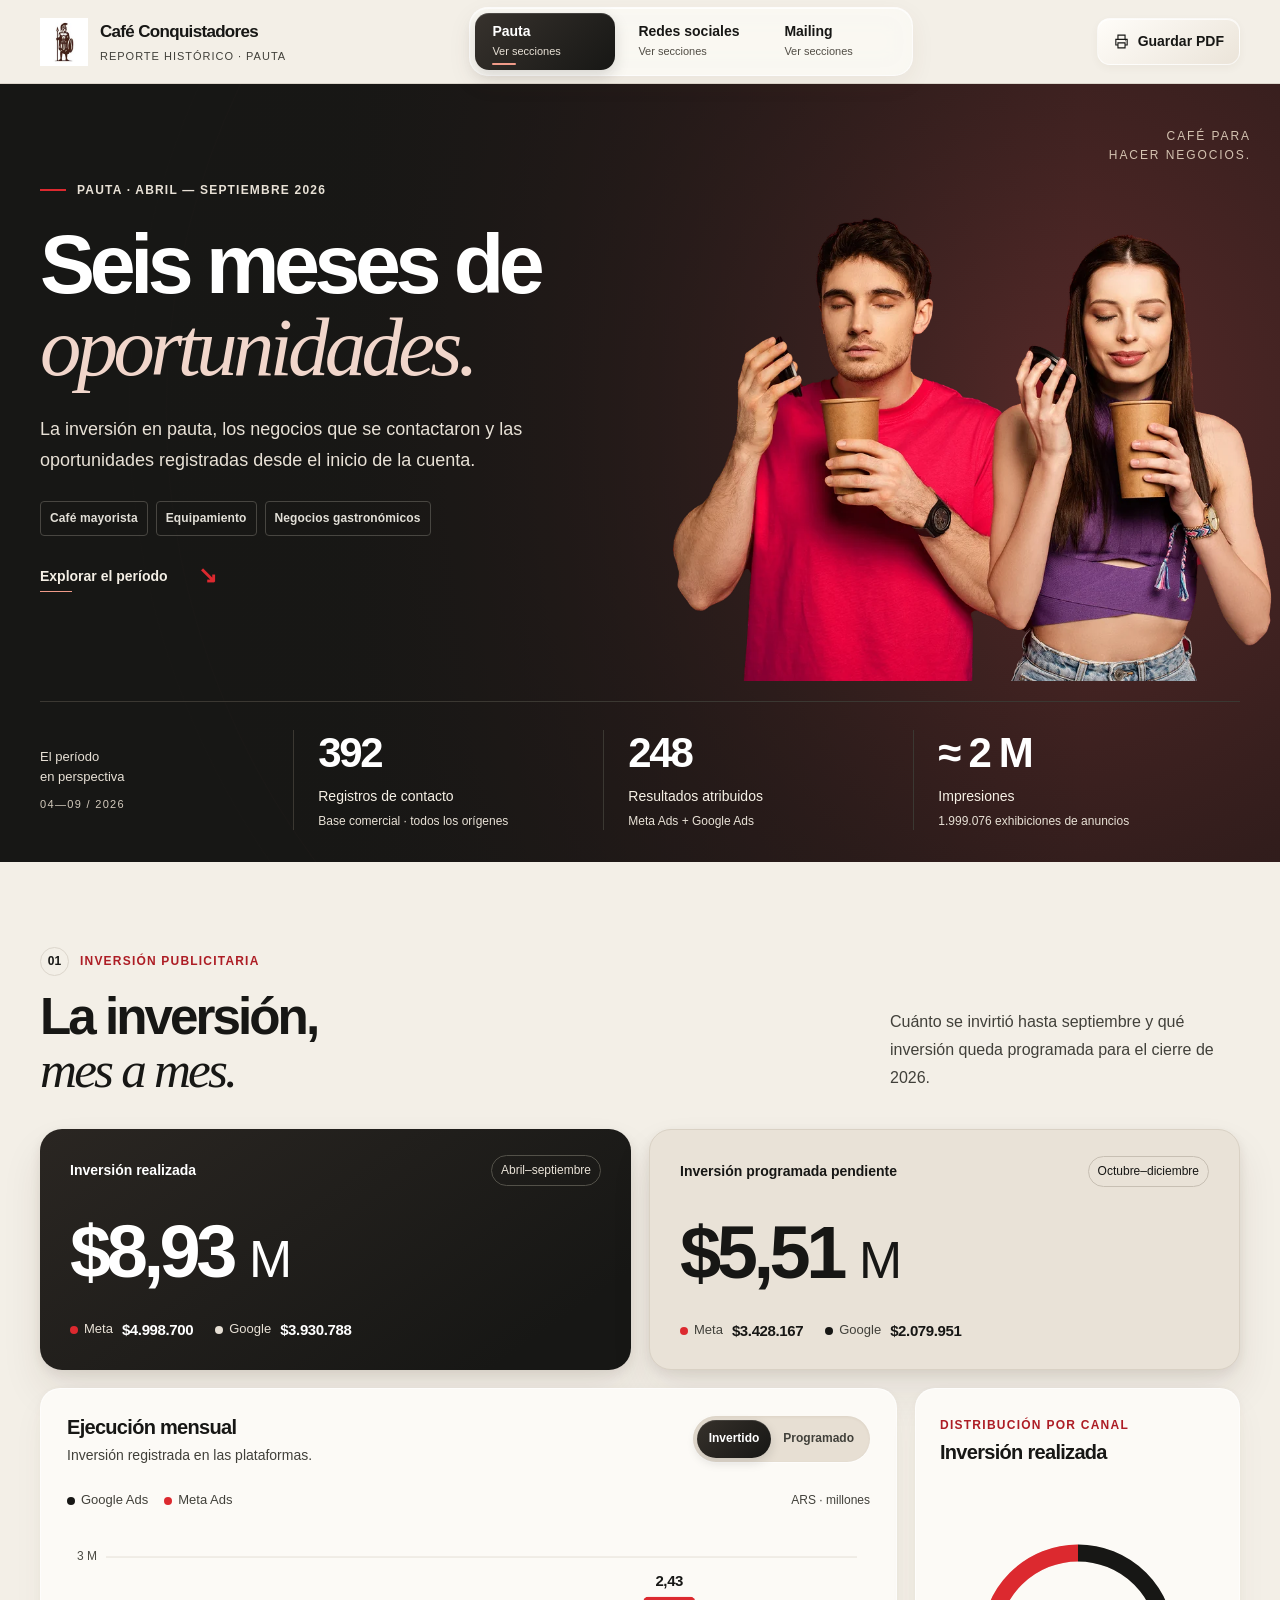
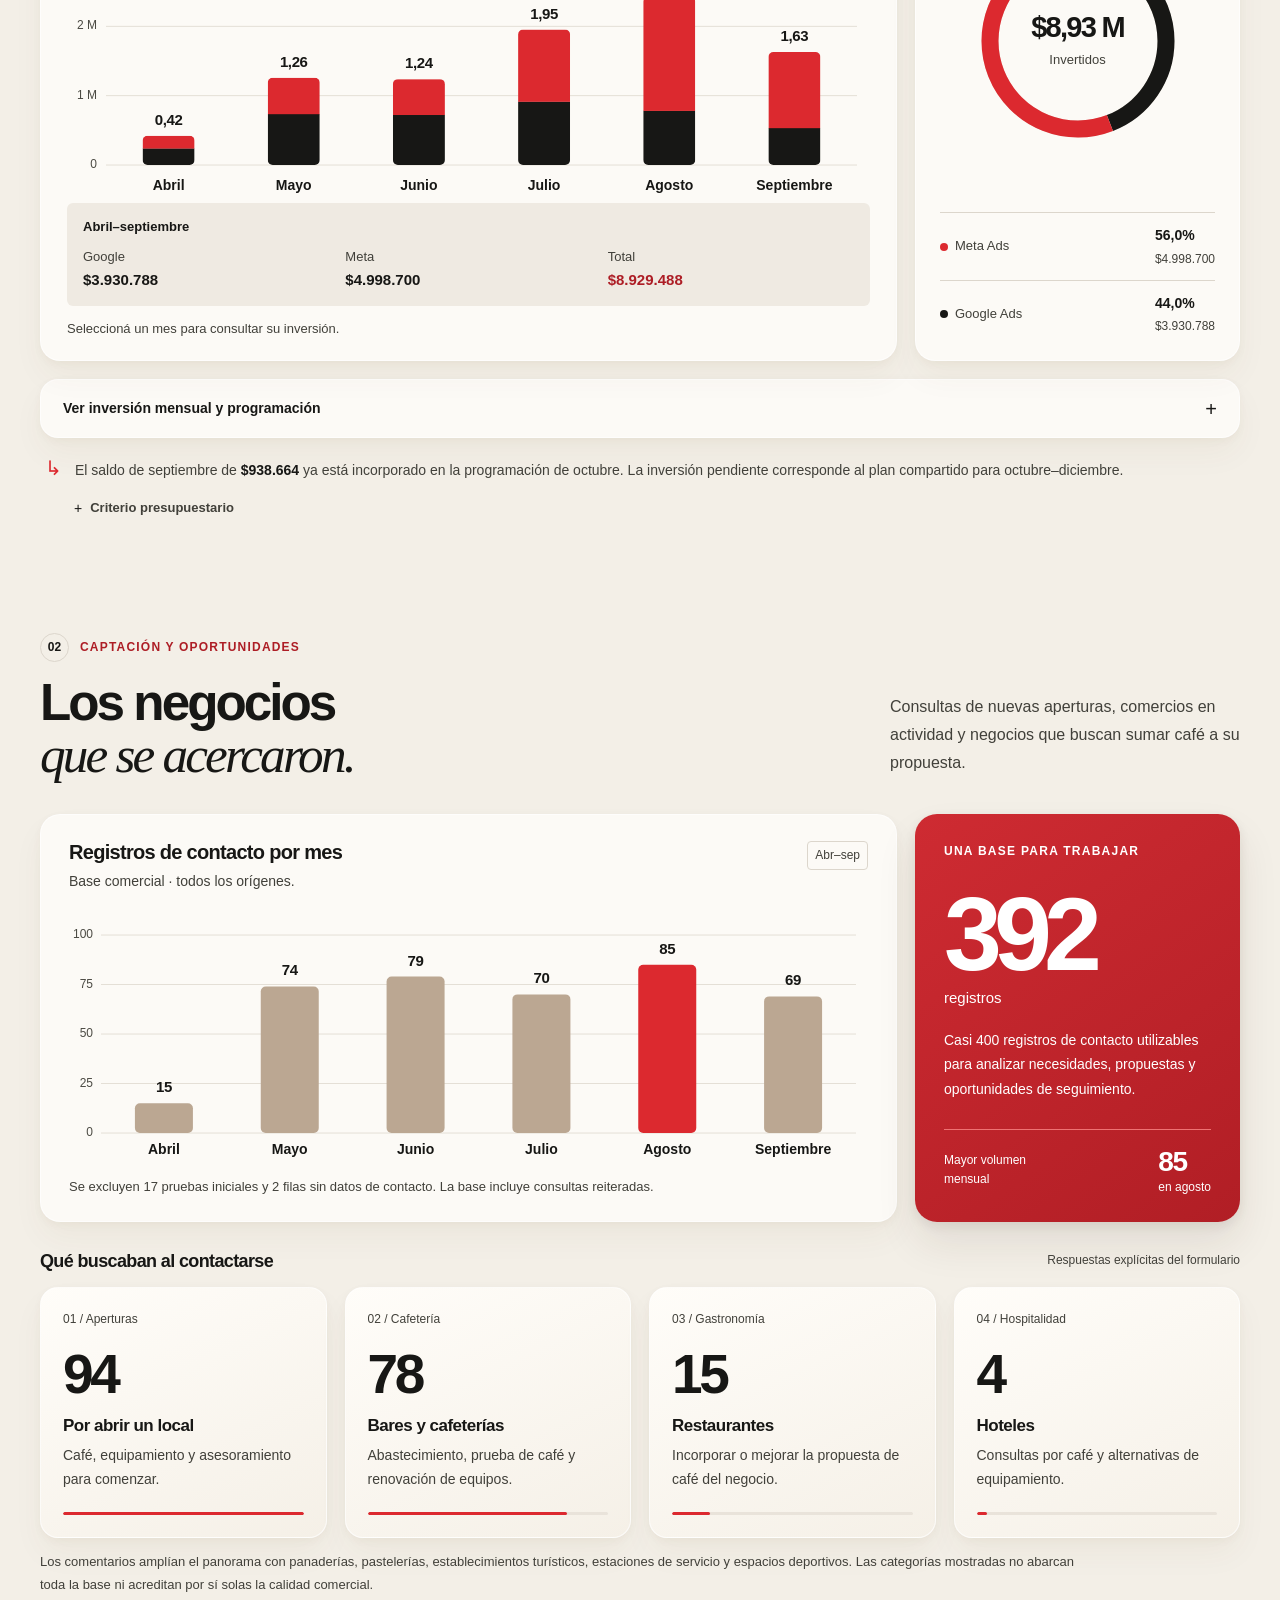
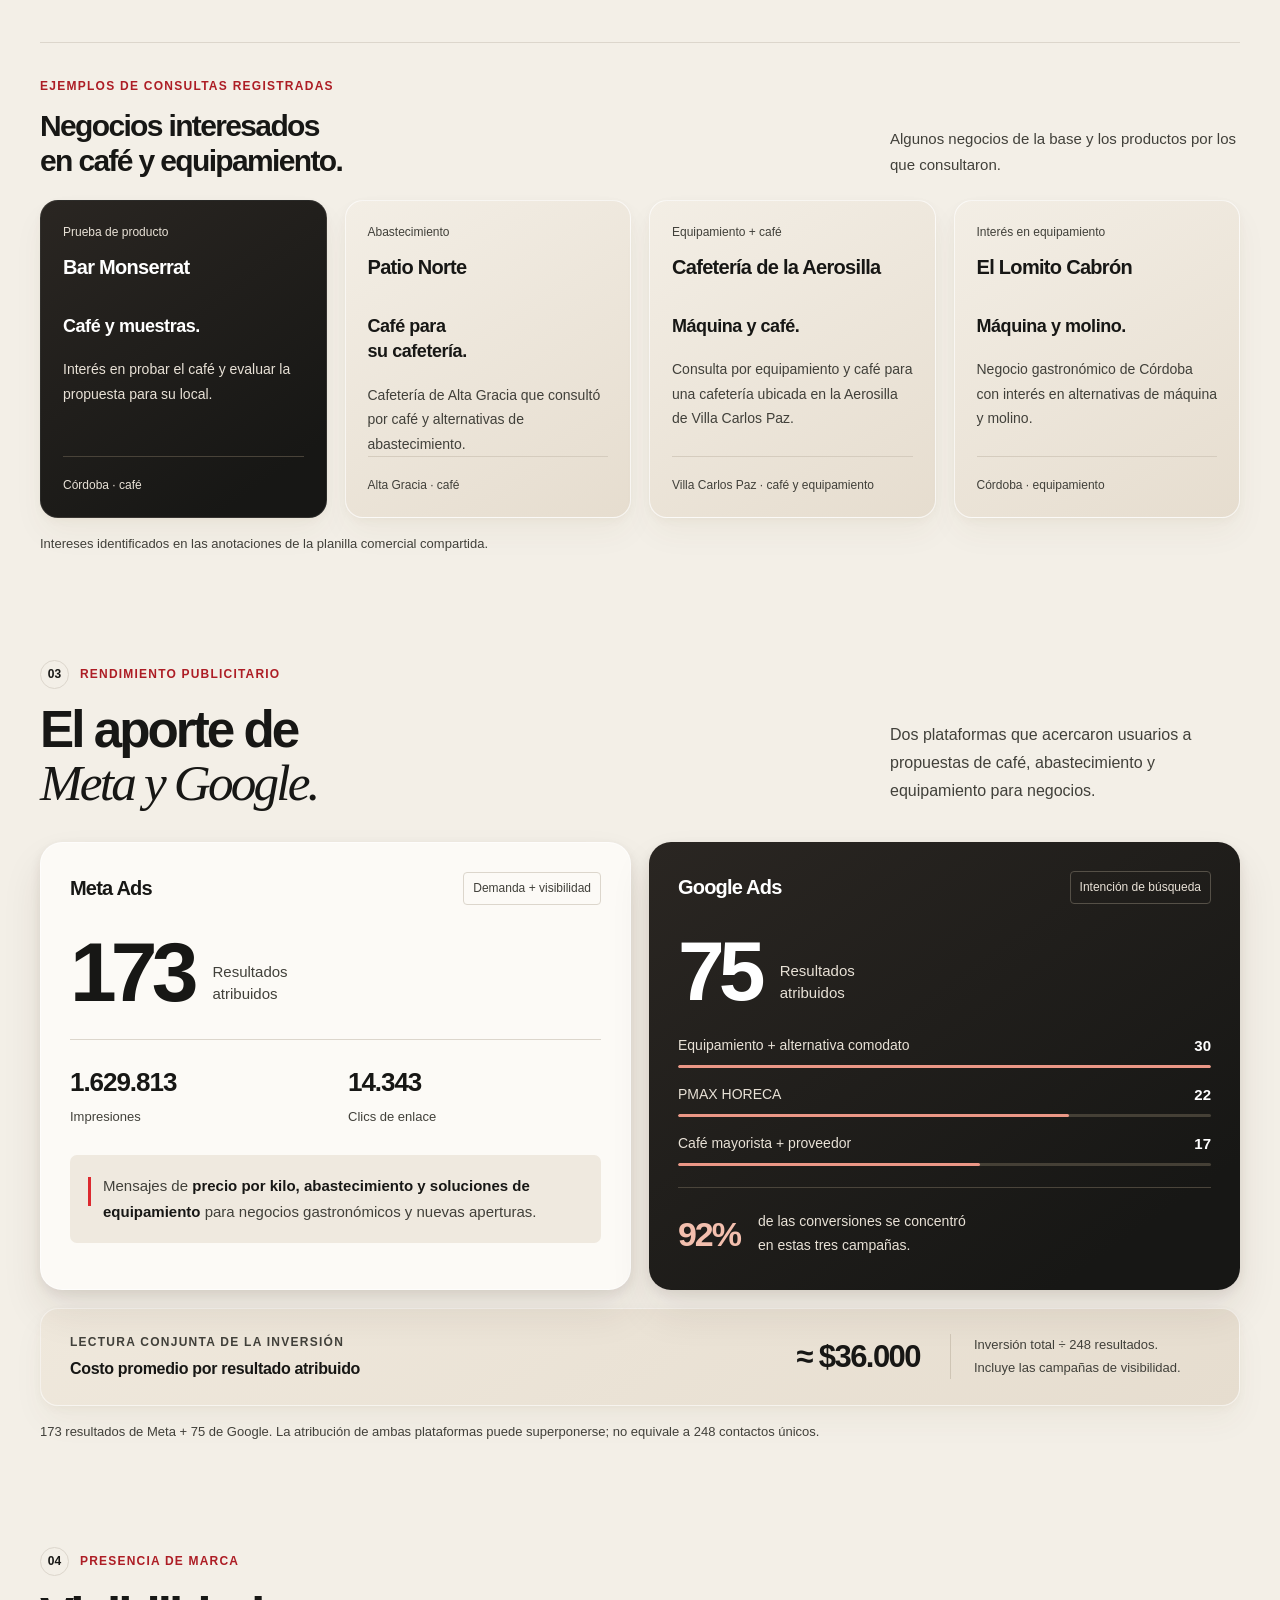
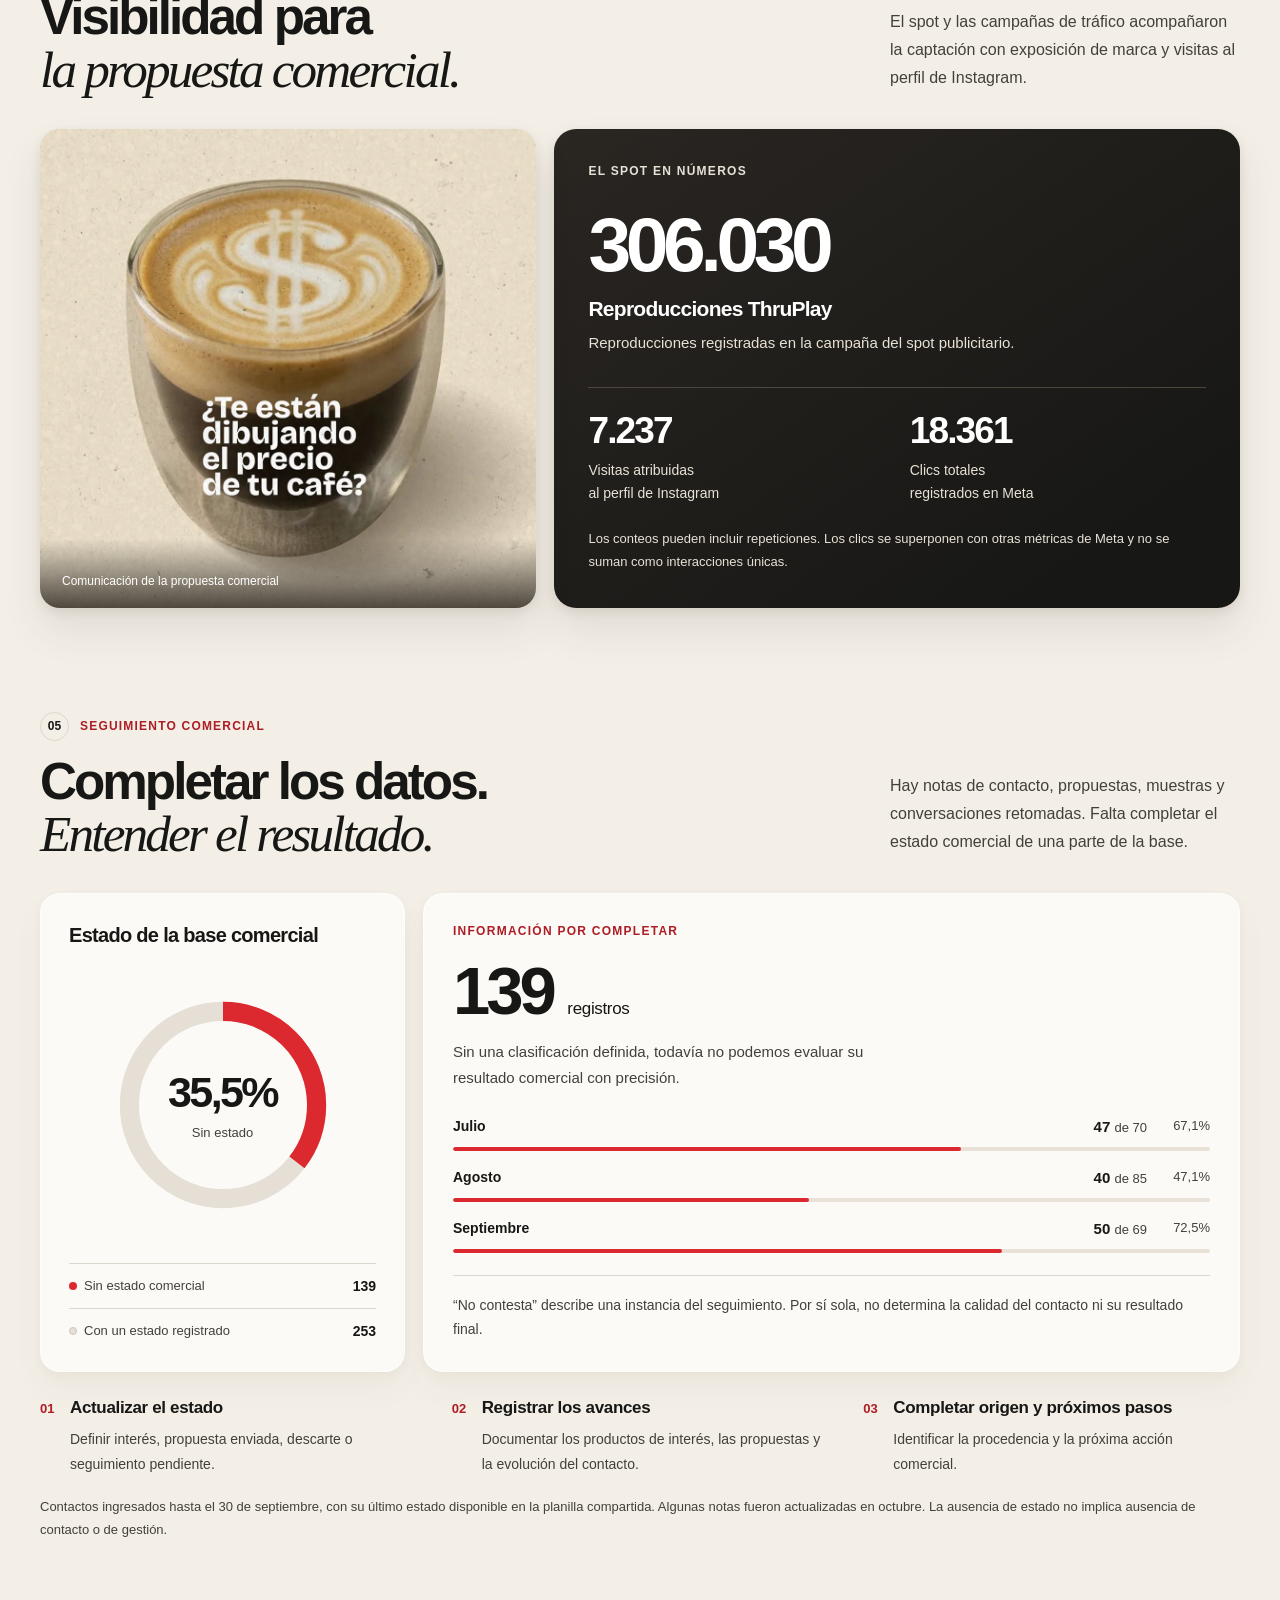
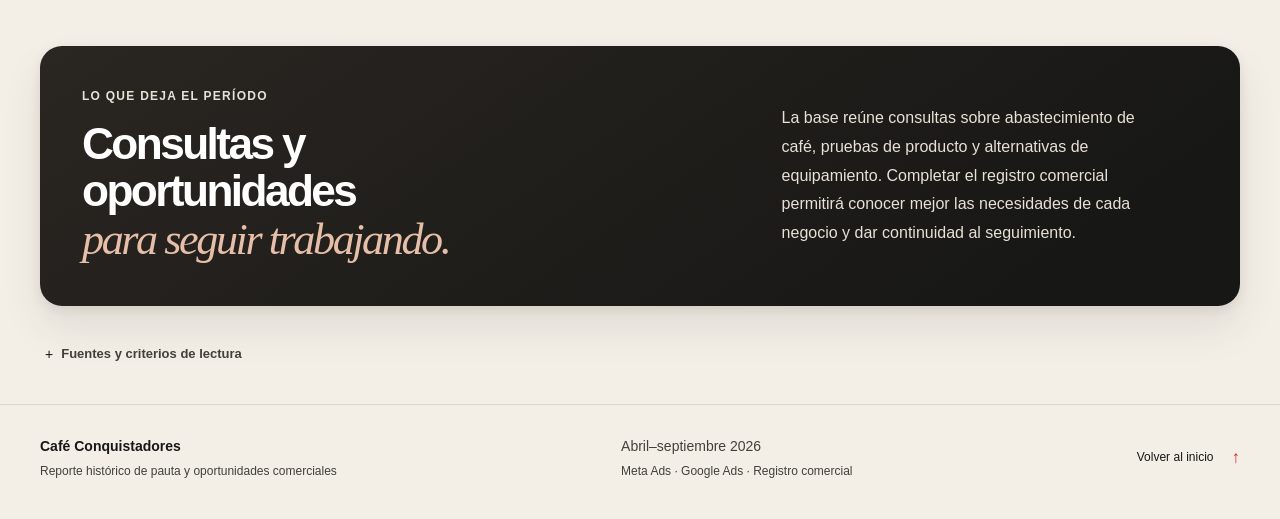
<file: index.html>
<!doctype html>
<html lang="es-AR" class="no-js">
<head>
  <meta charset="utf-8">
  <meta name="viewport" content="width=device-width, initial-scale=1">
  <meta name="description" content="Reporte histórico de Café Conquistadores. Inversión publicitaria, consultas comerciales, productos de interés y visibilidad de marca entre abril y septiembre de 2026.">
  <meta name="robots" content="noindex, nofollow">
  <meta name="theme-color" content="#171715">
  <title>Pauta · Café Conquistadores · Reporte histórico 2026</title>
  <link rel="stylesheet" href="styles.css">
  <script src="site.js" defer></script>
  <script src="report.js" defer></script>
</head>
<body class="report-shell" data-report="paid">
  <a class="skip-link" href="#contenido">Ir al reporte</a>
  <header class="site-header">
    <div class="container header-inner">
      <a class="brand" href="index.html#inicio" aria-label="Café Conquistadores, inicio del reporte de pauta">
        <span class="brand-mark"><span class="brand-fallback" aria-hidden="true">CC</span><img src="assets/logo-conquistadores.png" alt="" width="48" height="48" data-optional-asset></span>
        <span class="brand-name">Café Conquistadores<small>Reporte histórico · Pauta</small></span>
      </a>
      <nav class="report-navigation" aria-label="Reportes históricos">
        <div class="report-menu is-active" data-report-menu>
          <button class="nav-page-link nav-toggle" type="button" aria-label="Ver secciones de Pauta" aria-current="page" aria-expanded="false" aria-controls="nav-paid"><span class="nav-page-name">Pauta</span><span class="nav-page-caption">Ver secciones</span></button>
          <div class="nav-dropdown" id="nav-paid" hidden>
            <p class="nav-dropdown-label">Pauta · abril–septiembre</p>
            <a class="nav-overview-link" href="index.html">Ver el reporte completo</a>
            <a href="index.html#inicio">Resumen del período</a>
            <a href="index.html#presupuesto">Inversión</a>
            <a href="index.html#leads">Contactos y consultas</a>
            <a href="index.html#canales">Meta y Google</a>
            <a href="index.html#visibilidad">Visibilidad de marca</a>
            <a href="index.html#seguimiento">Seguimiento comercial</a>
          </div>
        </div>
        <div class="report-menu" data-report-menu>
          <button class="nav-page-link nav-toggle" type="button" aria-label="Ver secciones de Redes sociales" aria-expanded="false" aria-controls="nav-social"><span class="nav-page-name">Redes sociales</span><span class="nav-page-caption">Ver secciones</span></button>
          <div class="nav-dropdown" id="nav-social" hidden>
            <p class="nav-dropdown-label">Redes sociales · abr–oct</p>
            <a class="nav-overview-link" href="redes-sociales.html">Ver el reporte completo</a>
            <a href="redes-sociales.html#resumen-redes">Panorama de las cuentas</a>
            <a href="redes-sociales.html#instagram">Instagram</a>
            <a href="redes-sociales.html#facebook">Facebook</a>
            <a href="redes-sociales.html#trafico-redes">Tráfico y comunidad</a>
            <a href="redes-sociales.html#lectura-redes">Lectura del período</a>
          </div>
        </div>
        <div class="report-menu" data-report-menu>
          <button class="nav-page-link nav-toggle" type="button" aria-label="Ver secciones de Mailing" aria-expanded="false" aria-controls="nav-mailing"><span class="nav-page-name">Mailing</span><span class="nav-page-caption">Ver secciones</span></button>
          <div class="nav-dropdown" id="nav-mailing" hidden>
            <p class="nav-dropdown-label">Mailing · octubre 2026</p>
            <a class="nav-overview-link" href="mailing.html">Ver el reporte completo</a>
            <a href="mailing.html#secuencia-mailing">La secuencia</a>
            <a href="mailing.html#resultados-mailing">Resultados por email</a>
            <a href="mailing.html#aperturas-mailing">Comparación de métricas</a>
            <a href="mailing.html#continuidad-mailing">Próximos pasos</a>
          </div>
        </div>
      </nav>
      <nav class="report-fallback-nav no-js-only" aria-label="Reportes históricos sin JavaScript"><a href="index.html" aria-current="page">Pauta</a><a href="redes-sociales.html">Redes sociales</a><a href="mailing.html">Mailing</a></nav>
      <button class="print-button" type="button" id="print-report" aria-label="Guardar o imprimir el reporte como PDF">
        <svg viewBox="0 0 24 24" width="17" height="17" fill="none" stroke="currentColor" stroke-width="1.6" aria-hidden="true"><path d="M7 8V3h10v5M7 17H4V9h16v8h-3M7 14h10v7H7z"/><path d="M17 11h1"/></svg>
        <span>Guardar PDF</span>
      </button>
    </div>
    <div class="reading-progress" aria-hidden="true"><span id="reading-progress"></span></div>
  </header>

  <main id="contenido">
    <section class="hero" id="inicio" aria-labelledby="hero-title">
      <div class="container hero-inner">
        <div class="hero-copy">
          <p class="eyebrow light"><span class="small-line"></span>Pauta · abril — septiembre 2026</p>
          <h1 id="hero-title">Seis meses de<br><em>oportunidades.</em></h1>
          <p class="hero-description">La inversión en pauta, los negocios que se contactaron y las oportunidades registradas desde el inicio de la cuenta.</p>
          <div class="hero-tags"><span>Café mayorista</span><span>Equipamiento</span><span>Negocios gastronómicos</span></div>
          <a class="hero-link" href="#presupuesto">Explorar el período <span aria-hidden="true">↘</span></a>
        </div>
        <div class="hero-art" aria-hidden="true">
          <div class="hero-orbit"></div>
          <span class="art-label">Café para<br>hacer negocios.</span>
          <img src="assets/brand-people.webp" alt="" width="1100" height="793" fetchpriority="high" data-optional-asset>
        </div>
      </div>
      <div class="container hero-bottom">
        <div class="hero-bottom-intro"><span>El período<br>en perspectiva</span><span class="index-mark">04—09 / 2026</span></div>
        <div class="hero-stat"><strong>392</strong><span>Registros de contacto<small>Base comercial · todos los orígenes</small></span></div>
        <div class="hero-stat"><strong>248</strong><span>Resultados atribuidos<small>Meta Ads + Google Ads</small></span></div>
        <div class="hero-stat"><strong>≈ 2 M</strong><span>Impresiones<small>1.999.076 exhibiciones de anuncios</small></span></div>
      </div>
    </section>

    <div class="container report-body">
      <section class="report-section" id="presupuesto" aria-labelledby="budget-title">
        <div class="section-heading">
          <div><p class="eyebrow"><span class="section-number">01</span>Inversión publicitaria</p><h2 id="budget-title">La inversión,<br><em>mes a mes.</em></h2></div>
          <p class="section-intro">Cuánto se invirtió hasta septiembre y qué inversión queda programada para el cierre de 2026.</p>
        </div>
        <div class="budget-totals">
          <article class="total-card total-dark">
            <div class="total-card-top"><span>Inversión realizada</span><span class="period-pill">Abril–septiembre</span></div>
            <strong class="headline-number">$8,93 <span>M</span></strong>
            <div class="platform-totals"><span><i class="dot meta-dot"></i>Meta <b>$4.998.700</b></span><span><i class="dot google-light-dot"></i>Google <b>$3.930.788</b></span></div>
          </article>
          <article class="total-card total-plan">
            <div class="total-card-top"><span>Inversión programada pendiente</span><span class="period-pill">Octubre–diciembre</span></div>
            <strong class="headline-number">$5,51 <span>M</span></strong>
            <div class="platform-totals"><span><i class="dot meta-dot"></i>Meta <b>$3.428.167</b></span><span><i class="dot google-dot"></i>Google <b>$2.079.951</b></span></div>
          </article>
        </div>
        <div class="budget-chart-layout chart-js">
          <figure class="panel investment-panel">
            <div class="panel-heading">
              <div><h3 id="investment-chart-title">Ejecución mensual</h3><p id="investment-chart-subtitle">Inversión registrada en las plataformas.</p></div>
              <div class="segmented-control" role="tablist" aria-label="Período de inversión">
                <button type="button" role="tab" id="tab-actual" aria-selected="true" aria-controls="budget-chart-panel" data-budget-view="actual">Invertido</button>
                <button type="button" role="tab" id="tab-planned" aria-selected="false" aria-controls="budget-chart-panel" tabindex="-1" data-budget-view="planned">Programado</button>
              </div>
            </div>
            <div id="budget-chart-panel" role="tabpanel" aria-labelledby="tab-actual">
              <div class="chart-legend"><span><i class="dot google-dot"></i>Google Ads</span><span><i class="dot meta-dot"></i>Meta Ads</span><span class="legend-unit">ARS · millones</span></div>
              <div class="svg-chart" id="investment-chart"></div>
              <div class="chart-readout" id="budget-readout" aria-live="polite"><span class="readout-period">Abril–septiembre</span><span>Google <b>$3.930.788</b></span><span>Meta <b>$4.998.700</b></span><span class="readout-total">Total <b>$8.929.488</b></span></div>
              <figcaption class="chart-caption">Seleccioná un mes para consultar su inversión.</figcaption>
            </div>
          </figure>
          <figure class="panel distribution-panel">
            <div><p class="eyebrow small">Distribución por canal</p><h3 id="distribution-title">Inversión realizada</h3></div>
            <div class="donut-wrap" id="investment-donut"><span class="donut-center"><strong id="donut-total">$8,93 M</strong><small id="donut-label">Invertidos</small></span></div>
            <figcaption class="donut-legend" id="investment-donut-legend"></figcaption>
          </figure>
        </div>
        <details class="monthly-table">
          <summary><span>Ver inversión mensual y programación</span><span class="details-sign" aria-hidden="true">+</span></summary>
          <div class="table-scroll">
            <table class="data-table">
              <caption>Inversión realizada · abril a septiembre de 2026</caption>
              <thead><tr><th scope="col">Mes</th><th scope="col">Google Ads</th><th scope="col">Meta Ads</th><th scope="col">Total</th></tr></thead>
              <tbody>
                <tr><th scope="row">Abril</th><td>$240.187</td><td>$181.730</td><td>$421.917</td></tr>
                <tr><th scope="row">Mayo</th><td>$735.785</td><td>$523.209</td><td>$1.258.993</td></tr>
                <tr><th scope="row">Junio</th><td>$723.848</td><td>$514.250</td><td>$1.238.098</td></tr>
                <tr><th scope="row">Julio</th><td>$914.173</td><td>$1.039.404</td><td>$1.953.577</td></tr>
                <tr><th scope="row">Agosto</th><td>$782.737</td><td>$1.644.480</td><td>$2.427.217</td></tr>
                <tr><th scope="row">Septiembre</th><td>$534.057</td><td>$1.095.628</td><td>$1.629.686</td></tr>
              </tbody>
              <tfoot><tr><th scope="row">Acumulado</th><td>$3.930.788</td><td>$4.998.700</td><td>$8.929.488</td></tr></tfoot>
            </table>
            <table class="data-table future-table">
              <caption>Inversión programada pendiente · octubre a diciembre de 2026</caption>
              <thead><tr><th scope="col">Mes</th><th scope="col">Google Ads</th><th scope="col">Meta Ads</th><th scope="col">Total</th></tr></thead>
              <tbody>
                <tr><th scope="row">Octubre</th><td>$920.531</td><td>$1.394.097</td><td>$2.314.628</td></tr>
                <tr><th scope="row">Noviembre</th><td>$579.710</td><td>$1.017.035</td><td>$1.596.745</td></tr>
                <tr><th scope="row">Diciembre</th><td>$579.710</td><td>$1.017.035</td><td>$1.596.745</td></tr>
              </tbody>
              <tfoot><tr><th scope="row">Programado</th><td>$2.079.951</td><td>$3.428.167</td><td>$5.508.118</td></tr></tfoot>
            </table>
            <p class="source-note">Importes redondeados a pesos. Los totales se calculan sobre los valores originales; puede haber diferencias mínimas de redondeo.</p>
          </div>
        </details>
        <div class="budget-context"><span class="context-icon" aria-hidden="true">↳</span><p>El saldo de septiembre de <strong>$938.664</strong> ya está incorporado en la programación de octubre. La inversión pendiente corresponde al plan compartido para octubre–diciembre.</p></div>
        <details class="method-details budget-method">
          <summary>Criterio presupuestario</summary>
          <p>La captura distingue un presupuesto global de $20.000.000 y $17.391.304 de “inversión al medio”. La ejecución en plataformas y la programación pendiente se presentan por separado. Para definir el saldo definitivo contra el presupuesto global, resta conciliar los gastos y ajustes que contempla esa planificación.</p>
        </details>
      </section>

      <section class="report-section" id="leads" aria-labelledby="leads-title">
        <div class="section-heading">
          <div><p class="eyebrow"><span class="section-number">02</span>Captación y oportunidades</p><h2 id="leads-title">Los negocios<br><em>que se acercaron.</em></h2></div>
          <p class="section-intro">Consultas de nuevas aperturas, comercios en actividad y negocios que buscan sumar café a su propuesta.</p>
        </div>
        <div class="contacts-layout">
          <figure class="panel contacts-panel">
            <div class="panel-heading"><div><h3>Registros de contacto por mes</h3><p>Base comercial · todos los orígenes.</p></div><span class="mini-badge">Abr–sep</span></div>
            <div class="svg-chart chart-js" id="contacts-chart"></div>
            <div class="contacts-text-fallback no-js-only"><span>Abril <b>15</b></span><span>Mayo <b>74</b></span><span>Junio <b>79</b></span><span>Julio <b>70</b></span><span>Agosto <b>85</b></span><span>Septiembre <b>69</b></span></div>
            <figcaption class="chart-caption">Se excluyen 17 pruebas iniciales y 2 filas sin datos de contacto. La base incluye consultas reiteradas.</figcaption>
          </figure>
          <article class="contact-total">
            <p class="eyebrow light small">Una base para trabajar</p>
            <strong class="contact-number">392<span>registros</span></strong>
            <p>Casi 400 registros de contacto utilizables para analizar necesidades, propuestas y oportunidades de seguimiento.</p>
            <div class="contact-total-bottom"><span>Mayor volumen mensual</span><strong>85 <small>en agosto</small></strong></div>
          </article>
        </div>
        <div class="profiles-heading"><h3>Qué buscaban al contactarse</h3><span>Respuestas explícitas del formulario</span></div>
        <div class="profile-grid">
          <article class="profile-card"><span class="profile-index">01 / Aperturas</span><strong>94</strong><h4>Por abrir un local</h4><p>Café, equipamiento y asesoramiento para comenzar.</p><div class="profile-track" aria-hidden="true"><span style="width:100%"></span></div></article>
          <article class="profile-card"><span class="profile-index">02 / Cafetería</span><strong>78</strong><h4>Bares y cafeterías</h4><p>Abastecimiento, prueba de café y renovación de equipos.</p><div class="profile-track" aria-hidden="true"><span style="width:82.98%"></span></div></article>
          <article class="profile-card"><span class="profile-index">03 / Gastronomía</span><strong>15</strong><h4>Restaurantes</h4><p>Incorporar o mejorar la propuesta de café del negocio.</p><div class="profile-track" aria-hidden="true"><span style="width:15.96%"></span></div></article>
          <article class="profile-card"><span class="profile-index">04 / Hospitalidad</span><strong>4</strong><h4>Hoteles</h4><p>Consultas por café y alternativas de equipamiento.</p><div class="profile-track" aria-hidden="true"><span style="width:4.26%"></span></div></article>
        </div>
        <p class="source-note profiles-note">Los comentarios amplían el panorama con panaderías, pastelerías, establecimientos turísticos, estaciones de servicio y espacios deportivos. Las categorías mostradas no abarcan toda la base ni acreditan por sí solas la calidad comercial.</p>

        <div class="commercial-block" id="resultados">
          <div class="commercial-heading"><p class="eyebrow small">Ejemplos de consultas registradas</p><h3>Negocios interesados<br>en café y equipamiento.</h3><p>Algunos negocios de la base y los productos por los que consultaron.</p></div>
          <div class="cases-grid">
            <article class="case-card featured-case"><span class="case-type">Prueba de producto</span><h4>Bar Monserrat</h4><p class="case-main-result">Café y muestras.</p><p>Interés en probar el café y evaluar la propuesta para su local.</p><span class="case-footnote">Córdoba · café</span></article>
            <article class="case-card"><span class="case-type">Abastecimiento</span><h4>Patio Norte</h4><p class="case-main-result">Café para<br>su cafetería.</p><p>Cafetería de Alta Gracia que consultó por café y alternativas de abastecimiento.</p><span class="case-footnote">Alta Gracia · café</span></article>
            <article class="case-card"><span class="case-type">Equipamiento + café</span><h4>Cafetería de la Aerosilla</h4><p class="case-main-result">Máquina y café.</p><p>Consulta por equipamiento y café para una cafetería ubicada en la Aerosilla de Villa Carlos Paz.</p><span class="case-footnote">Villa Carlos Paz · café y equipamiento</span></article>
            <article class="case-card"><span class="case-type">Interés en equipamiento</span><h4>El Lomito Cabrón</h4><p class="case-main-result">Máquina y molino.</p><p>Negocio gastronómico de Córdoba con interés en alternativas de máquina y molino.</p><span class="case-footnote">Córdoba · equipamiento</span></article>
          </div>
          <p class="source-note commercial-note">Intereses identificados en las anotaciones de la planilla comercial compartida.</p>
        </div>
      </section>

      <section class="report-section" id="canales" aria-labelledby="channels-title">
        <div class="section-heading">
          <div><p class="eyebrow"><span class="section-number">03</span>Rendimiento publicitario</p><h2 id="channels-title">El aporte de<br><em>Meta y Google.</em></h2></div>
          <p class="section-intro">Dos plataformas que acercaron usuarios a propuestas de café, abastecimiento y equipamiento para negocios.</p>
        </div>
        <div class="channel-grid">
          <article class="panel channel-card">
            <div class="channel-top"><span class="channel-name">Meta Ads</span><span class="channel-badge">Demanda + visibilidad</span></div>
            <div class="channel-result"><strong>173</strong><span>Resultados<br>atribuidos</span></div>
            <div class="channel-metrics"><div><strong>1.629.813</strong><span>Impresiones</span></div><div><strong>14.343</strong><span>Clics de enlace</span></div></div>
            <div class="channel-insight"><span class="insight-line"></span><p>Mensajes de <strong>precio por kilo, abastecimiento y soluciones de equipamiento</strong> para negocios gastronómicos y nuevas aperturas.</p></div>
          </article>
          <article class="channel-card google-card">
            <div class="channel-top"><span class="channel-name">Google Ads</span><span class="channel-badge">Intención de búsqueda</span></div>
            <div class="channel-result"><strong>75</strong><span>Resultados<br>atribuidos</span></div>
            <div class="ranking">
              <div class="rank-row"><span>Equipamiento + alternativa comodato</span><strong>30</strong><div class="rank-track" aria-hidden="true"><i style="width:100%"></i></div></div>
              <div class="rank-row"><span>PMAX HORECA</span><strong>22</strong><div class="rank-track" aria-hidden="true"><i style="width:73.33%"></i></div></div>
              <div class="rank-row"><span>Café mayorista + proveedor</span><strong>17</strong><div class="rank-track" aria-hidden="true"><i style="width:56.67%"></i></div></div>
            </div>
            <div class="google-insight"><strong>92%</strong><p>de las conversiones se concentró<br>en estas tres campañas.</p></div>
          </article>
        </div>
        <div class="blended-cost"><div><span class="eyebrow small">Lectura conjunta de la inversión</span><h3>Costo promedio por resultado atribuido</h3></div><strong>≈ $36.000</strong><p>Inversión total ÷ 248 resultados.<br>Incluye las campañas de visibilidad.</p></div>
        <p class="source-note">173 resultados de Meta + 75 de Google. La atribución de ambas plataformas puede superponerse; no equivale a 248 contactos únicos.</p>
      </section>

      <section class="report-section" id="visibilidad" aria-labelledby="visibility-title">
        <div class="section-heading">
          <div><p class="eyebrow"><span class="section-number">04</span>Presencia de marca</p><h2 id="visibility-title">Visibilidad para<br><em>la propuesta comercial.</em></h2></div>
          <p class="section-intro">El spot y las campañas de tráfico acompañaron la captación con exposición de marca y visitas al perfil de Instagram.</p>
        </div>
        <div class="visibility-layout">
          <figure class="brand-creative"><img src="assets/brand-coffee.webp" alt="Pieza de Café Conquistadores con el mensaje: ¿Te están dibujando el precio de tu café?" width="1302" height="1006" loading="lazy" data-optional-asset><figcaption>Comunicación de la propuesta comercial</figcaption><span class="creative-fallback" aria-hidden="true">Café.<br>Marca.<br>Presencia.</span></figure>
          <article class="visibility-card">
            <p class="eyebrow light small">El spot en números</p>
            <strong class="video-number">306.030</strong><h3>Reproducciones ThruPlay</h3>
            <p>Reproducciones registradas en la campaña del spot publicitario.</p>
            <div class="visibility-secondary"><div><strong>7.237</strong><span>Visitas atribuidas<br>al perfil de Instagram</span></div><div><strong>18.361</strong><span>Clics totales<br>registrados en Meta</span></div></div>
            <p class="visibility-note">Los conteos pueden incluir repeticiones. Los clics se superponen con otras métricas de Meta y no se suman como interacciones únicas.</p>
          </article>
        </div>
      </section>

      <section class="report-section followup-section" id="seguimiento" aria-labelledby="followup-title">
        <div class="section-heading">
          <div><p class="eyebrow"><span class="section-number">05</span>Seguimiento comercial</p><h2 id="followup-title">Completar los datos.<br><em>Entender el resultado.</em></h2></div>
          <p class="section-intro">Hay notas de contacto, propuestas, muestras y conversaciones retomadas. Falta completar el estado comercial de una parte de la base.</p>
        </div>
        <div class="followup-layout">
          <figure class="panel followup-donut-panel">
            <h3>Estado de la base comercial</h3>
            <div class="donut-wrap followup-donut" role="img" aria-label="139 de 392 registros no tienen estado comercial, el 35,5%. 253 tienen un estado, el 64,5%.">
              <svg viewBox="0 0 220 220" aria-hidden="true"><circle cx="110" cy="110" r="88" fill="none" stroke="#e5dfd5" stroke-width="18"/><circle cx="110" cy="110" r="88" fill="none" stroke="#dc292f" stroke-width="18" stroke-dasharray="196.06 356.86" transform="rotate(-90 110 110)" stroke-linecap="butt"/></svg>
              <span class="donut-center"><strong>35,5%</strong><small>Sin estado</small></span>
            </div>
            <figcaption class="donut-legend"><div><span><i class="dot meta-dot"></i>Sin estado comercial</span><strong>139</strong></div><div><span><i class="dot pending-dot"></i>Con un estado registrado</span><strong>253</strong></div></figcaption>
          </figure>
          <article class="panel followup-detail">
            <div class="followup-head"><p class="eyebrow small">Información por completar</p><strong>139 <span>registros</span></strong><p>Sin una clasificación definida, todavía no podemos evaluar su resultado comercial con precisión.</p></div>
            <div class="pending-months" aria-label="Registros sin estado por mes">
              <div class="pending-row"><span>Julio</span><strong>47 <small>de 70</small></strong><span class="pending-percent">67,1%</span><div class="pending-track" aria-hidden="true"><i style="width:67.14%"></i></div></div>
              <div class="pending-row"><span>Agosto</span><strong>40 <small>de 85</small></strong><span class="pending-percent">47,1%</span><div class="pending-track" aria-hidden="true"><i style="width:47.06%"></i></div></div>
              <div class="pending-row"><span>Septiembre</span><strong>50 <small>de 69</small></strong><span class="pending-percent">72,5%</span><div class="pending-track" aria-hidden="true"><i style="width:72.46%"></i></div></div>
            </div>
            <p class="followup-note">“No contesta” describe una instancia del seguimiento. Por sí sola, no determina la calidad del contacto ni su resultado final.</p>
          </article>
        </div>
        <div class="followup-actions">
          <article><span>01</span><h3>Actualizar el estado</h3><p>Definir interés, propuesta enviada, descarte o seguimiento pendiente.</p></article>
          <article><span>02</span><h3>Registrar los avances</h3><p>Documentar los productos de interés, las propuestas y la evolución del contacto.</p></article>
          <article><span>03</span><h3>Completar origen y próximos pasos</h3><p>Identificar la procedencia y la próxima acción comercial.</p></article>
        </div>
        <p class="source-note">Contactos ingresados hasta el 30 de septiembre, con su último estado disponible en la planilla compartida. Algunas notas fueron actualizadas en octubre. La ausencia de estado no implica ausencia de contacto o de gestión.</p>
      </section>

      <section class="closing" aria-labelledby="closing-title">
        <div><p class="eyebrow light small">Lo que deja el período</p><h2 id="closing-title">Consultas y<br>oportunidades<br><em>para seguir trabajando.</em></h2></div>
        <p>La base reúne consultas sobre abastecimiento de café, pruebas de producto y alternativas de equipamiento. Completar el registro comercial permitirá conocer mejor las necesidades de cada negocio y dar continuidad al seguimiento.</p>
      </section>
      <details class="method-details final-method">
        <summary>Fuentes y criterios de lectura</summary>
        <div class="method-grid">
          <div><h3>Pauta</h3><p>Extractos de Meta Ads y Google Ads, del 1 de abril al 30 de septiembre de 2026, contrastados con el dashboard de Mastermetrics. Los resultados atribuidos pueden superponerse entre plataformas.</p></div>
          <div><h3>Contactos</h3><p>Pestaña Landing de la planilla comercial. 411 registros fechados en abril–septiembre, menos 17 pruebas y 2 filas sin datos de contacto. Quedan 392 registros utilizables, antes de consolidar reiteraciones.</p></div>
          <div><h3>Casos de consulta</h3><p>Ejemplos identificados en las anotaciones de la planilla comercial, con foco en los negocios que consultaron y sus productos de interés.</p></div>
          <div><h3>Presupuesto</h3><p>Inversión realizada según plataformas. Programación de octubre–diciembre según la captura compartida, con el saldo de septiembre incluido en octubre. La conciliación definitiva con el presupuesto global queda pendiente.</p></div>
        </div>
      </details>
    </div>
  </main>
  <footer class="site-footer"><div class="container footer-inner"><div class="footer-brand">Café Conquistadores<span>Reporte histórico de pauta y oportunidades comerciales</span></div><div>Abril–septiembre 2026<span>Meta Ads · Google Ads · Registro comercial</span></div><a href="#inicio">Volver al inicio <span aria-hidden="true">↑</span></a></div></footer>
</body>
</html>
</file>
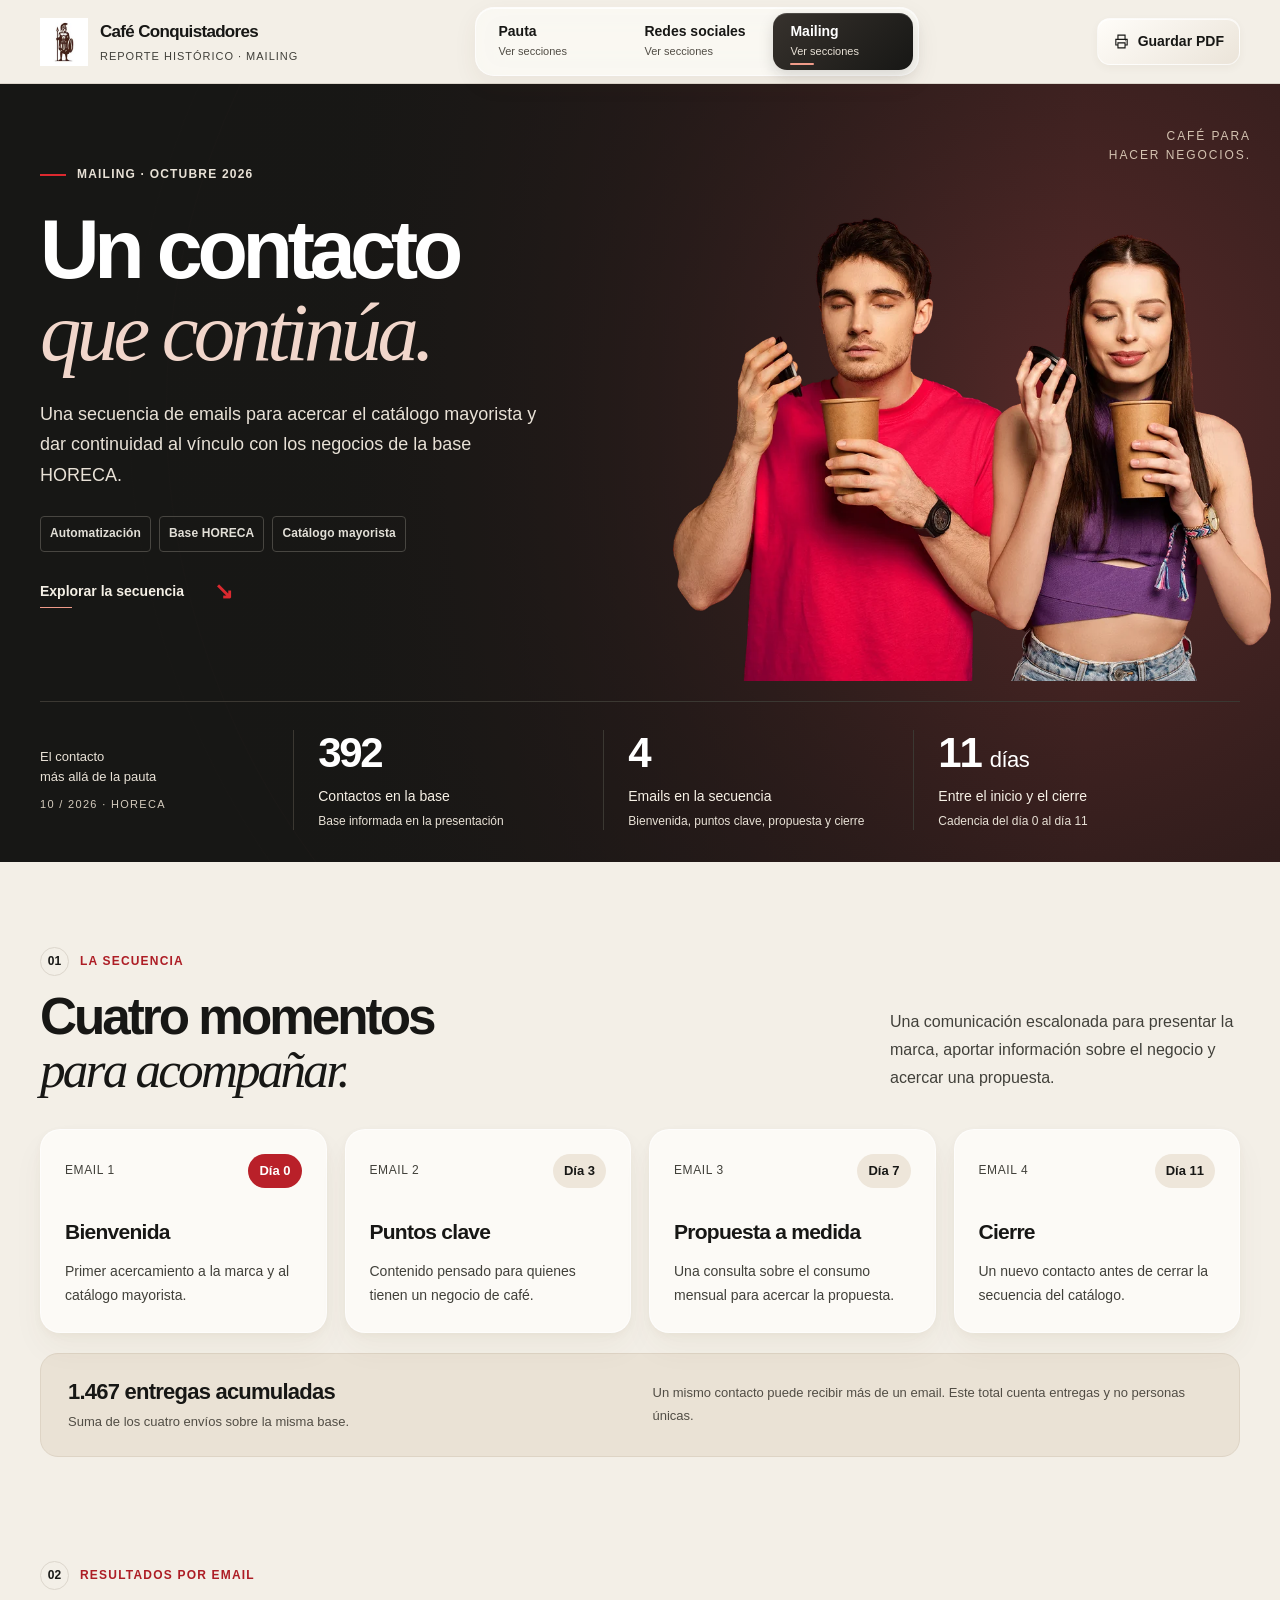
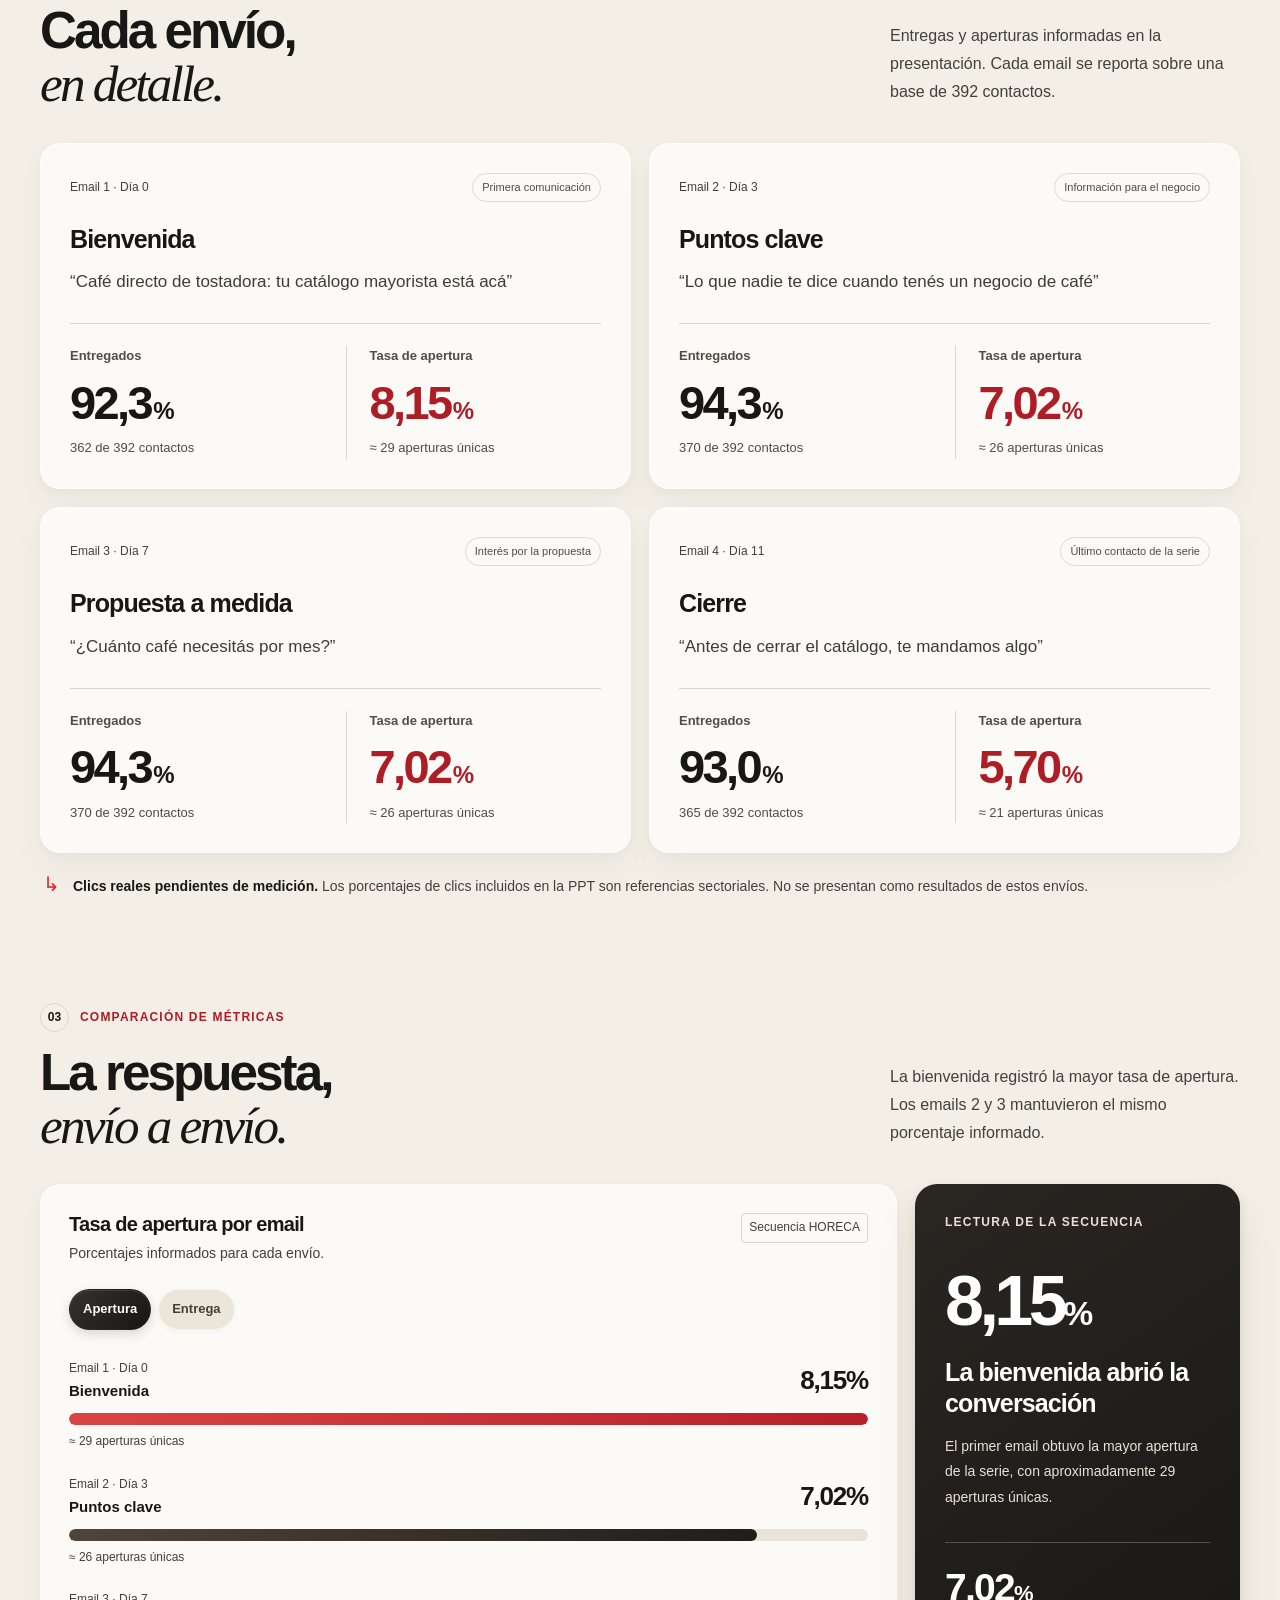
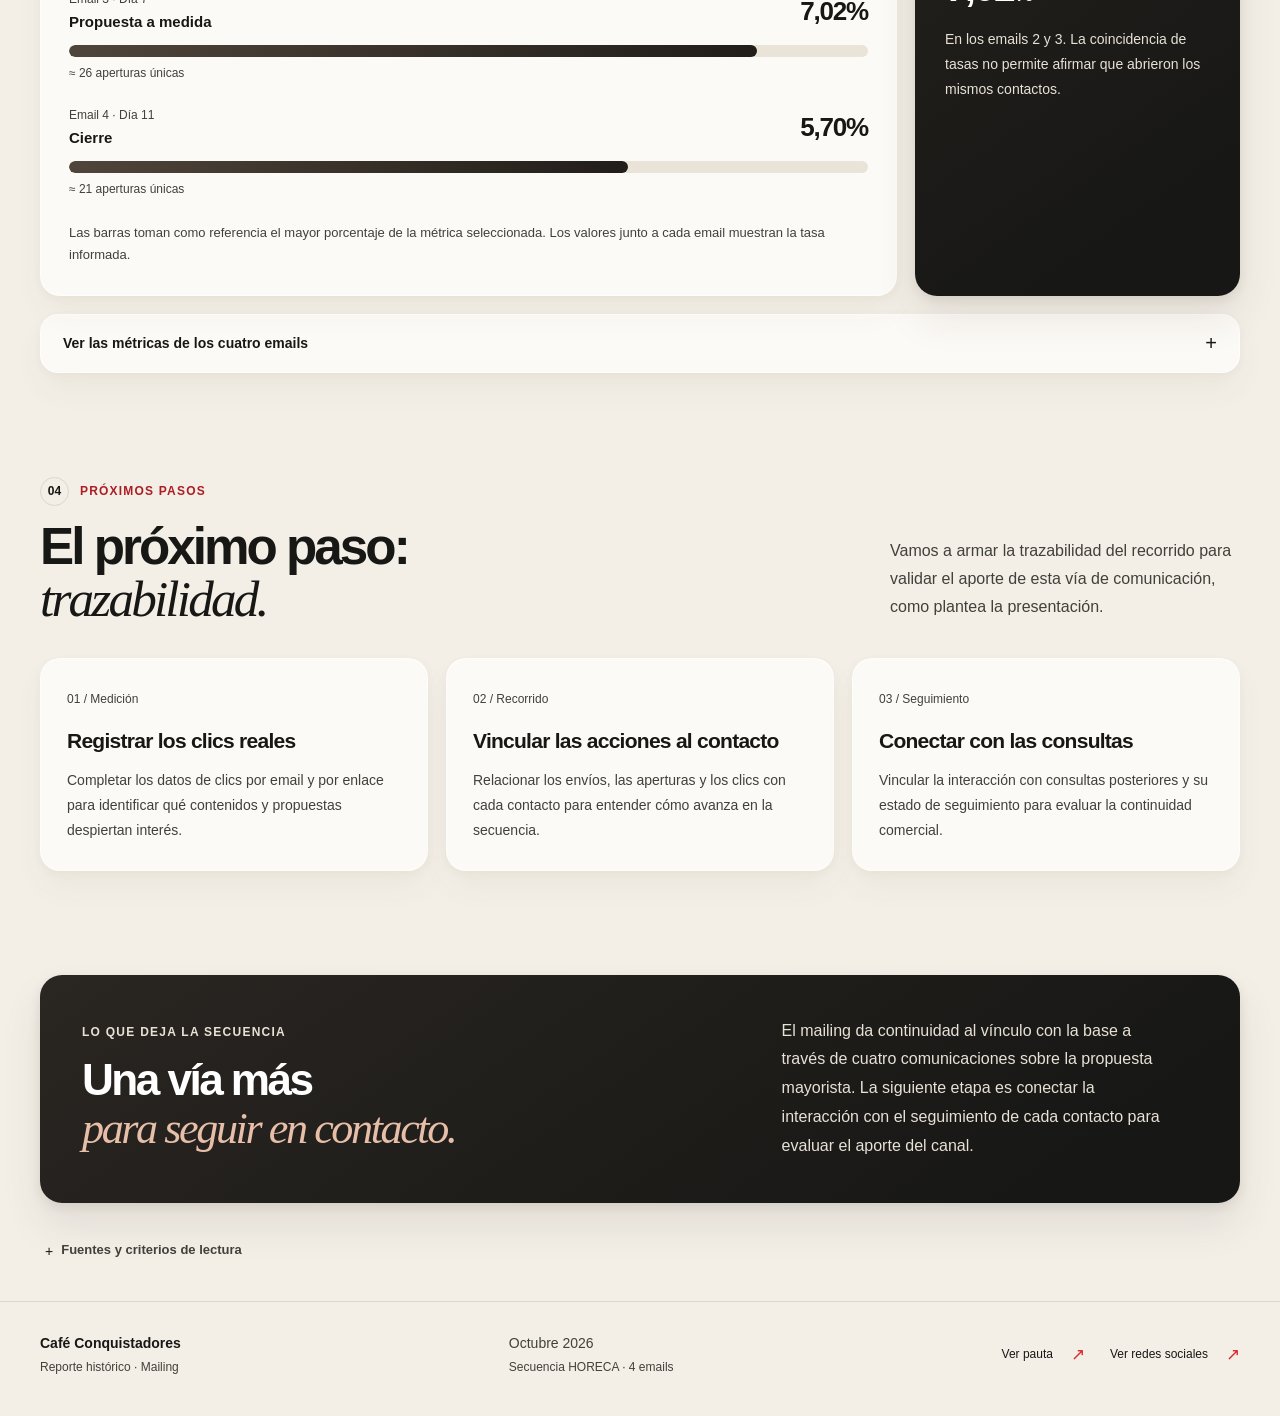
<file: mailing.html>
<!doctype html>
<html lang="es-AR" class="no-js">
<head>
  <meta charset="utf-8">
  <meta name="viewport" content="width=device-width, initial-scale=1">
  <meta name="description" content="Mailing de Café Conquistadores. Resultados de una secuencia HORECA de cuatro emails sobre una base de 392 contactos. Octubre de 2026.">
  <meta name="robots" content="noindex, nofollow">
  <meta name="theme-color" content="#171715">
  <title>Mailing · Café Conquistadores · Reporte histórico 2026</title>
  <link rel="stylesheet" href="styles.css">
  <script src="site.js" defer></script>
  <script src="mailing.js" defer></script>
</head>
<body class="report-shell" data-report="mailing">
  <a class="skip-link" href="#contenido">Ir al reporte</a>
  <header class="site-header">
    <div class="container header-inner">
      <a class="brand" href="index.html#inicio" aria-label="Café Conquistadores, inicio del reporte de pauta">
        <span class="brand-mark"><span class="brand-fallback" aria-hidden="true">CC</span><img src="assets/logo-conquistadores.png" alt="" width="48" height="48" data-optional-asset></span>
        <span class="brand-name">Café Conquistadores<small>Reporte histórico · Mailing</small></span>
      </a>
      <nav class="report-navigation" aria-label="Reportes históricos">
        <div class="report-menu" data-report-menu>
          <button class="nav-page-link nav-toggle" type="button" aria-label="Ver secciones de Pauta" aria-expanded="false" aria-controls="nav-paid"><span class="nav-page-name">Pauta</span><span class="nav-page-caption">Ver secciones</span></button>
          <div class="nav-dropdown" id="nav-paid" hidden>
            <p class="nav-dropdown-label">Pauta · abril–septiembre</p>
            <a class="nav-overview-link" href="index.html">Ver el reporte completo</a>
            <a href="index.html#inicio">Resumen del período</a>
            <a href="index.html#presupuesto">Inversión</a>
            <a href="index.html#leads">Contactos y consultas</a>
            <a href="index.html#canales">Meta y Google</a>
            <a href="index.html#visibilidad">Visibilidad de marca</a>
            <a href="index.html#seguimiento">Seguimiento comercial</a>
          </div>
        </div>
        <div class="report-menu" data-report-menu>
          <button class="nav-page-link nav-toggle" type="button" aria-label="Ver secciones de Redes sociales" aria-expanded="false" aria-controls="nav-social"><span class="nav-page-name">Redes sociales</span><span class="nav-page-caption">Ver secciones</span></button>
          <div class="nav-dropdown" id="nav-social" hidden>
            <p class="nav-dropdown-label">Redes sociales · abr–oct</p>
            <a class="nav-overview-link" href="redes-sociales.html">Ver el reporte completo</a>
            <a href="redes-sociales.html#resumen-redes">Panorama de las cuentas</a>
            <a href="redes-sociales.html#instagram">Instagram</a>
            <a href="redes-sociales.html#facebook">Facebook</a>
            <a href="redes-sociales.html#trafico-redes">Tráfico y comunidad</a>
            <a href="redes-sociales.html#lectura-redes">Lectura del período</a>
          </div>
        </div>
        <div class="report-menu is-active" data-report-menu>
          <button class="nav-page-link nav-toggle" type="button" aria-current="page" aria-label="Ver secciones de Mailing" aria-expanded="false" aria-controls="nav-mailing"><span class="nav-page-name">Mailing</span><span class="nav-page-caption">Ver secciones</span></button>
          <div class="nav-dropdown" id="nav-mailing" hidden>
            <p class="nav-dropdown-label">Mailing · octubre 2026</p>
            <a class="nav-overview-link" href="mailing.html">Ver el reporte completo</a>
            <a href="mailing.html#secuencia-mailing">La secuencia</a>
            <a href="mailing.html#resultados-mailing">Resultados por email</a>
            <a href="mailing.html#aperturas-mailing">Comparación de métricas</a>
            <a href="mailing.html#continuidad-mailing">Próximos pasos</a>
          </div>
        </div>
      </nav>
      <nav class="report-fallback-nav no-js-only" aria-label="Reportes históricos sin JavaScript"><a href="index.html">Pauta</a><a href="redes-sociales.html">Redes sociales</a><a href="mailing.html" aria-current="page">Mailing</a></nav>
      <button class="print-button" type="button" id="print-report" aria-label="Guardar o imprimir el reporte de mailing como PDF">
        <svg viewBox="0 0 24 24" width="17" height="17" fill="none" stroke="currentColor" stroke-width="1.6" aria-hidden="true"><path d="M7 8V3h10v5M7 17H4V9h16v8h-3M7 14h10v7H7z"/><path d="M17 11h1"/></svg>
        <span>Guardar PDF</span>
      </button>
    </div>
    <div class="reading-progress" aria-hidden="true"><span id="reading-progress"></span></div>
  </header>

  <main id="contenido">
    <section class="hero social-hero mailing-hero" id="inicio" aria-labelledby="hero-title">
      <div class="container hero-inner">
        <div class="hero-copy">
          <p class="eyebrow light"><span class="small-line"></span>Mailing · octubre 2026</p>
          <h1 id="hero-title">Un contacto<br><em>que continúa.</em></h1>
          <p class="hero-description">Una secuencia de emails para acercar el catálogo mayorista y dar continuidad al vínculo con los negocios de la base HORECA.</p>
          <div class="hero-tags"><span>Automatización</span><span>Base HORECA</span><span>Catálogo mayorista</span></div>
          <a class="hero-link" href="#secuencia-mailing">Explorar la secuencia <span aria-hidden="true">↘</span></a>
        </div>
        <div class="hero-art" aria-hidden="true">
          <div class="hero-orbit"></div><span class="art-label">Café para<br>hacer negocios.</span>
          <img src="assets/brand-people.webp" alt="" width="1100" height="793" fetchpriority="high" data-optional-asset>
        </div>
      </div>
      <div class="container hero-bottom">
        <div class="hero-bottom-intro"><span>El contacto<br>más allá de la pauta</span><span class="index-mark">10 / 2026 · HORECA</span></div>
        <div class="hero-stat"><strong>392</strong><span>Contactos en la base<small>Base informada en la presentación</small></span></div>
        <div class="hero-stat"><strong>4</strong><span>Emails en la secuencia<small>Bienvenida, puntos clave, propuesta y cierre</small></span></div>
        <div class="hero-stat"><strong>11 <span class="hero-unit">días</span></strong><span>Entre el inicio y el cierre<small>Cadencia del día 0 al día 11</small></span></div>
      </div>
    </section>

    <div class="container report-body">
      <section class="report-section" id="secuencia-mailing" aria-labelledby="mailing-sequence-title">
        <div class="section-heading">
          <div><p class="eyebrow"><span class="section-number">01</span>La secuencia</p><h2 id="mailing-sequence-title">Cuatro momentos<br><em>para acompañar.</em></h2></div>
          <p class="section-intro">Una comunicación escalonada para presentar la marca, aportar información sobre el negocio y acercar una propuesta.</p>
        </div>
        <ol class="mailing-sequence" aria-label="Cadencia de la secuencia de mailing">
          <li class="panel mailing-step"><div class="mailing-step-top"><span class="profile-index">Email 1</span><span class="mailing-day">Día 0</span></div><h3>Bienvenida</h3><p>Primer acercamiento a la marca y al catálogo mayorista.</p></li>
          <li class="panel mailing-step"><div class="mailing-step-top"><span class="profile-index">Email 2</span><span class="mailing-day">Día 3</span></div><h3>Puntos clave</h3><p>Contenido pensado para quienes tienen un negocio de café.</p></li>
          <li class="panel mailing-step"><div class="mailing-step-top"><span class="profile-index">Email 3</span><span class="mailing-day">Día 7</span></div><h3>Propuesta a medida</h3><p>Una consulta sobre el consumo mensual para acercar la propuesta.</p></li>
          <li class="panel mailing-step"><div class="mailing-step-top"><span class="profile-index">Email 4</span><span class="mailing-day">Día 11</span></div><h3>Cierre</h3><p>Un nuevo contacto antes de cerrar la secuencia del catálogo.</p></li>
        </ol>
        <div class="mailing-sequence-summary"><p><strong>1.467 entregas acumuladas</strong><span>Suma de los cuatro envíos sobre la misma base.</span></p><p>Un mismo contacto puede recibir más de un email. Este total cuenta entregas y no personas únicas.</p></div>
      </section>

      <section class="report-section" id="resultados-mailing" aria-labelledby="mailing-results-title">
        <div class="section-heading">
          <div><p class="eyebrow"><span class="section-number">02</span>Resultados por email</p><h2 id="mailing-results-title">Cada envío,<br><em>en detalle.</em></h2></div>
          <p class="section-intro">Entregas y aperturas informadas en la presentación. Cada email se reporta sobre una base de 392 contactos.</p>
        </div>
        <div class="mailing-email-grid">
          <article class="panel mailing-email-card" data-mailing-email="1">
            <div class="mailing-email-heading"><span class="profile-index">Email 1 · Día 0</span><span class="mailing-email-badge">Primera comunicación</span></div>
            <h3>Bienvenida</h3><p class="mailing-subject">“Café directo de tostadora: tu catálogo mayorista está acá”</p>
            <dl class="mailing-email-metrics">
              <div><dt>Entregados</dt><dd><strong>92,3<span>%</span></strong><small>362 de 392 contactos</small></dd></div>
              <div><dt>Tasa de apertura</dt><dd><strong>8,15<span>%</span></strong><small>≈ 29 aperturas únicas</small></dd></div>
            </dl>
          </article>
          <article class="panel mailing-email-card" data-mailing-email="2">
            <div class="mailing-email-heading"><span class="profile-index">Email 2 · Día 3</span><span class="mailing-email-badge">Información para el negocio</span></div>
            <h3>Puntos clave</h3><p class="mailing-subject">“Lo que nadie te dice cuando tenés un negocio de café”</p>
            <dl class="mailing-email-metrics">
              <div><dt>Entregados</dt><dd><strong>94,3<span>%</span></strong><small>370 de 392 contactos</small></dd></div>
              <div><dt>Tasa de apertura</dt><dd><strong>7,02<span>%</span></strong><small>≈ 26 aperturas únicas</small></dd></div>
            </dl>
          </article>
          <article class="panel mailing-email-card" data-mailing-email="3">
            <div class="mailing-email-heading"><span class="profile-index">Email 3 · Día 7</span><span class="mailing-email-badge">Interés por la propuesta</span></div>
            <h3>Propuesta a medida</h3><p class="mailing-subject">“¿Cuánto café necesitás por mes?”</p>
            <dl class="mailing-email-metrics">
              <div><dt>Entregados</dt><dd><strong>94,3<span>%</span></strong><small>370 de 392 contactos</small></dd></div>
              <div><dt>Tasa de apertura</dt><dd><strong>7,02<span>%</span></strong><small>≈ 26 aperturas únicas</small></dd></div>
            </dl>
          </article>
          <article class="panel mailing-email-card" data-mailing-email="4">
            <div class="mailing-email-heading"><span class="profile-index">Email 4 · Día 11</span><span class="mailing-email-badge">Último contacto de la serie</span></div>
            <h3>Cierre</h3><p class="mailing-subject">“Antes de cerrar el catálogo, te mandamos algo”</p>
            <dl class="mailing-email-metrics">
              <div><dt>Entregados</dt><dd><strong>93,0<span>%</span></strong><small>365 de 392 contactos</small></dd></div>
              <div><dt>Tasa de apertura</dt><dd><strong>5,70<span>%</span></strong><small>≈ 21 aperturas únicas</small></dd></div>
            </dl>
          </article>
        </div>
        <div class="mailing-data-note"><span class="context-icon" aria-hidden="true">↳</span><p><strong>Clics reales pendientes de medición.</strong> Los porcentajes de clics incluidos en la PPT son referencias sectoriales. No se presentan como resultados de estos envíos.</p></div>
      </section>

      <section class="report-section" id="aperturas-mailing" aria-labelledby="mailing-comparison-title">
        <div class="section-heading">
          <div><p class="eyebrow"><span class="section-number">03</span>Comparación de métricas</p><h2 id="mailing-comparison-title">La respuesta,<br><em>envío a envío.</em></h2></div>
          <p class="section-intro">La bienvenida registró la mayor tasa de apertura. Los emails 2 y 3 mantuvieron el mismo porcentaje informado.</p>
        </div>
        <div class="mailing-comparison-layout">
          <figure class="panel mailing-comparison-panel">
            <div class="panel-heading"><div><h3 id="mailing-chart-title">Tasa de apertura por email</h3><p id="mailing-chart-description">Porcentajes informados para cada envío.</p></div><span class="mini-badge">Secuencia HORECA</span></div>
            <div class="metric-switcher mailing-switcher" role="tablist" aria-label="Métrica para comparar los emails">
              <button type="button" role="tab" id="mailing-tab-opens" aria-controls="mailing-chart-panel" aria-selected="true" data-mailing-metric="opens">Apertura</button>
              <button type="button" role="tab" id="mailing-tab-delivery" aria-controls="mailing-chart-panel" aria-selected="false" tabindex="-1" data-mailing-metric="delivery">Entrega</button>
            </div>
            <div id="mailing-chart-panel" role="tabpanel" aria-labelledby="mailing-tab-opens">
              <ol class="mailing-bar-list">
                <li data-mailing-row data-name="Bienvenida" data-open-rate="8.15" data-delivery-rate="92.3" data-delivered="362" data-opens="29"><div class="mailing-bar-heading"><span><small>Email 1 · Día 0</small>Bienvenida</span><strong class="mailing-bar-value">8,15%</strong></div><div class="mailing-bar-track" aria-hidden="true"><span style="width:100%"></span></div><p class="mailing-bar-detail">≈ 29 aperturas únicas</p></li>
                <li data-mailing-row data-name="Puntos clave" data-open-rate="7.02" data-delivery-rate="94.3" data-delivered="370" data-opens="26"><div class="mailing-bar-heading"><span><small>Email 2 · Día 3</small>Puntos clave</span><strong class="mailing-bar-value">7,02%</strong></div><div class="mailing-bar-track" aria-hidden="true"><span style="width:86.13%"></span></div><p class="mailing-bar-detail">≈ 26 aperturas únicas</p></li>
                <li data-mailing-row data-name="Propuesta a medida" data-open-rate="7.02" data-delivery-rate="94.3" data-delivered="370" data-opens="26"><div class="mailing-bar-heading"><span><small>Email 3 · Día 7</small>Propuesta a medida</span><strong class="mailing-bar-value">7,02%</strong></div><div class="mailing-bar-track" aria-hidden="true"><span style="width:86.13%"></span></div><p class="mailing-bar-detail">≈ 26 aperturas únicas</p></li>
                <li data-mailing-row data-name="Cierre" data-open-rate="5.70" data-delivery-rate="93.0" data-delivered="365" data-opens="21"><div class="mailing-bar-heading"><span><small>Email 4 · Día 11</small>Cierre</span><strong class="mailing-bar-value">5,70%</strong></div><div class="mailing-bar-track" aria-hidden="true"><span style="width:69.94%"></span></div><p class="mailing-bar-detail">≈ 21 aperturas únicas</p></li>
              </ol>
            </div>
            <p class="mailing-visually-hidden" id="mailing-metric-status" aria-live="polite"></p>
            <figcaption class="chart-caption">Las barras toman como referencia el mayor porcentaje de la métrica seleccionada. Los valores junto a cada email muestran la tasa informada.</figcaption>
          </figure>
          <aside class="total-card total-dark mailing-reading">
            <p class="eyebrow light small">Lectura de la secuencia</p><strong class="mailing-reading-number">8,15<span>%</span></strong><h3>La bienvenida abrió la conversación</h3><p>El primer email obtuvo la mayor apertura de la serie, con aproximadamente 29 aperturas únicas.</p>
            <div class="mailing-reading-bottom"><strong>7,02<span>%</span></strong><p>En los emails 2 y 3. La coincidencia de tasas no permite afirmar que abrieron los mismos contactos.</p></div>
          </aside>
        </div>
        <details class="monthly-table mailing-source-table">
          <summary><span>Ver las métricas de los cuatro emails</span><span class="details-sign" aria-hidden="true">+</span></summary>
          <div class="table-scroll"><table class="data-table"><caption>Resultados informados en la PPT · octubre 2026</caption><thead><tr><th scope="col">Email</th><th scope="col">Día</th><th scope="col">Entregados</th><th scope="col">Tasa de entrega</th><th scope="col">Tasa de apertura</th><th scope="col">Aperturas únicas</th></tr></thead><tbody>
            <tr><th scope="row">1 · Bienvenida</th><td>0</td><td>362 / 392</td><td>92,3%</td><td>8,15%</td><td>≈ 29</td></tr>
            <tr><th scope="row">2 · Puntos clave</th><td>3</td><td>370 / 392</td><td>94,3%</td><td>7,02%</td><td>≈ 26</td></tr>
            <tr><th scope="row">3 · Propuesta a medida</th><td>7</td><td>370 / 392</td><td>94,3%</td><td>7,02%</td><td>≈ 26</td></tr>
            <tr><th scope="row">4 · Cierre</th><td>11</td><td>365 / 392</td><td>93,0%</td><td>5,70%</td><td>≈ 21</td></tr>
          </tbody></table><p class="source-note">Tasas y cantidades de aperturas reproducidas tal como figuran en la presentación. Las aperturas únicas se refieren a cada email y no se suman como personas distintas de la secuencia.</p></div>
        </details>
      </section>

      <section class="report-section" id="continuidad-mailing" aria-labelledby="mailing-next-title">
        <div class="section-heading"><div><p class="eyebrow"><span class="section-number">04</span>Próximos pasos</p><h2 id="mailing-next-title">El próximo paso:<br><em>trazabilidad.</em></h2></div><p class="section-intro">Vamos a armar la trazabilidad del recorrido para validar el aporte de esta vía de comunicación, como plantea la presentación.</p></div>
        <div class="social-reading-grid">
          <article class="panel social-reading-card"><span class="profile-index">01 / Medición</span><h3>Registrar los clics reales</h3><p>Completar los datos de clics por email y por enlace para identificar qué contenidos y propuestas despiertan interés.</p></article>
          <article class="panel social-reading-card"><span class="profile-index">02 / Recorrido</span><h3>Vincular las acciones al contacto</h3><p>Relacionar los envíos, las aperturas y los clics con cada contacto para entender cómo avanza en la secuencia.</p></article>
          <article class="panel social-reading-card"><span class="profile-index">03 / Seguimiento</span><h3>Conectar con las consultas</h3><p>Vincular la interacción con consultas posteriores y su estado de seguimiento para evaluar la continuidad comercial.</p></article>
        </div>
      </section>

      <section class="closing" aria-labelledby="mailing-closing-title"><div><p class="eyebrow light small">Lo que deja la secuencia</p><h2 id="mailing-closing-title">Una vía más<br><em>para seguir en contacto.</em></h2></div><p>El mailing da continuidad al vínculo con la base a través de cuatro comunicaciones sobre la propuesta mayorista. La siguiente etapa es conectar la interacción con el seguimiento de cada contacto para evaluar el aporte del canal.</p></section>

      <details class="method-details final-method"><summary>Fuentes y criterios de lectura</summary><div class="method-grid">
        <div><h3>Fuente y período</h3><p>Presentación “Mailing Conquistadores — Resultados”, secuencia HORECA de Café Conquistadores, octubre de 2026. El período corresponde a esta fuente y es diferente del de Pauta y Redes sociales.</p></div>
        <div><h3>Base y entregas</h3><p>La fuente informa una base de 392 contactos y cuatro emails. Las 1.467 entregas acumuladas resultan de sumar 362, 370, 370 y 365. No representan contactos únicos adicionales.</p></div>
        <div><h3>Tasas y aperturas</h3><p>Se conservan los porcentajes y las cantidades aproximadas de aperturas únicas de la PPT, sin recalcularlos. La igualdad de tasas de los emails 2 y 3 no identifica a las personas que abrieron.</p></div>
        <div><h3>Clics y seguimiento</h3><p>Los porcentajes de clics de la presentación son referencias sectoriales y sus datos reales están pendientes. La fuente propone completar la trazabilidad. No se atribuyen ventas ni resultados comerciales a la secuencia.</p></div>
      </div></details>
    </div>
  </main>
  <footer class="site-footer"><div class="container footer-inner"><div class="footer-brand">Café Conquistadores<span>Reporte histórico · Mailing</span></div><div>Octubre 2026<span>Secuencia HORECA · 4 emails</span></div><div class="mailing-footer-links"><a href="index.html">Ver pauta <span aria-hidden="true">↗</span></a><a href="redes-sociales.html">Ver redes sociales <span aria-hidden="true">↗</span></a></div></div></footer>
</body>
</html>
</file>
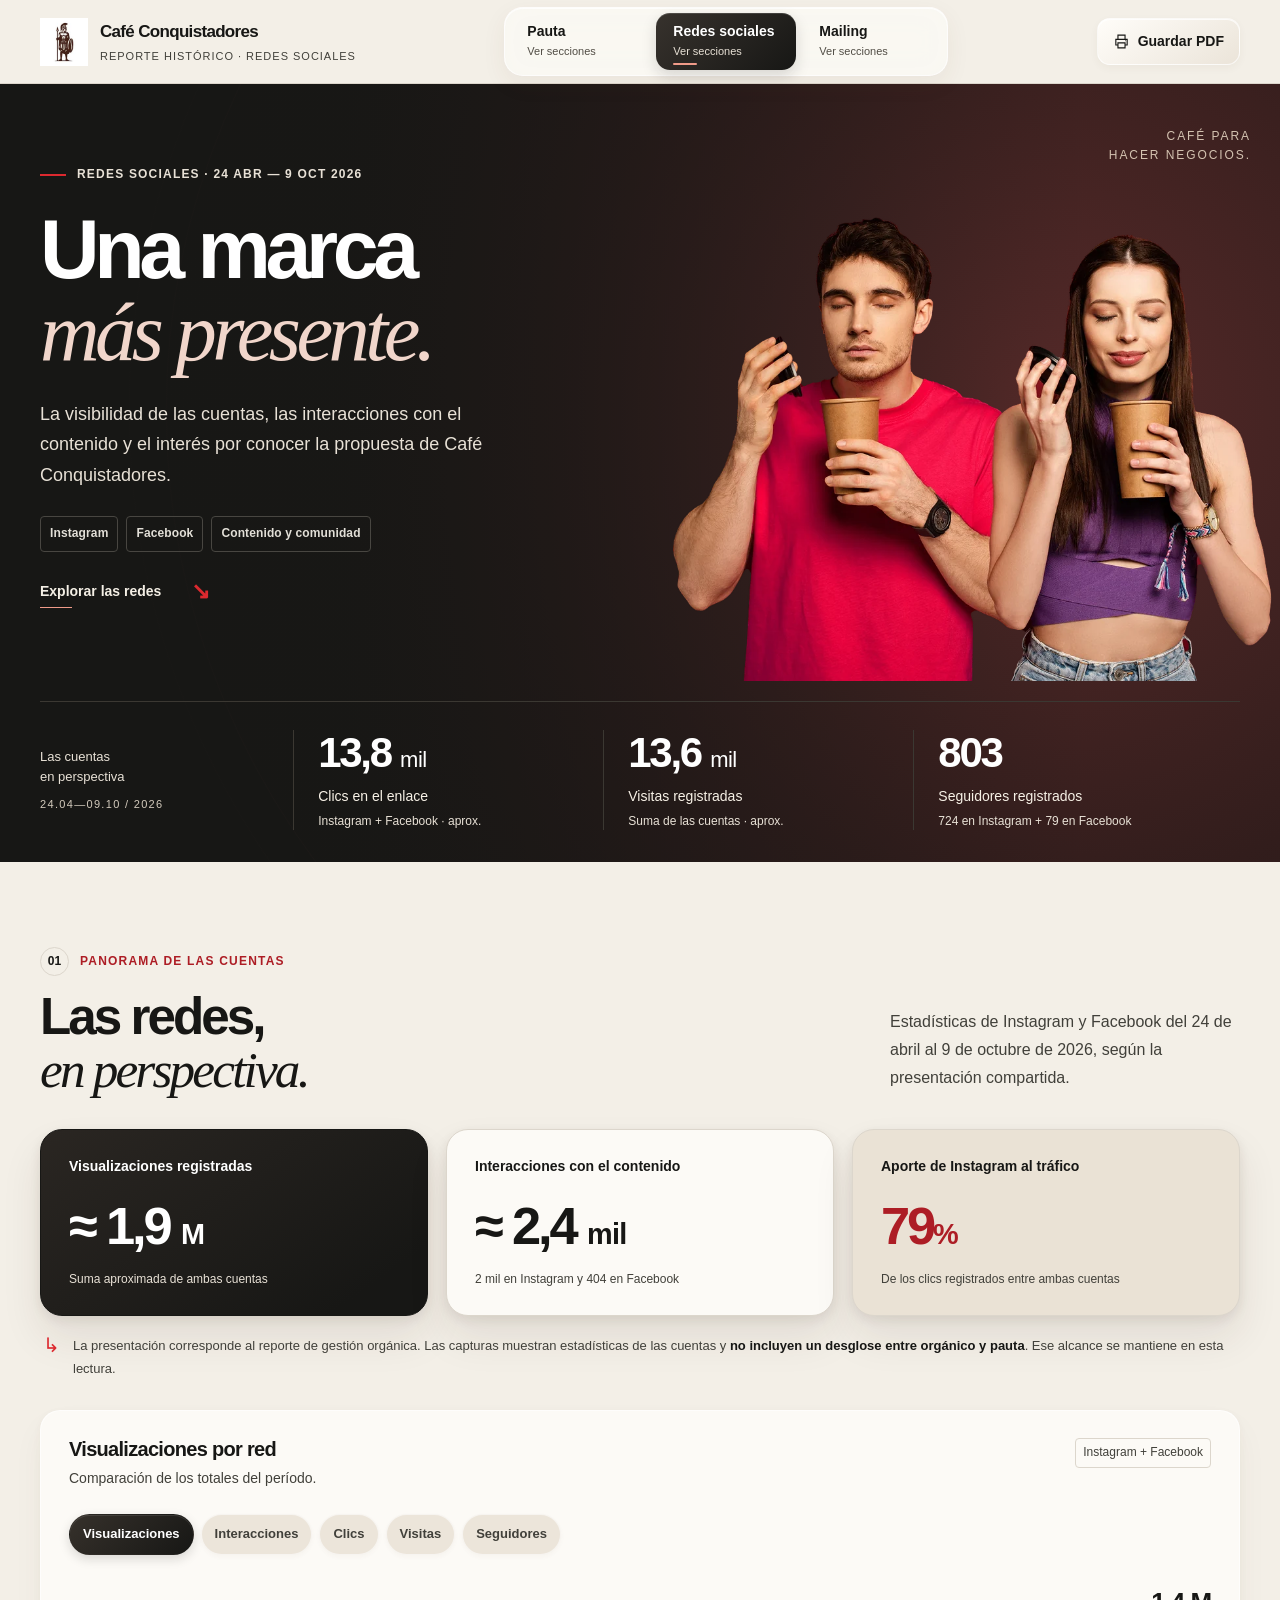
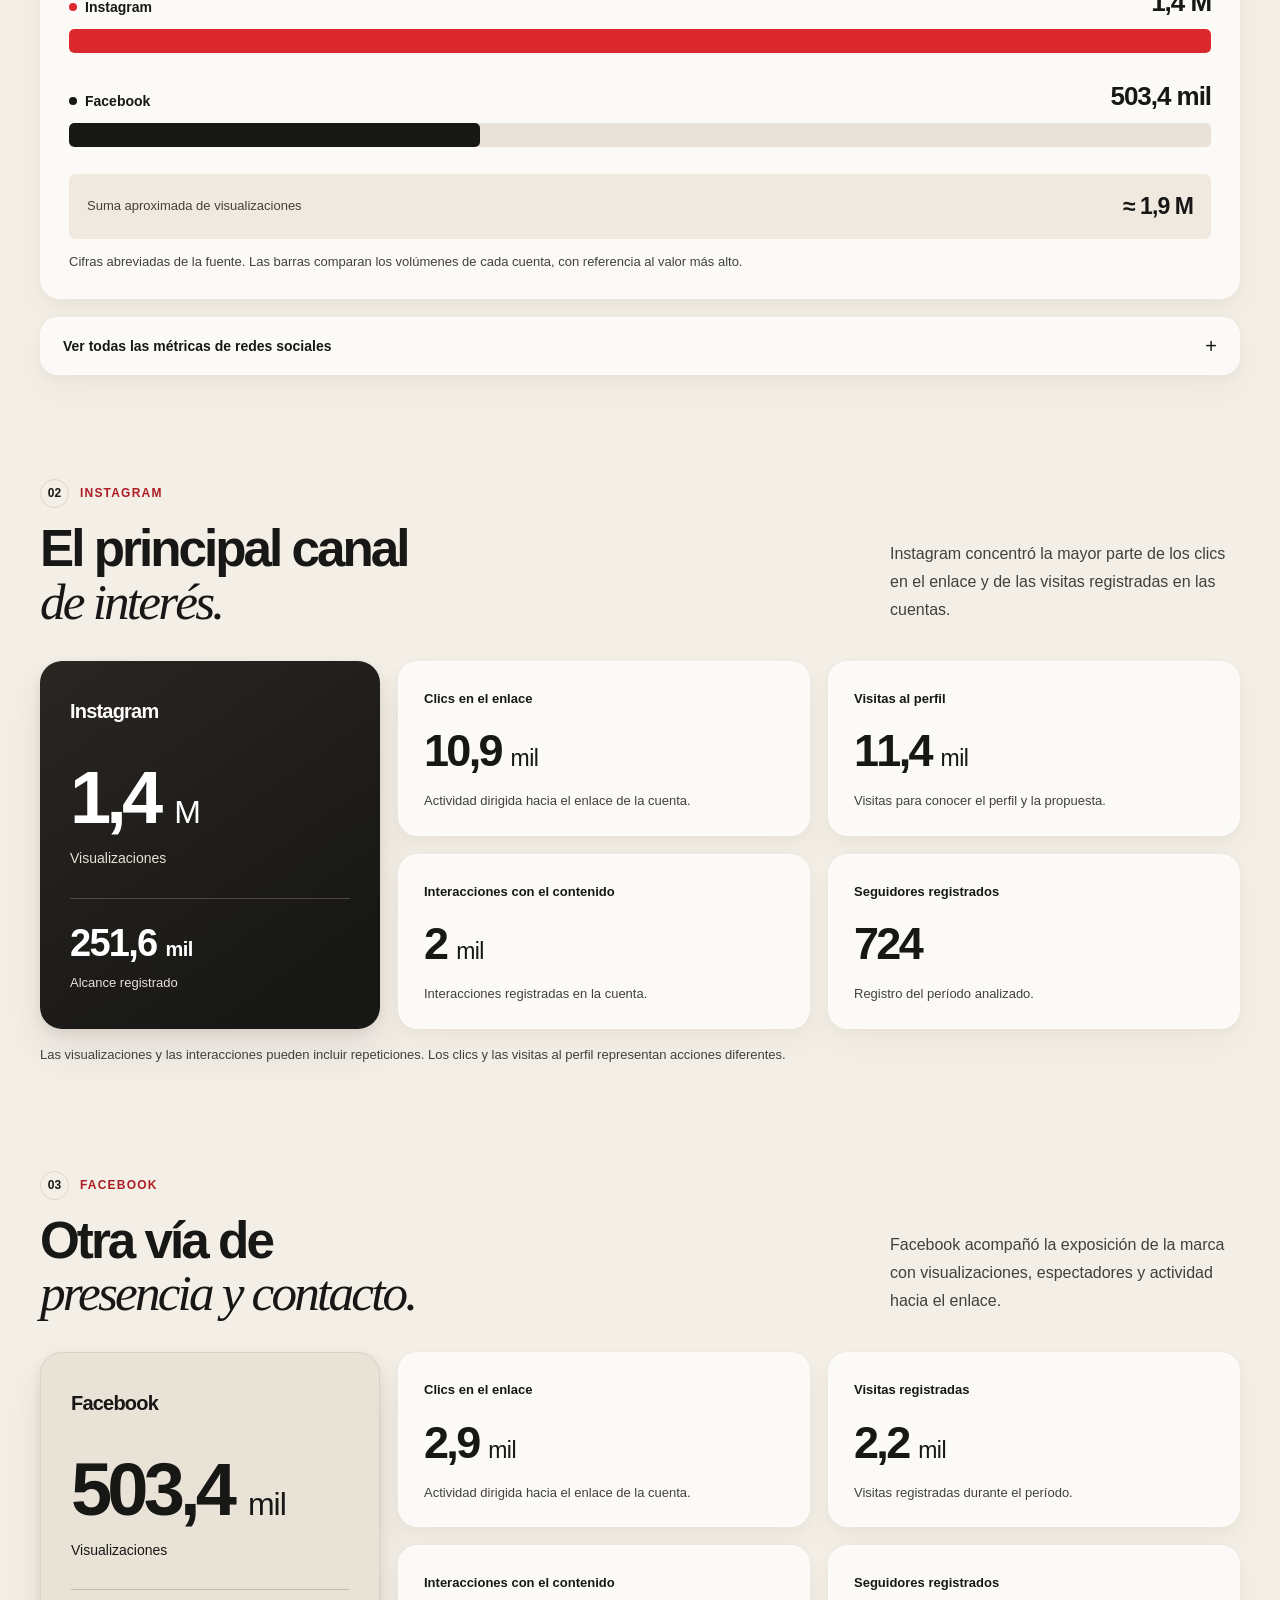
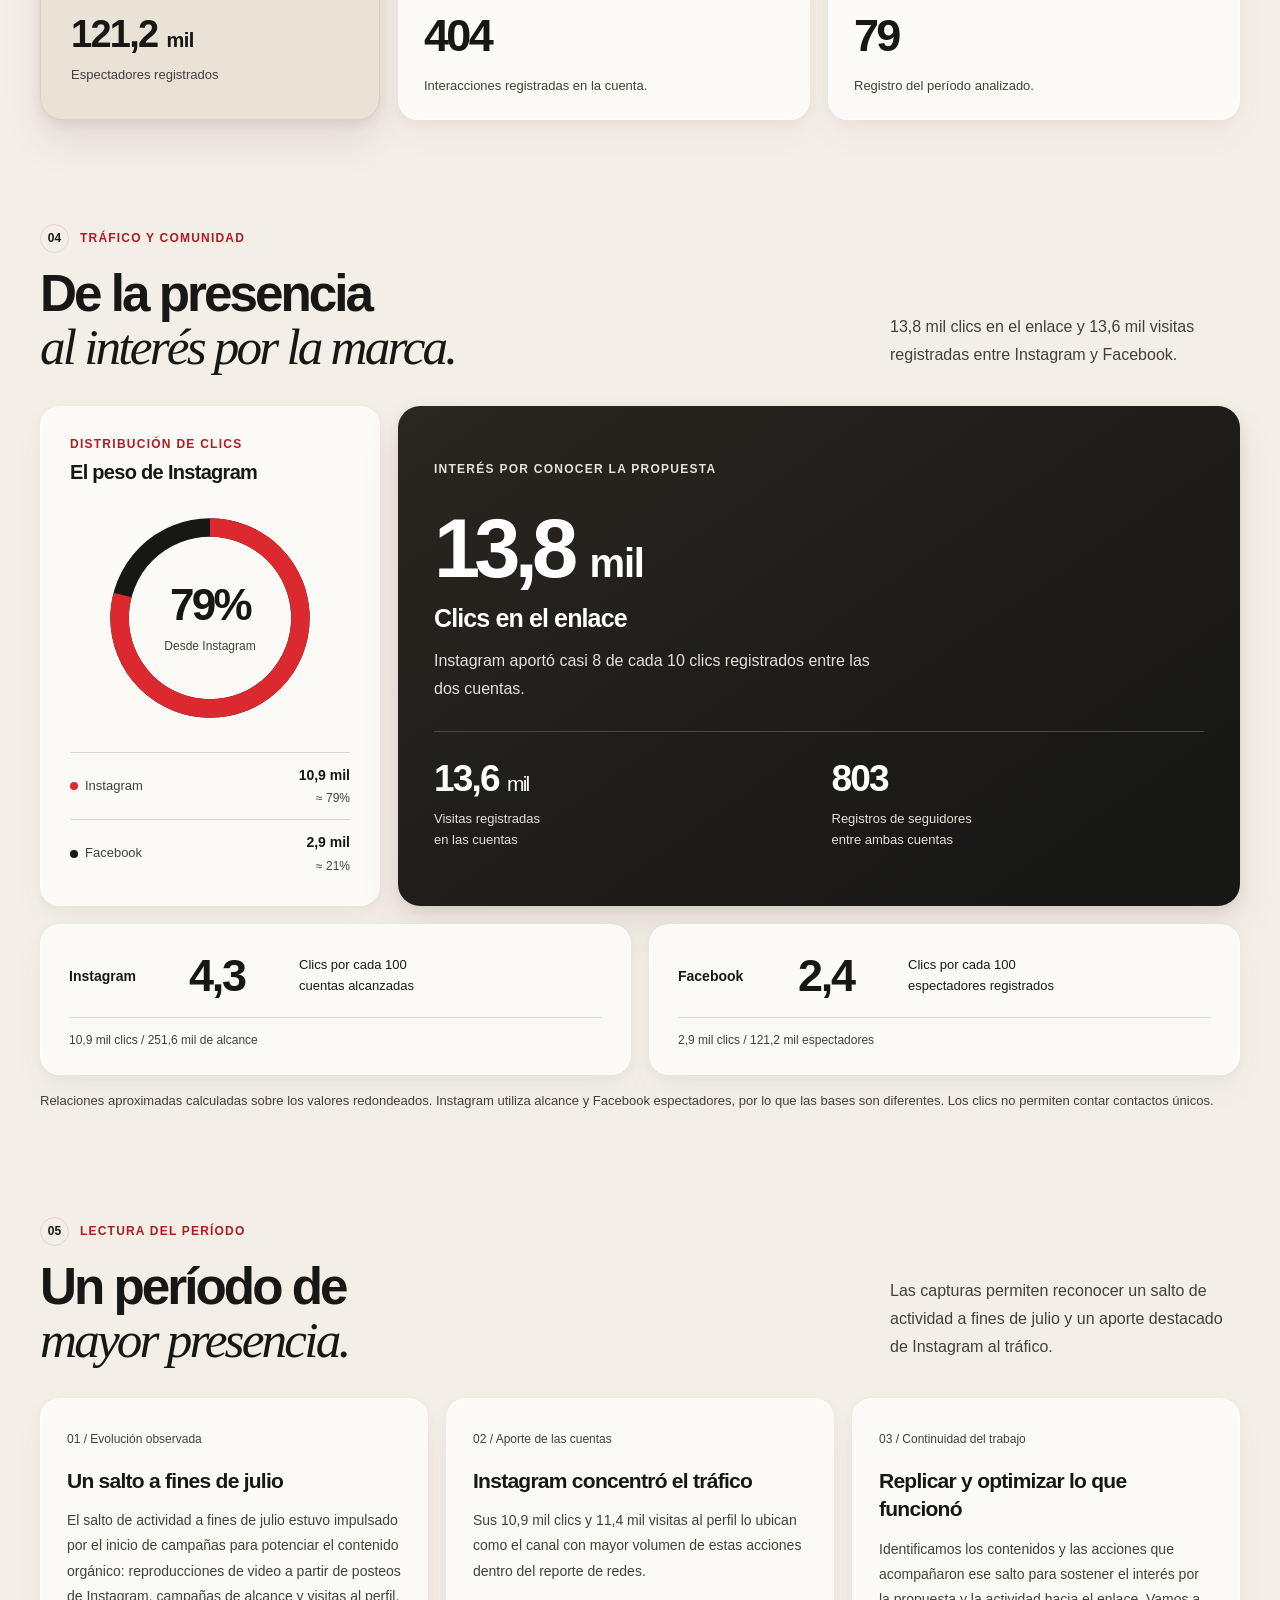
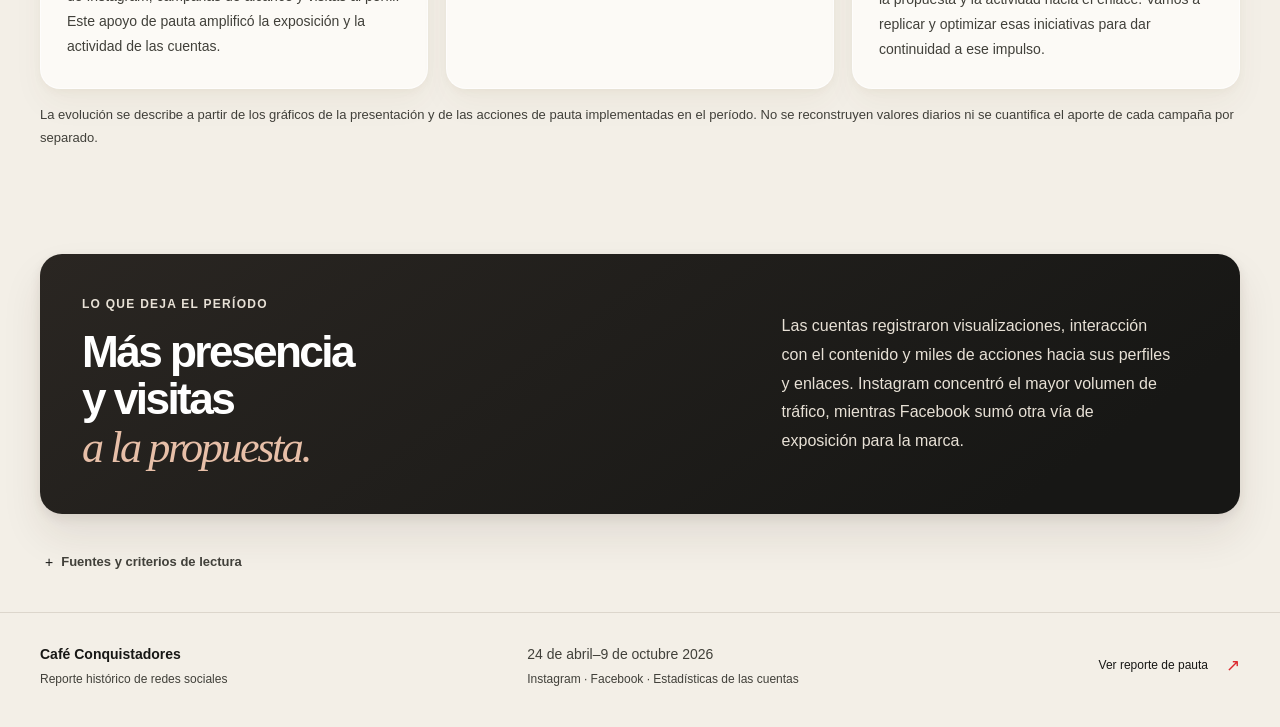
<file: redes-sociales.html>
<!doctype html>
<html lang="es-AR" class="no-js">
<head>
  <meta charset="utf-8">
  <meta name="viewport" content="width=device-width, initial-scale=1">
  <meta name="description" content="Reporte histórico de redes sociales de Café Conquistadores. Estadísticas de Instagram y Facebook del 24 de abril al 9 de octubre de 2026.">
  <meta name="robots" content="noindex, nofollow">
  <meta name="theme-color" content="#171715">
  <title>Redes sociales · Café Conquistadores · Reporte histórico 2026</title>
  <link rel="stylesheet" href="styles.css">
  <script src="site.js" defer></script>
  <script src="social.js" defer></script>
</head>
<body class="report-shell" data-report="social">
  <a class="skip-link" href="#contenido">Ir al reporte</a>
  <header class="site-header">
    <div class="container header-inner">
      <a class="brand" href="index.html#inicio" aria-label="Café Conquistadores, inicio del reporte de pauta">
        <span class="brand-mark"><span class="brand-fallback" aria-hidden="true">CC</span><img src="assets/logo-conquistadores.png" alt="" width="48" height="48" data-optional-asset></span>
        <span class="brand-name">Café Conquistadores<small>Reporte histórico · Redes sociales</small></span>
      </a>
      <nav class="report-navigation" aria-label="Reportes históricos">
        <div class="report-menu" data-report-menu>
          <button class="nav-page-link nav-toggle" type="button" aria-label="Ver secciones de Pauta" aria-expanded="false" aria-controls="nav-paid"><span class="nav-page-name">Pauta</span><span class="nav-page-caption">Ver secciones</span></button>
          <div class="nav-dropdown" id="nav-paid" hidden>
            <p class="nav-dropdown-label">Pauta · abril–septiembre</p>
            <a class="nav-overview-link" href="index.html">Ver el reporte completo</a>
            <a href="index.html#inicio">Resumen del período</a>
            <a href="index.html#presupuesto">Inversión</a>
            <a href="index.html#leads">Contactos y consultas</a>
            <a href="index.html#canales">Meta y Google</a>
            <a href="index.html#visibilidad">Visibilidad de marca</a>
            <a href="index.html#seguimiento">Seguimiento comercial</a>
          </div>
        </div>
        <div class="report-menu is-active" data-report-menu>
          <button class="nav-page-link nav-toggle" type="button" aria-label="Ver secciones de Redes sociales" aria-current="page" aria-expanded="false" aria-controls="nav-social"><span class="nav-page-name">Redes sociales</span><span class="nav-page-caption">Ver secciones</span></button>
          <div class="nav-dropdown" id="nav-social" hidden>
            <p class="nav-dropdown-label">Redes sociales · abr–oct</p>
            <a class="nav-overview-link" href="redes-sociales.html">Ver el reporte completo</a>
            <a href="redes-sociales.html#resumen-redes">Panorama de las cuentas</a>
            <a href="redes-sociales.html#instagram">Instagram</a>
            <a href="redes-sociales.html#facebook">Facebook</a>
            <a href="redes-sociales.html#trafico-redes">Tráfico y comunidad</a>
            <a href="redes-sociales.html#lectura-redes">Lectura del período</a>
          </div>
        </div>
        <div class="report-menu" data-report-menu>
          <button class="nav-page-link nav-toggle" type="button" aria-label="Ver secciones de Mailing" aria-expanded="false" aria-controls="nav-mailing"><span class="nav-page-name">Mailing</span><span class="nav-page-caption">Ver secciones</span></button>
          <div class="nav-dropdown" id="nav-mailing" hidden>
            <p class="nav-dropdown-label">Mailing · octubre 2026</p>
            <a class="nav-overview-link" href="mailing.html">Ver el reporte completo</a>
            <a href="mailing.html#secuencia-mailing">La secuencia</a>
            <a href="mailing.html#resultados-mailing">Resultados por email</a>
            <a href="mailing.html#aperturas-mailing">Comparación de métricas</a>
            <a href="mailing.html#continuidad-mailing">Próximos pasos</a>
          </div>
        </div>
      </nav>
      <nav class="report-fallback-nav no-js-only" aria-label="Reportes históricos sin JavaScript"><a href="index.html">Pauta</a><a href="redes-sociales.html" aria-current="page">Redes sociales</a><a href="mailing.html">Mailing</a></nav>
      <button class="print-button" type="button" id="print-report" aria-label="Guardar o imprimir el reporte de redes sociales como PDF">
        <svg viewBox="0 0 24 24" width="17" height="17" fill="none" stroke="currentColor" stroke-width="1.6" aria-hidden="true"><path d="M7 8V3h10v5M7 17H4V9h16v8h-3M7 14h10v7H7z"/><path d="M17 11h1"/></svg>
        <span>Guardar PDF</span>
      </button>
    </div>
    <div class="reading-progress" aria-hidden="true"><span id="reading-progress"></span></div>
  </header>

  <main id="contenido">
    <section class="hero social-hero" id="inicio" aria-labelledby="hero-title">
      <div class="container hero-inner">
        <div class="hero-copy">
          <p class="eyebrow light"><span class="small-line"></span>Redes sociales · 24 abr — 9 oct 2026</p>
          <h1 id="hero-title">Una marca<br><em>más presente.</em></h1>
          <p class="hero-description">La visibilidad de las cuentas, las interacciones con el contenido y el interés por conocer la propuesta de Café Conquistadores.</p>
          <div class="hero-tags"><span>Instagram</span><span>Facebook</span><span>Contenido y comunidad</span></div>
          <a class="hero-link" href="#resumen-redes">Explorar las redes <span aria-hidden="true">↘</span></a>
        </div>
        <div class="hero-art" aria-hidden="true">
          <div class="hero-orbit"></div><span class="art-label">Café para<br>hacer negocios.</span>
          <img src="assets/brand-people.webp" alt="" width="1100" height="793" fetchpriority="high" data-optional-asset>
        </div>
      </div>
      <div class="container hero-bottom">
        <div class="hero-bottom-intro"><span>Las cuentas<br>en perspectiva</span><span class="index-mark">24.04—09.10 / 2026</span></div>
        <div class="hero-stat"><strong>13,8 <span class="hero-unit">mil</span></strong><span>Clics en el enlace<small>Instagram + Facebook · aprox.</small></span></div>
        <div class="hero-stat"><strong>13,6 <span class="hero-unit">mil</span></strong><span>Visitas registradas<small>Suma de las cuentas · aprox.</small></span></div>
        <div class="hero-stat"><strong>803</strong><span>Seguidores registrados<small>724 en Instagram + 79 en Facebook</small></span></div>
      </div>
    </section>

    <div class="container report-body">
      <section class="report-section" id="resumen-redes" aria-labelledby="social-summary-title">
        <div class="section-heading">
          <div><p class="eyebrow"><span class="section-number">01</span>Panorama de las cuentas</p><h2 id="social-summary-title">Las redes,<br><em>en perspectiva.</em></h2></div>
          <p class="section-intro">Estadísticas de Instagram y Facebook del 24 de abril al 9 de octubre de 2026, según la presentación compartida.</p>
        </div>
        <div class="social-overview">
          <article class="social-overview-card overview-dark"><p>Visualizaciones registradas</p><strong>≈ 1,9 <span>M</span></strong><small>Suma aproximada de ambas cuentas</small></article>
          <article class="social-overview-card"><p>Interacciones con el contenido</p><strong>≈ 2,4 <span>mil</span></strong><small>2 mil en Instagram y 404 en Facebook</small></article>
          <article class="social-overview-card overview-accent"><p>Aporte de Instagram al tráfico</p><strong>79<span>%</span></strong><small>De los clics registrados entre ambas cuentas</small></article>
        </div>
        <div class="social-scope-note"><span class="context-icon" aria-hidden="true">↳</span><p>La presentación corresponde al reporte de gestión orgánica. Las capturas muestran estadísticas de las cuentas y <strong>no incluyen un desglose entre orgánico y pauta</strong>. Ese alcance se mantiene en esta lectura.</p></div>

        <figure class="panel social-comparison-panel">
          <div class="panel-heading"><div><h3 id="social-chart-title">Visualizaciones por red</h3><p>Comparación de los totales del período.</p></div><span class="mini-badge">Instagram + Facebook</span></div>
          <div class="metric-switcher" role="tablist" aria-label="Métrica para comparar las redes">
            <button type="button" role="tab" id="metric-views" aria-controls="social-chart-panel" aria-selected="true" data-social-metric="views">Visualizaciones</button>
            <button type="button" role="tab" id="metric-interactions" aria-controls="social-chart-panel" aria-selected="false" tabindex="-1" data-social-metric="interactions">Interacciones</button>
            <button type="button" role="tab" id="metric-clicks" aria-controls="social-chart-panel" aria-selected="false" tabindex="-1" data-social-metric="clicks">Clics</button>
            <button type="button" role="tab" id="metric-visits" aria-controls="social-chart-panel" aria-selected="false" tabindex="-1" data-social-metric="visits">Visitas</button>
            <button type="button" role="tab" id="metric-followers" aria-controls="social-chart-panel" aria-selected="false" tabindex="-1" data-social-metric="followers">Seguidores</button>
          </div>
          <div id="social-chart-panel" role="tabpanel" aria-labelledby="metric-views">
            <div class="social-bar-list" role="img" id="social-comparison" aria-label="Visualizaciones del período. Instagram 1,4 millones. Facebook 503,4 mil.">
              <div class="social-bar-row"><div class="social-bar-heading"><span><i class="dot meta-dot" aria-hidden="true"></i>Instagram</span><strong id="social-instagram-value">1,4 M</strong></div><div class="social-bar-track" aria-hidden="true"><span id="social-instagram-bar" style="width:100%"></span></div></div>
              <div class="social-bar-row facebook-bar"><div class="social-bar-heading"><span><i class="dot google-dot" aria-hidden="true"></i>Facebook</span><strong id="social-facebook-value">503,4 mil</strong></div><div class="social-bar-track" aria-hidden="true"><span id="social-facebook-bar" style="width:35.96%"></span></div></div>
            </div>
            <div class="social-chart-total" aria-live="polite"><span id="social-total-label">Suma aproximada de visualizaciones</span><strong id="social-total-value">≈ 1,9 M</strong></div>
          </div>
          <figcaption class="chart-caption">Cifras abreviadas de la fuente. Las barras comparan los volúmenes de cada cuenta, con referencia al valor más alto.</figcaption>
        </figure>

        <details class="monthly-table social-source-table">
          <summary><span>Ver todas las métricas de redes sociales</span><span class="details-sign" aria-hidden="true">+</span></summary>
          <div class="table-scroll"><table class="data-table">
            <caption>Estadísticas de las cuentas · 24 de abril al 9 de octubre de 2026</caption>
            <thead><tr><th scope="col">Métrica</th><th scope="col">Instagram</th><th scope="col">Facebook</th></tr></thead>
            <tbody>
              <tr><th scope="row">Visualizaciones</th><td>1,4 millones</td><td>503,4 mil</td></tr>
              <tr><th scope="row">Exposición de la cuenta</th><td>251,6 mil <small>alcance</small></td><td>121,2 mil <small>espectadores</small></td></tr>
              <tr><th scope="row">Interacciones con el contenido</th><td>2 mil</td><td>404</td></tr>
              <tr><th scope="row">Clics en el enlace</th><td>10,9 mil</td><td>2,9 mil</td></tr>
              <tr><th scope="row">Visitas</th><td>11,4 mil</td><td>2,2 mil</td></tr>
              <tr><th scope="row">Seguidores registrados</th><td>724</td><td>79</td></tr>
            </tbody>
          </table><p class="source-note">Se conserva el nivel de redondeo de la presentación. El alcance de Instagram y los espectadores de Facebook son indicadores diferentes.</p></div>
        </details>
      </section>

      <section class="report-section" id="instagram" aria-labelledby="instagram-title">
        <div class="section-heading"><div><p class="eyebrow"><span class="section-number">02</span>Instagram</p><h2 id="instagram-title">El principal canal<br><em>de interés.</em></h2></div><p class="section-intro">Instagram concentró la mayor parte de los clics en el enlace y de las visitas registradas en las cuentas.</p></div>
        <div class="social-platform-layout">
          <article class="social-platform-highlight social-platform-dark"><span class="channel-name">Instagram</span><strong class="social-platform-number">1,4 <span>M</span></strong><p>Visualizaciones</p><div class="social-exposure"><strong>251,6 <span>mil</span></strong><p>Alcance registrado</p></div></article>
          <div class="social-metric-grid">
            <article class="panel social-metric-card"><span>Clics en el enlace</span><strong>10,9 <small>mil</small></strong><p>Actividad dirigida hacia el enlace de la cuenta.</p></article>
            <article class="panel social-metric-card"><span>Visitas al perfil</span><strong>11,4 <small>mil</small></strong><p>Visitas para conocer el perfil y la propuesta.</p></article>
            <article class="panel social-metric-card"><span>Interacciones con el contenido</span><strong>2 <small>mil</small></strong><p>Interacciones registradas en la cuenta.</p></article>
            <article class="panel social-metric-card"><span>Seguidores registrados</span><strong>724</strong><p>Registro del período analizado.</p></article>
          </div>
        </div>
        <p class="source-note">Las visualizaciones y las interacciones pueden incluir repeticiones. Los clics y las visitas al perfil representan acciones diferentes.</p>
      </section>

      <section class="report-section" id="facebook" aria-labelledby="facebook-title">
        <div class="section-heading"><div><p class="eyebrow"><span class="section-number">03</span>Facebook</p><h2 id="facebook-title">Otra vía de<br><em>presencia y contacto.</em></h2></div><p class="section-intro">Facebook acompañó la exposición de la marca con visualizaciones, espectadores y actividad hacia el enlace.</p></div>
        <div class="social-platform-layout">
          <article class="social-platform-highlight social-platform-light"><span class="channel-name">Facebook</span><strong class="social-platform-number">503,4 <span>mil</span></strong><p>Visualizaciones</p><div class="social-exposure"><strong>121,2 <span>mil</span></strong><p>Espectadores registrados</p></div></article>
          <div class="social-metric-grid">
            <article class="panel social-metric-card"><span>Clics en el enlace</span><strong>2,9 <small>mil</small></strong><p>Actividad dirigida hacia el enlace de la cuenta.</p></article>
            <article class="panel social-metric-card"><span>Visitas registradas</span><strong>2,2 <small>mil</small></strong><p>Visitas registradas durante el período.</p></article>
            <article class="panel social-metric-card"><span>Interacciones con el contenido</span><strong>404</strong><p>Interacciones registradas en la cuenta.</p></article>
            <article class="panel social-metric-card"><span>Seguidores registrados</span><strong>79</strong><p>Registro del período analizado.</p></article>
          </div>
        </div>
      </section>

      <section class="report-section" id="trafico-redes" aria-labelledby="social-traffic-title">
        <div class="section-heading"><div><p class="eyebrow"><span class="section-number">04</span>Tráfico y comunidad</p><h2 id="social-traffic-title">De la presencia<br><em>al interés por la marca.</em></h2></div><p class="section-intro">13,8 mil clics en el enlace y 13,6 mil visitas registradas entre Instagram y Facebook.</p></div>
        <div class="social-traffic-layout">
          <figure class="panel social-click-donut">
            <p class="eyebrow small">Distribución de clics</p><h3>El peso de Instagram</h3>
            <div class="donut-wrap social-donut" role="img" aria-label="Instagram aporta aproximadamente el 79% de los clics en el enlace, 10,9 mil. Facebook aporta aproximadamente el 21%, 2,9 mil.">
              <svg viewBox="0 0 220 220" aria-hidden="true"><circle cx="110" cy="110" r="88" fill="none" stroke="#171715" stroke-width="18"/><circle cx="110" cy="110" r="88" fill="none" stroke="#dc292f" stroke-width="18" stroke-dasharray="436.73 116.19" transform="rotate(-90 110 110)"/></svg>
              <span class="donut-center"><strong>79%</strong><small>Desde Instagram</small></span>
            </div>
            <figcaption class="donut-legend"><div><span><i class="dot meta-dot" aria-hidden="true"></i>Instagram</span><strong>10,9 mil <small>≈ 79%</small></strong></div><div><span><i class="dot google-dot" aria-hidden="true"></i>Facebook</span><strong>2,9 mil <small>≈ 21%</small></strong></div></figcaption>
          </figure>
          <article class="social-traffic-story"><p class="eyebrow light small">Interés por conocer la propuesta</p><strong class="social-traffic-number">13,8 <span>mil</span></strong><h3>Clics en el enlace</h3><p>Instagram aportó casi 8 de cada 10 clics registrados entre las dos cuentas.</p><div class="social-traffic-secondary"><div><strong>13,6 <small>mil</small></strong><span>Visitas registradas<br>en las cuentas</span></div><div><strong>803</strong><span>Registros de seguidores<br>entre ambas cuentas</span></div></div></article>
        </div>
        <div class="social-ratio-grid">
          <article class="panel social-ratio-card"><span>Instagram</span><strong>4,3</strong><p>Clics por cada 100<br>cuentas alcanzadas</p><small>10,9 mil clics / 251,6 mil de alcance</small></article>
          <article class="panel social-ratio-card"><span>Facebook</span><strong>2,4</strong><p>Clics por cada 100<br>espectadores registrados</p><small>2,9 mil clics / 121,2 mil espectadores</small></article>
        </div>
        <p class="source-note">Relaciones aproximadas calculadas sobre los valores redondeados. Instagram utiliza alcance y Facebook espectadores, por lo que las bases son diferentes. Los clics no permiten contar contactos únicos.</p>
      </section>

      <section class="report-section" id="lectura-redes" aria-labelledby="social-reading-title">
        <div class="section-heading"><div><p class="eyebrow"><span class="section-number">05</span>Lectura del período</p><h2 id="social-reading-title">Un período de<br><em>mayor presencia.</em></h2></div><p class="section-intro">Las capturas permiten reconocer un salto de actividad a fines de julio y un aporte destacado de Instagram al tráfico.</p></div>
        <div class="social-reading-grid">
          <article class="panel social-reading-card"><span class="profile-index">01 / Evolución observada</span><h3>Un salto a fines de julio</h3><p>El salto de actividad a fines de julio estuvo impulsado por el inicio de campañas para potenciar el contenido orgánico: reproducciones de video a partir de posteos de Instagram, campañas de alcance y visitas al perfil. Este apoyo de pauta amplificó la exposición y la actividad de las cuentas.</p></article>
          <article class="panel social-reading-card"><span class="profile-index">02 / Aporte de las cuentas</span><h3>Instagram concentró el tráfico</h3><p>Sus 10,9 mil clics y 11,4 mil visitas al perfil lo ubican como el canal con mayor volumen de estas acciones dentro del reporte de redes.</p></article>
          <article class="panel social-reading-card"><span class="profile-index">03 / Continuidad del trabajo</span><h3>Replicar y optimizar lo que funcionó</h3><p>Identificamos los contenidos y las acciones que acompañaron ese salto para sostener el interés por la propuesta y la actividad hacia el enlace. Vamos a replicar y optimizar esas iniciativas para dar continuidad a ese impulso.</p></article>
        </div>
        <p class="source-note">La evolución se describe a partir de los gráficos de la presentación y de las acciones de pauta implementadas en el período. No se reconstruyen valores diarios ni se cuantifica el aporte de cada campaña por separado.</p>
      </section>

      <section class="closing" aria-labelledby="social-closing-title"><div><p class="eyebrow light small">Lo que deja el período</p><h2 id="social-closing-title">Más presencia<br>y visitas<br><em>a la propuesta.</em></h2></div><p>Las cuentas registraron visualizaciones, interacción con el contenido y miles de acciones hacia sus perfiles y enlaces. Instagram concentró el mayor volumen de tráfico, mientras Facebook sumó otra vía de exposición para la marca.</p></section>

      <details class="method-details final-method"><summary>Fuentes y criterios de lectura</summary><div class="method-grid">
        <div><h3>Fuente y período</h3><p>Presentación “Conquistadores · Reporte histórico · Orgánico”, con estadísticas de Instagram y Facebook del 24 de abril al 9 de octubre de 2026. El reporte de pauta conserva su período de abril–septiembre.</p></div>
        <div><h3>Alcance de los datos</h3><p>Las capturas muestran estadísticas de las cuentas. La fuente no incluye una separación entre resultados orgánicos y pagos, por lo que no se calcula un total exclusivamente orgánico ni se suma esta actividad a la página de pauta.</p></div>
        <div><h3>Redondeo y sumas</h3><p>Se conservan los valores abreviados de la fuente. Los totales de visualizaciones, interacciones, clics y visitas son aproximados. El 79% se calcula con 10,9 mil clics de Instagram sobre 13,8 mil entre ambas cuentas.</p></div>
        <div><h3>Personas y acciones</h3><p>Las visualizaciones, interacciones, clics y visitas pueden incluir repeticiones. Los 803 seguidores corresponden a la suma de los registros de cada plataforma, no a una comunidad única consolidada. El alcance de Instagram y los espectadores de Facebook se presentan por separado.</p></div>
      </div></details>
    </div>
  </main>
  <footer class="site-footer"><div class="container footer-inner"><div class="footer-brand">Café Conquistadores<span>Reporte histórico de redes sociales</span></div><div>24 de abril–9 de octubre 2026<span>Instagram · Facebook · Estadísticas de las cuentas</span></div><a href="index.html">Ver reporte de pauta <span aria-hidden="true">↗</span></a></div></footer>
</body>
</html>
</file>
<file: styles.css>
:root {
  --paper: #f3efe7;
  --surface: #fcfaf6;
  --ink: #171715;
  --muted: #69685f;
  --line: #dcd6cc;
  --red: #dc292f;
  --red-soft: #f3e3df;
  --cream-dark: #e7e0d5;
  --radius: 20px;
  --body: "Inter", "Helvetica Neue", Arial, sans-serif;
}
* { box-sizing: border-box; }
html { scroll-behavior: smooth; scroll-padding-top: 100px; }
body { margin: 0; background: var(--paper); color: var(--ink); font-family: var(--body); line-height: 1.5; -webkit-font-smoothing: antialiased; }
a { color: inherit; }
button { font: inherit; }
button, a, summary { -webkit-tap-highlight-color: transparent; }
button { cursor: pointer; }
button:focus-visible, a:focus-visible, summary:focus-visible { outline: 3px solid var(--red); outline-offset: 5px; }
::selection { background: var(--red); color: white; }
figure, p { margin: 0; }
h1, h2, h3, h4 { margin: 0; line-height: 1.12; }
svg { display: block; }
img { max-width: 100%; }
.container { width: min(1200px, calc(100% - 80px)); margin-inline: auto; }
.skip-link { position: fixed; z-index: 100; top: -100px; left: 20px; padding: 12px 20px; background: white; border-radius: 8px; font-weight: 700; }
.skip-link:focus { top: 12px; }
.site-header { position: sticky; top: 0; z-index: 40; border-bottom: 1px solid var(--line); background: rgba(243, 239, 231, .95); backdrop-filter: blur(16px); }
.header-inner { height: 83px; display: flex; align-items: center; justify-content: space-between; gap: 32px; }
.brand { display: flex; align-items: center; gap: 12px; text-decoration: none; flex-shrink: 0; }
.brand-mark { width: 48px; height: 48px; position: relative; display: grid; place-items: center; }
.brand-mark img { position: absolute; inset: 0; object-fit: contain; z-index: 2; background: var(--paper); }
.brand-fallback { font-size: 16px; letter-spacing: -.07em; font-weight: 800; color: white; background: var(--red); border-radius: 50%; width: 42px; height: 42px; display: grid; place-items: center; }
.brand-name { font-size: 17px; font-weight: 750; letter-spacing: -.04em; }
.brand-name small { display: block; font-size: 10px; font-weight: 500; letter-spacing: .09em; text-transform: uppercase; color: var(--muted); margin-top: 3px; }
.desktop-nav { display: flex; align-items: center; gap: 25px; }
.desktop-nav a { text-decoration: none; font-size: 12px; font-weight: 650; color: var(--muted); padding-block: 6px; border-bottom: 1px solid transparent; transition: color .15s, border-color .15s; }
.desktop-nav a:hover, .desktop-nav a.is-current { color: var(--ink); border-color: var(--ink); }
.print-button { display: flex; align-items: center; justify-content: center; gap: 8px; border: 1px solid var(--ink); padding: 11px 15px; background: transparent; border-radius: 7px; font-size: 12px; font-weight: 700; color: var(--ink); flex-shrink: 0; transition: background .18s, color .18s; }
.print-button:hover { background: var(--ink); color: white; }
.reading-progress { height: 2px; position: absolute; bottom: -1px; left: 0; right: 0; }
.reading-progress span { display: block; background: var(--red); width: 0; height: 100%; }
.hero { background: var(--ink); color: white; position: relative; overflow: hidden; }
.hero-inner { min-height: 593px; position: relative; display: grid; grid-template-columns: 1.2fr .8fr; align-items: center; padding-top: 45px; }
.hero-copy { position: relative; z-index: 3; padding-block: 23px 55px; }
.eyebrow { font-size: 11px; font-weight: 750; letter-spacing: .13em; line-height: 1.4; text-transform: uppercase; display: flex; align-items: center; gap: 11px; color: var(--red); }
.eyebrow.light { color: #ded6c9; }
.eyebrow.small { font-size: 10px; letter-spacing: .105em; }
.small-line { width: 26px; height: 2px; background: var(--red); flex-shrink: 0; }
h1 { margin-top: 26px; font-size: clamp(64px, 6.45vw, 91px); line-height: .99; font-weight: 750; letter-spacing: -.065em; }
h1 em, h2 em { font-family: Georgia, "Times New Roman", serif; font-weight: 400; letter-spacing: -.055em; }
h1 em { color: #f1d6cb; }
.hero-description { max-width: 500px; color: #c4c2b9; font-size: 16px; line-height: 1.65; margin-top: 25px; }
.hero-tags { display: flex; flex-wrap: wrap; gap: 8px; margin-top: 26px; }
.hero-tags span { border: 1px solid #484641; color: #e2dfd7; border-radius: 4px; font-size: 10px; font-weight: 600; letter-spacing: .01em; padding: 7px 9px; }
.hero-link { display: inline-flex; align-items: center; gap: 30px; margin-top: 28px; color: #f4efe5; text-decoration: none; font-size: 12px; font-weight: 650; }
.hero-link span { color: var(--red); font-size: 23px; line-height: 1; }
.hero-art { position: absolute; inset: 0 -76px 0 45%; overflow: hidden; }
.hero-art:after { content: ""; position: absolute; inset: 0; background: linear-gradient(90deg, var(--ink) 0%, transparent 25%); pointer-events: none; z-index: 2; }
.hero-art img { position: absolute; width: 720px; max-width: none; bottom: -4px; right: -56px; z-index: 1; height: auto; }
.hero-orbit { position: absolute; width: 550px; height: 550px; border: 1px solid #5a2529; background: radial-gradient(circle, #502022 0%, #271a18 60%, transparent 70%); border-radius: 50%; right: -75px; top: 55px; }
.hero-orbit:before { content: ""; position: absolute; inset: -34px; border: 1px solid #392724; border-radius: 50%; }
.art-label { position: absolute; right: 65px; top: 43px; font-size: 10px; line-height: 1.6; letter-spacing: .16em; text-transform: uppercase; color: #938176; text-align: right; z-index: 2; }
.hero-bottom { display: grid; grid-template-columns: .8fr 1fr 1fr 1.15fr; margin-top: 24px; border-top: 1px solid #3b3832; padding-block: 28px 32px; gap: 26px; position: relative; z-index: 3; }
.hero-bottom-intro { display: flex; flex-direction: column; justify-content: center; font-size: 11px; color: #ada69a; line-height: 1.5; }
.index-mark { font-size: 9px; margin-top: 10px; letter-spacing: .12em; color: #726f67; }
.hero-stat { padding-left: 24px; border-left: 1px solid #3b3832; }
.hero-stat strong { display: block; font-size: 42px; line-height: 1.1; font-weight: 650; letter-spacing: -.055em; }
.hero-stat > span { display: block; font-size: 11px; color: #ddd8ce; margin-top: 10px; }
.hero-stat small { font-size: 9px; display: block; color: #938c7f; margin-top: 2px; line-height: 1.5; }
.report-body { padding-top: 85px; }
.report-section { margin-bottom: 104px; scroll-margin-top: 104px; }
.section-heading { display: flex; align-items: flex-end; justify-content: space-between; gap: 55px; margin-bottom: 32px; }
.section-number { border: 1px solid var(--line); border-radius: 50%; display: inline-grid; place-items: center; width: 29px; height: 29px; font-size: 10px; font-weight: 700; letter-spacing: 0; color: var(--ink); flex-shrink: 0; }
h2 { font-size: clamp(39px, 4vw, 57px); font-weight: 700; line-height: 1.03; letter-spacing: -.058em; margin-top: 15px; }
.section-intro { max-width: 350px; font-size: 14px; color: var(--muted); line-height: 1.65; padding-bottom: 5px; flex-shrink: 0; }
.budget-totals { display: grid; grid-template-columns: 1fr 1fr; gap: 18px; margin-bottom: 18px; }
.total-card { border-radius: var(--radius); padding: 26px 30px; }
.total-dark { background: var(--ink); color: white; }
.total-plan { background: #e9e2d7; color: var(--ink); border: 1px solid #d9d1c4; }
.total-card-top { display: flex; justify-content: space-between; align-items: center; gap: 12px; font-size: 12px; font-weight: 650; }
.period-pill { font-size: 9px; padding: 5px 9px; border: 1px solid #c7bfb3; border-radius: 20px; white-space: nowrap; font-weight: 500; }
.total-dark .period-pill { border-color: #535149; color: #c5c0b4; }
.headline-number { display: block; font-size: clamp(50px, 5.8vw, 74px); font-weight: 650; letter-spacing: -.06em; line-height: 1.2; margin-top: 22px; }
.headline-number span { font-size: .7em; font-weight: 500; }
.platform-totals { display: flex; flex-wrap: wrap; gap: 22px; margin-top: 21px; font-size: 10px; }
.platform-totals > span { display: flex; align-items: center; gap: 6px; color: var(--muted); }
.platform-totals b { font-size: 12px; margin-left: 3px; color: var(--ink); font-weight: 600; letter-spacing: -.025em; }
.total-dark .platform-totals > span { color: #b3afa4; }
.total-dark .platform-totals b { color: white; }
.dot { width: 8px; height: 8px; display: inline-block; border-radius: 50%; flex-shrink: 0; }
.google-dot { background: var(--ink); }
.google-light-dot { background: #e6dfd4; }
.meta-dot { background: var(--red); }
.pending-dot { background: #e5dfd5; border: 1px solid #d1c7ba; }
.budget-chart-layout { display: grid; grid-template-columns: 1fr 325px; gap: 18px; }
.panel { background: var(--surface); border: 1px solid var(--line); border-radius: var(--radius); }
.investment-panel { padding: 27px 26px 20px; min-width: 0; }
.panel-heading { display: flex; justify-content: space-between; align-items: flex-start; gap: 18px; }
h3 { font-size: 19px; font-weight: 650; letter-spacing: -.035em; }
.panel-heading p { font-size: 11px; color: var(--muted); margin-top: 6px; }
.segmented-control { display: inline-flex; background: #eee9e0; border-radius: 6px; padding: 3px; flex-shrink: 0; }
.segmented-control button { border: 0; padding: 7px 9px; border-radius: 4px; background: transparent; color: var(--muted); font-size: 10px; font-weight: 650; min-height: 31px; }
.segmented-control button[aria-selected="true"] { color: white; background: var(--ink); box-shadow: 0 1px 3px #0002; }
.chart-legend { margin-top: 24px; display: flex; align-items: center; gap: 16px; font-size: 10px; color: var(--muted); }
.chart-legend > span { display: inline-flex; align-items: center; gap: 6px; }
.chart-legend .legend-unit { margin-left: auto; font-size: 9px; }
.svg-chart svg { width: 100%; height: auto; overflow: visible; font-family: var(--body); }
.svg-chart { min-width: 0; margin-top: 12px; }
.chart-grid-line { stroke: #e4dfd6; stroke-width: 1; }
.chart-axis-label { fill: #878175; font-size: 10px; }
.chart-month-label { fill: #55534c; font-size: 12px; font-weight: 600; }
.chart-value-label { fill: var(--ink); font-size: 13px; font-weight: 700; letter-spacing: -.025em; }
.chart-bar { outline: none; cursor: pointer; }
.chart-bar .bar-selection { fill: transparent; stroke: transparent; stroke-width: 1.5; }
.chart-bar:hover .bar-selection, .chart-bar:focus-visible .bar-selection, .chart-bar.is-selected .bar-selection { fill: #eae5dc; stroke: #bfb4a2; }
.chart-bar:focus-visible .bar-selection { stroke: var(--red); stroke-width: 2; }
.chart-readout { display: flex; flex-wrap: wrap; gap: 10px 14px; background: #efeae2; border-radius: 6px; padding: 11px 12px; font-size: 9px; color: var(--muted); min-height: 43px; align-items: center; }
.chart-readout .readout-period { font-weight: 750; color: var(--ink); margin-right: auto; font-size: 10px; }
.chart-readout b { color: var(--ink); font-size: 10px; font-weight: 650; margin-left: 2px; }
.chart-readout .readout-total b { color: var(--red); }
.chart-caption { color: var(--muted); font-size: 10px; margin-top: 12px; line-height: 1.6; }
.distribution-panel { padding: 28px 24px 24px; display: flex; flex-direction: column; align-items: stretch; justify-content: space-between; }
.distribution-panel h3 { font-size: 19px; margin-top: 8px; }
.donut-wrap { position: relative; width: 220px; max-width: 100%; margin: 19px auto 14px; }
.donut-wrap svg { width: 100%; height: auto; }
.donut-center { position: absolute; inset: 0; display: flex; flex-direction: column; align-items: center; justify-content: center; pointer-events: none; }
.donut-center strong { font-size: 29px; letter-spacing: -.06em; line-height: 1.2; font-weight: 700; }
.donut-center small { font-size: 10px; margin-top: 5px; color: var(--muted); }
.donut-legend { display: grid; gap: 11px; font-size: 11px; }
.donut-legend > div { display: flex; gap: 12px; align-items: center; justify-content: space-between; border-top: 1px solid var(--line); padding-top: 11px; }
.donut-legend span { display: inline-flex; gap: 7px; align-items: center; color: var(--muted); }
.donut-legend strong { font-size: 12px; font-weight: 650; }
.donut-legend strong small { color: var(--muted); margin-left: 8px; font-size: 10px; font-weight: 500; }
.monthly-table { margin-top: 18px; border: 1px solid var(--line); border-radius: 12px; background: var(--surface); overflow: hidden; }
summary { cursor: pointer; list-style: none; }
summary::-webkit-details-marker { display: none; }
.monthly-table > summary { padding: 17px 22px; display: flex; align-items: center; justify-content: space-between; gap: 20px; font-size: 12px; font-weight: 650; }
.details-sign { font-size: 20px; font-weight: 400; line-height: 1; transition: transform .2s; }
details[open] .details-sign { transform: rotate(45deg); }
.table-scroll { overflow-x: auto; padding: 0 22px 20px; }
.data-table { width: 100%; border-collapse: collapse; font-size: 12px; min-width: 510px; font-variant-numeric: tabular-nums; }
.data-table caption { text-align: left; font-size: 11px; font-weight: 650; padding: 9px 0 16px; color: var(--muted); }
.data-table th, .data-table td { padding: 11px 13px; text-align: right; border-bottom: 1px solid #e8e2d9; }
.data-table th:first-child { text-align: left; padding-left: 0; }
.data-table td:last-child, .data-table th:last-child { padding-right: 0; }
.data-table thead th { color: var(--muted); font-size: 10px; text-transform: uppercase; letter-spacing: .05em; }
.data-table tbody th { font-weight: 550; }
.data-table tfoot th, .data-table tfoot td { font-weight: 750; border-bottom: 0; background: #f0ebe2; }
.data-table tfoot th:first-child { padding-left: 10px; }
.data-table tfoot td:last-child { padding-right: 10px; color: var(--red); }
.future-table { margin-top: 27px; }
.budget-context { display: flex; gap: 13px; align-items: flex-start; margin-top: 20px; padding-inline: 5px; font-size: 11px; color: var(--muted); line-height: 1.65; }
.context-icon { font-size: 20px; color: var(--red); line-height: 1; }
.budget-context strong { color: var(--ink); font-weight: 650; }
.method-details { color: var(--muted); font-size: 11px; }
.method-details > summary { display: flex; align-items: center; gap: 8px; padding-block: 9px; width: fit-content; font-size: 10px; font-weight: 600; }
.method-details > summary:before { content: "+"; font-size: 14px; color: var(--ink); font-weight: 400; }
.method-details[open] > summary:before { content: "−"; }
.method-details > p { max-width: 1000px; line-height: 1.75; padding: 5px 0 8px 17px; }
.budget-method { margin-top: 6px; margin-left: 34px; }
.source-note { font-size: 10px; color: var(--muted); line-height: 1.7; margin-top: 15px; }
.contacts-layout { display: grid; grid-template-columns: 1fr 325px; gap: 18px; }
.contacts-panel { padding: 26px 28px 22px; min-width: 0; }
.contacts-panel .svg-chart { margin-top: 20px; }
.mini-badge { font-size: 9px; color: var(--muted); border: 1px solid var(--line); border-radius: 4px; padding: 4px 7px; }
.contact-total { background: var(--red); color: white; border-radius: var(--radius); padding: 29px; display: flex; flex-direction: column; justify-content: space-between; }
.contact-total .eyebrow { color: #ffdad1; }
.contact-number { display: block; font-size: 104px; font-weight: 650; letter-spacing: -.075em; line-height: .95; margin-top: 23px; }
.contact-number > span { display: block; font-size: 13px; letter-spacing: 0; font-weight: 500; margin-top: 7px; }
.contact-total > p:not(.eyebrow) { font-size: 12px; line-height: 1.7; color: #ffe4db; margin-top: 20px; }
.contact-total-bottom { display: flex; justify-content: space-between; gap: 15px; align-items: center; border-top: 1px solid #ef7273; margin-top: 25px; padding-top: 18px; }
.contact-total-bottom > span { font-size: 9px; color: #ffdad1; max-width: 95px; }
.contact-total-bottom strong { font-size: 28px; font-weight: 600; letter-spacing: -.05em; line-height: 1; }
.contact-total-bottom small { font-size: 10px; letter-spacing: 0; font-weight: 500; display: block; margin-top: 5px; }
.profiles-heading { display: flex; justify-content: space-between; align-items: center; margin: 29px 0 16px; gap: 20px; }
.profiles-heading h3 { font-size: 18px; }
.profiles-heading > span { font-size: 10px; color: var(--muted); }
.profile-grid { display: grid; grid-template-columns: repeat(4, 1fr); gap: 18px; }
.profile-card { padding: 22px; border: 1px solid var(--line); border-radius: 12px; background: var(--surface); display: flex; flex-direction: column; }
.profile-index { color: var(--muted); font-size: 9px; }
.profile-card > strong { font-size: 55px; line-height: 1.2; letter-spacing: -.06em; margin-top: 12px; font-weight: 600; }
.profile-card h4 { font-size: 15px; font-weight: 650; letter-spacing: -.03em; margin-top: 8px; }
.profile-card p { font-size: 11px; color: var(--muted); line-height: 1.65; margin-top: 7px; flex-grow: 1; }
.profile-track { height: 3px; background: #e9e3da; border-radius: 4px; margin-top: 20px; overflow: hidden; }
.profile-track span { display: block; height: 100%; background: var(--red); min-width: 3px; border-radius: 4px; }
.profiles-note { margin-top: 13px; max-width: 1050px; }
.commercial-block { margin-top: 46px; padding-top: 35px; border-top: 1px solid var(--line); }
.commercial-heading { display: grid; grid-template-columns: 1fr 1fr; gap: 6px 40px; align-items: end; }
.commercial-heading .eyebrow { grid-column: 1 / -1; }
.commercial-heading h3 { margin-top: 8px; font-size: 30px; line-height: 1.15; font-weight: 650; letter-spacing: -.055em; }
.commercial-heading > p:last-child { font-size: 12px; color: var(--muted); line-height: 1.7; max-width: 350px; justify-self: end; }
.commercial-metrics { display: grid; grid-template-columns: repeat(4, 1fr); margin-top: 29px; border-block: 1px solid var(--line); padding-block: 25px; }
.commercial-metrics > div { border-left: 1px solid var(--line); padding-left: 25px; }
.commercial-metrics > div:first-child { padding-left: 0; border-left: 0; }
.commercial-metrics strong { display: block; font-size: 44px; font-weight: 600; letter-spacing: -.06em; line-height: 1.15; }
.commercial-metrics small { font-size: 22px; letter-spacing: -.025em; font-weight: 500; }
.commercial-metrics span { font-size: 11px; color: var(--muted); display: block; margin-top: 8px; line-height: 1.6; }
.cases-grid { display: grid; grid-template-columns: repeat(4, 1fr); gap: 18px; margin-top: 22px; }
.case-card { padding: 22px; border: 1px solid var(--line); border-radius: 12px; background: #eae4da; display: flex; flex-direction: column; min-height: 275px; }
.featured-case { background: var(--ink); color: white; border-color: var(--ink); }
.case-type { font-size: 9px; color: var(--muted); }
.featured-case .case-type { color: #cfb29d; }
.case-card h4 { font-size: 19px; line-height: 1.15; letter-spacing: -.035em; margin-top: 13px; font-weight: 650; min-height: 44px; }
.case-highlight { display: flex; flex-wrap: wrap; gap: 15px; margin-top: 17px; }
.case-highlight strong { font-size: 35px; line-height: 1; font-weight: 600; letter-spacing: -.05em; }
.case-highlight strong span { display: block; font-size: 9px; margin-top: 6px; letter-spacing: 0; color: var(--muted); font-weight: 500; }
.featured-case .case-highlight strong span { color: #c8beb0; }
.case-card > p { font-size: 11px; color: var(--muted); margin-top: 18px; line-height: 1.6; }
.featured-case > p { color: #c8beb0; }
.case-card > .case-main-result { font-size: 17px; font-weight: 600; color: var(--ink); line-height: 1.3; letter-spacing: -.025em; margin-top: 15px; }
.featured-case > .case-main-result { color: white; }
.case-footnote { font-size: 9px; color: #82796d; border-top: 1px solid #d5ccbe; padding-top: 13px; margin-top: auto; }
.case-card > p + .case-footnote { margin-top: 22px; }
.featured-case .case-footnote { border-color: #494339; color: #a99b8a; }
.commercial-note { max-width: 1050px; }
.channel-grid { display: grid; grid-template-columns: 1fr 1fr; gap: 18px; }
.channel-card { padding: 29px; border-radius: var(--radius); }
.channel-top { display: flex; align-items: center; justify-content: space-between; gap: 15px; }
.channel-name { font-size: 20px; font-weight: 700; letter-spacing: -.04em; }
.channel-badge { font-size: 9px; font-weight: 500; color: var(--muted); padding: 6px 9px; border: 1px solid var(--line); border-radius: 4px; white-space: nowrap; }
.channel-result { display: flex; gap: 20px; align-items: flex-end; margin-top: 28px; }
.channel-result strong { font-size: 84px; line-height: .95; font-weight: 600; letter-spacing: -.07em; }
.channel-result > span { font-size: 12px; color: var(--muted); line-height: 1.5; padding-bottom: 7px; }
.channel-metrics { display: grid; grid-template-columns: 1fr 1fr; gap: 25px; margin-top: 26px; padding-top: 22px; border-top: 1px solid var(--line); }
.channel-metrics strong { display: block; font-size: 26px; font-weight: 600; letter-spacing: -.04em; }
.channel-metrics span { display: block; font-size: 10px; color: var(--muted); margin-top: 4px; }
.channel-insight { display: flex; align-items: flex-start; gap: 12px; background: #efe9df; border-radius: 7px; padding: 18px; margin-top: 27px; font-size: 12px; line-height: 1.7; color: var(--muted); }
.channel-insight strong { font-weight: 650; color: var(--ink); }
.insight-line { width: 3px; height: 29px; background: var(--red); flex-shrink: 0; margin-top: 4px; }
.google-card { background: var(--ink); color: white; }
.google-card .channel-badge { border-color: #555047; color: #c0b8ab; }
.google-card .channel-result > span { color: #c0b8ab; }
.ranking { display: grid; gap: 15px; margin-top: 22px; }
.rank-row { display: grid; grid-template-columns: 1fr auto; gap: 7px; align-items: center; }
.rank-row > span { font-size: 10px; color: #d6cfc2; }
.rank-row > strong { font-size: 13px; font-weight: 600; }
.rank-track { grid-column: 1 / -1; height: 3px; border-radius: 5px; background: #454036; overflow: hidden; }
.rank-track i { height: 100%; display: block; background: #eb9786; border-radius: 5px; }
.google-insight { display: flex; align-items: center; gap: 18px; border-top: 1px solid #4b453b; padding-top: 19px; margin-top: 21px; }
.google-insight strong { font-size: 34px; font-weight: 600; letter-spacing: -.06em; color: #f3bfae; }
.google-insight p { font-size: 10px; line-height: 1.6; color: #bdb4a5; }
.blended-cost { display: grid; grid-template-columns: 1fr auto 260px; align-items: center; gap: 30px; margin-top: 18px; padding: 23px 29px; border: 1px solid var(--line); border-radius: 12px; background: #eae4d9; }
.blended-cost .eyebrow { color: var(--muted); font-size: 9px; }
.blended-cost h3 { font-size: 14px; font-weight: 600; margin-top: 7px; letter-spacing: -.02em; }
.blended-cost > strong { font-size: 31px; white-space: nowrap; font-weight: 600; letter-spacing: -.05em; }
.blended-cost > p { font-size: 10px; color: var(--muted); line-height: 1.7; border-left: 1px solid #cfc5b5; padding-left: 23px; }
.visibility-layout { display: grid; grid-template-columns: .84fr 1.16fr; gap: 18px; }
.brand-creative { background: #e6dbca; border-radius: var(--radius); overflow: hidden; position: relative; display: flex; align-items: center; justify-content: center; min-height: 390px; }
.brand-creative img { display: block; width: 100%; height: 100%; object-fit: cover; position: absolute; inset: 0; z-index: 1; }
.brand-creative figcaption { position: absolute; bottom: 0; left: 0; right: 0; padding: 33px 22px 17px; background: linear-gradient(transparent, #201b15c4); color: #f0e5d7; z-index: 2; font-size: 9px; }
.creative-fallback { color: #c5b6a1; font-family: Georgia, serif; font-size: 57px; letter-spacing: -.05em; line-height: 1.1; }
.visibility-card { background: var(--ink); color: white; border-radius: var(--radius); padding: 34px; }
.visibility-card .eyebrow { color: #c5b9a8; }
.video-number { display: block; font-size: clamp(52px, 6vw, 81px); font-weight: 600; line-height: 1.1; letter-spacing: -.07em; margin-top: 22px; }
.visibility-card h3 { font-size: 21px; margin-top: 11px; font-weight: 600; }
.visibility-card > p:not(.eyebrow) { font-size: 11px; color: #bdb4a5; line-height: 1.7; margin-top: 9px; }
.visibility-secondary { display: grid; grid-template-columns: 1fr 1fr; gap: 25px; margin-top: 31px; padding-top: 23px; border-top: 1px solid #4d463c; }
.visibility-secondary strong { display: block; font-size: 37px; line-height: 1.1; letter-spacing: -.05em; font-weight: 600; }
.visibility-secondary span { display: block; font-size: 10px; color: #bdb4a5; line-height: 1.6; margin-top: 8px; }
.visibility-card > .visibility-note { font-size: 9px !important; color: #a79c8c !important; margin-top: 24px !important; }
.followup-layout { display: grid; grid-template-columns: 365px 1fr; gap: 18px; }
.followup-donut-panel { padding: 28px; display: flex; flex-direction: column; justify-content: space-between; }
.followup-donut-panel h3 { font-size: 17px; }
.followup-donut { width: 234px; margin-block: 26px; }
.followup-donut .donut-center strong { font-size: 43px; letter-spacing: -.06em; }
.followup-donut .donut-center small { font-size: 11px; }
.followup-detail { padding: 29px; }
.followup-head > strong { display: block; font-size: 67px; font-weight: 600; line-height: 1.15; letter-spacing: -.06em; margin-top: 12px; }
.followup-head > strong span { font-size: 17px; font-weight: 500; letter-spacing: -.02em; }
.followup-head > p:last-child { font-size: 12px; color: var(--muted); max-width: 400px; line-height: 1.7; margin-top: 10px; }
.pending-months { display: grid; gap: 15px; margin-top: 23px; }
.pending-row { display: grid; grid-template-columns: 1fr 90px 50px; align-items: center; gap: 8px; }
.pending-row > span:first-child { font-size: 11px; font-weight: 600; }
.pending-row strong { font-size: 13px; font-weight: 650; text-align: right; }
.pending-row small { font-size: 10px; color: var(--muted); font-weight: 500; }
.pending-percent { font-size: 10px; color: var(--muted); text-align: right; }
.pending-track { height: 4px; border-radius: 4px; background: #e8e1d5; grid-column: 1 / -1; overflow: hidden; }
.pending-track i { height: 100%; display: block; background: var(--red); border-radius: 4px; }
.followup-note { font-size: 11px; color: var(--muted); margin-top: 22px; padding-top: 17px; border-top: 1px solid var(--line); line-height: 1.7; }
.followup-actions { display: grid; grid-template-columns: repeat(3, 1fr); gap: 35px; padding: 25px 0 5px; }
.followup-actions article { position: relative; padding-left: 30px; }
.followup-actions article > span { position: absolute; top: 2px; left: 0; font-size: 11px; font-weight: 600; color: var(--red); }
.followup-actions h3 { font-size: 14px; font-weight: 650; letter-spacing: -.02em; }
.followup-actions p { font-size: 11px; color: var(--muted); margin-top: 8px; line-height: 1.7; }
.closing { border-radius: var(--radius); padding: 42px; background: var(--ink); color: white; display: grid; grid-template-columns: 1.2fr .8fr; gap: 75px; align-items: center; margin-bottom: 28px; }
.closing h2 { font-size: clamp(33px, 3.45vw, 46px); line-height: 1.08; }
.closing h2 em { color: #e7bfa8; }
.closing > p { font-size: 13px; color: #bdb4a5; line-height: 1.85; max-width: 390px; }
.final-method { padding: 0 5px 30px; }
.method-grid { display: grid; grid-template-columns: 1fr 1fr; gap: 22px 45px; padding: 15px 17px; }
.method-grid h3 { font-size: 12px; margin-bottom: 9px; }
.method-grid p { font-size: 11px; line-height: 1.75; }
.site-footer { border-top: 1px solid var(--line); }
.footer-inner { display: flex; justify-content: space-between; align-items: center; gap: 30px; padding-block: 30px 38px; font-size: 11px; color: var(--muted); }
.footer-brand { font-weight: 650; color: var(--ink); }
.footer-inner span { display: block; font-size: 9px; color: var(--muted); margin-top: 4px; font-weight: 400; }
.footer-inner a { display: inline-flex; gap: 18px; align-items: center; text-decoration: none; font-size: 10px; color: var(--ink); white-space: nowrap; }
.footer-inner a span { margin: 0; font-size: 17px; color: var(--red); }
.no-js-only { display: none; }
.no-js .chart-js, .no-js .print-button { display: none; }
.no-js .no-js-only { display: grid; }
.contacts-text-fallback { grid-template-columns: repeat(3, 1fr); gap: 20px; padding-block: 40px; font-size: 13px; }
.contacts-text-fallback b { display: block; font-size: 33px; }
.asset-missing { display: none !important; }
@media (min-width: 1550px) { .hero-inner { min-height: 630px; } .hero-art img { width: 770px; } }
@media (max-width: 1100px) {
  .container { width: calc(100% - 48px); }
  .desktop-nav { gap: 17px; }
  .hero-art { left: 40%; }
  .hero-art img { right: -100px; width: 670px; }
  .hero-inner { min-height: 560px; }
  h1 { font-size: 73px; }
  .hero-description { max-width: 430px; }
  .budget-chart-layout, .contacts-layout { grid-template-columns: 1fr 290px; }
  .investment-panel { padding: 23px 20px 18px; }
  .panel-heading { flex-wrap: wrap; gap: 14px; }
  .cases-grid { gap: 12px; }
  .case-card { padding: 19px; }
  .case-card h4 { font-size: 17px; }
  .blended-cost { grid-template-columns: 1fr auto 205px; gap: 20px; padding-inline: 24px; }
  .followup-layout { grid-template-columns: 330px 1fr; }
}
@media (max-width: 900px) {
  .desktop-nav { display: none; }
  .section-heading { gap: 30px; }
  .section-intro { max-width: 290px; }
  .hero-inner { min-height: 565px; }
  h1 { font-size: 68px; }
  .hero-description { max-width: 390px; font-size: 15px; }
  .hero-art { left: 43%; right: -100px; }
  .hero-art img { width: 625px; right: -165px; }
  .hero-bottom { gap: 15px; }
  .hero-stat { padding-left: 17px; }
  .hero-stat strong { font-size: 34px; }
  .total-card { padding: 23px; }
  .total-card-top { align-items: flex-start; flex-direction: column; gap: 7px; }
  .budget-chart-layout { grid-template-columns: 1fr 260px; }
  .distribution-panel { padding: 24px 18px; }
  .donut-wrap { width: 197px; }
  .donut-legend strong small { display: block; text-align: right; margin-left: 0; }
  .contacts-layout { grid-template-columns: 1fr 260px; }
  .contact-total { padding: 24px; }
  .contact-number { font-size: 92px; }
  .profile-grid { grid-template-columns: 1fr 1fr; }
  .cases-grid { grid-template-columns: 1fr 1fr; gap: 18px; }
  .case-card { padding: 23px; }
  .case-card h4 { min-height: 0; font-size: 20px; }
  .commercial-heading { grid-template-columns: 1.1fr .9fr; }
  .channel-card { padding: 25px; }
  .channel-top { flex-wrap: wrap; }
  .channel-metrics strong { font-size: 23px; }
  .blended-cost { grid-template-columns: 1fr auto; }
  .blended-cost > p { grid-column: 1 / -1; border: 0; padding: 0; }
  .blended-cost > p br { display: none; }
  .visibility-card { padding: 28px; }
  .visibility-card h3 { font-size: 18px; }
  .video-number { font-size: 61px; }
  .brand-creative { min-height: 380px; }
  .visibility-secondary strong { font-size: 32px; }
  .followup-layout { grid-template-columns: 290px 1fr; }
  .followup-donut-panel, .followup-detail { padding: 25px; }
  .followup-donut { width: 215px; }
  .closing { gap: 40px; padding: 34px; }
}
@media (max-width: 700px) {
  html { scroll-padding-top: 85px; }
  .container { width: calc(100% - 36px); }
  .header-inner { height: 70px; gap: 15px; }
  .brand-name { font-size: 15px; }
  .brand-name small { font-size: 8px; }
  .brand-mark { width: 40px; height: 40px; }
  .brand-mark img { width: 40px; height: 40px; }
  .brand-fallback { width: 36px; height: 36px; font-size: 14px; }
  .brand { gap: 9px; }
  .print-button { padding: 10px 11px; font-size: 10px; gap: 6px; min-height: 40px; }
  .hero-inner { display: block; min-height: 705px; padding-top: 42px; }
  .hero-copy { padding: 0 0 20px; }
  h1 { font-size: clamp(48px, 10.5vw, 70px); line-height: 1.01; margin-top: 24px; }
  .hero-description { font-size: 14px; max-width: 410px; margin-top: 21px; }
  .hero-tags { margin-top: 20px; gap: 6px; }
  .hero-tags span { font-size: 9px; padding: 6px 7px; }
  .hero-link { margin-top: 19px; font-size: 11px; }
  .hero-art { height: 320px; top: auto; bottom: 0; left: 0; right: -60px; }
  .hero-art:after { background: linear-gradient(180deg, var(--ink), transparent 25%); }
  .hero-art img { width: 495px; right: 0; bottom: -13px; }
  .hero-orbit { width: 380px; height: 380px; top: 5px; right: 0; }
  .art-label { display: none; }
  .hero-bottom { grid-template-columns: 1fr 1fr 1fr; gap: 13px; margin-top: 20px; padding-block: 25px 29px; }
  .hero-bottom-intro { display: none; }
  .hero-stat { padding-left: 12px; }
  .hero-stat:first-of-type { border-left: 0; }
  .hero-stat strong { font-size: 31px; }
  .hero-stat > span { font-size: 9px; margin-top: 8px; }
  .hero-stat small { font-size: 8px; line-height: 1.5; }
  .report-body { padding-top: 51px; }
  .report-section { margin-bottom: 66px; scroll-margin-top: 85px; }
  .section-heading { display: block; margin-bottom: 24px; }
  .eyebrow { font-size: 9px; }
  .section-number { width: 26px; height: 26px; font-size: 9px; }
  h2 { font-size: clamp(35px, 7.8vw, 48px); margin-top: 14px; }
  .section-intro { font-size: 12px; margin-top: 17px; max-width: 450px; padding: 0; }
  .budget-totals { gap: 12px; }
  .total-card { padding: 18px; border-radius: 14px; }
  .total-card-top { font-size: 10px; gap: 8px; }
  .period-pill { font-size: 8px; padding: 4px 6px; }
  .headline-number { font-size: 44px; margin-top: 16px; }
  .platform-totals { flex-direction: column; gap: 7px; margin-top: 17px; }
  .platform-totals > span { font-size: 9px; gap: 5px; }
  .platform-totals b { font-size: 10px; margin-left: auto; }
  .budget-chart-layout, .contacts-layout, .followup-layout { grid-template-columns: 1fr; gap: 12px; }
  .investment-panel, .contacts-panel { padding: 21px 19px 18px; border-radius: 14px; }
  .panel-heading { flex-wrap: nowrap; gap: 8px; }
  .panel-heading h3 { font-size: 15px; }
  .panel-heading p { font-size: 9px; }
  .segmented-control button { padding: 6px 8px; font-size: 9px; }
  .chart-legend { font-size: 9px; gap: 13px; margin-top: 20px; }
  .chart-legend .legend-unit { font-size: 8px; }
  .chart-caption { font-size: 9px; margin-top: 11px; }
  .chart-readout { gap: 7px 13px; font-size: 9px; padding: 10px; }
  .chart-readout .readout-period { width: 100%; }
  .chart-readout b { font-size: 9px; }
  .distribution-panel { display: grid; grid-template-columns: 1fr 1fr; gap: 12px 15px; padding: 21px; border-radius: 14px; align-items: center; }
  .distribution-panel > div:first-child { grid-column: 1 / -1; }
  .distribution-panel h3 { font-size: 16px; margin-top: 5px; }
  .distribution-panel .eyebrow { font-size: 9px; }
  .distribution-panel .donut-wrap { width: 145px; margin: 0; }
  .distribution-panel .donut-center strong { font-size: 22px; }
  .distribution-panel .donut-center small { font-size: 9px; }
  .donut-legend { font-size: 10px; }
  .donut-legend strong { font-size: 10px; }
  .donut-legend strong small { font-size: 9px; }
  .monthly-table > summary { font-size: 11px; padding: 15px 17px; }
  .table-scroll { padding-inline: 17px; }
  .data-table { font-size: 11px; min-width: 470px; }
  .budget-context { margin-top: 17px; font-size: 10px; gap: 10px; }
  .budget-method { margin-left: 30px; }
  .contact-total { display: grid; grid-template-columns: .9fr 1.1fr; gap: 13px 20px; padding: 24px; border-radius: 14px; align-items: center; }
  .contact-total .eyebrow { grid-column: 1 / -1; }
  .contact-number { margin-top: 0; font-size: 78px; }
  .contact-number > span { font-size: 11px; }
  .contact-total > p:not(.eyebrow) { margin: 0; font-size: 11px; }
  .contact-total-bottom { grid-column: 1 / -1; margin-top: 5px; padding-top: 15px; }
  .contact-total-bottom > span { max-width: none; }
  .contact-total-bottom strong { display: flex; align-items: baseline; gap: 8px; font-size: 26px; }
  .contact-total-bottom small { margin: 0; }
  .profiles-heading { margin-top: 25px; display: block; }
  .profiles-heading h3 { font-size: 17px; }
  .profiles-heading > span { display: block; font-size: 9px; margin-top: 7px; }
  .profile-grid { gap: 12px; }
  .profile-card { padding: 18px; }
  .profile-card > strong { font-size: 46px; }
  .profile-card h4 { font-size: 13px; }
  .profile-card p { font-size: 10px; }
  .profile-index { font-size: 8px; }
  .source-note { font-size: 9px; }
  .commercial-block { margin-top: 30px; padding-top: 27px; }
  .commercial-heading { display: block; }
  .commercial-heading h3 { font-size: 27px; margin-top: 12px; }
  .commercial-heading > p:last-child { font-size: 11px; margin-top: 12px; }
  .commercial-metrics { grid-template-columns: 1fr 1fr; gap: 23px 20px; padding-block: 22px; margin-top: 22px; }
  .commercial-metrics > div { padding-left: 18px; }
  .commercial-metrics > div:nth-child(3) { padding-left: 0; border-left: 0; }
  .commercial-metrics strong { font-size: 39px; }
  .commercial-metrics span { font-size: 10px; }
  .cases-grid { gap: 12px; margin-top: 18px; }
  .case-card { padding: 20px; min-height: 275px; }
  .case-card h4 { font-size: 17px; }
  .case-type, .case-footnote { font-size: 8px; }
  .case-highlight { gap: 13px; flex-wrap: wrap; }
  .case-highlight strong { font-size: 32px; }
  .case-highlight strong span { font-size: 8px; }
  .case-card > p { font-size: 10px; }
  .case-card > .case-main-result { font-size: 15px; }
  .channel-grid, .visibility-layout { grid-template-columns: 1fr; gap: 12px; }
  .channel-card { padding: 25px; border-radius: 14px; }
  .channel-top { flex-wrap: nowrap; }
  .channel-name { font-size: 19px; }
  .channel-badge { font-size: 8px; padding: 6px 7px; }
  .channel-result strong { font-size: 75px; }
  .channel-result > span { font-size: 11px; }
  .channel-metrics strong { font-size: 25px; }
  .channel-insight { font-size: 11px; }
  .rank-row > span { font-size: 11px; }
  .blended-cost { padding: 21px; gap: 15px; }
  .blended-cost h3 { font-size: 13px; }
  .blended-cost > strong { font-size: 25px; }
  .brand-creative { min-height: 0; aspect-ratio: 1.2942; border-radius: 14px; }
  .brand-creative img { object-fit: contain; }
  .visibility-card { padding: 27px; border-radius: 14px; }
  .video-number { font-size: 64px; }
  .visibility-secondary strong { font-size: 34px; }
  .followup-donut-panel { padding: 24px; border-radius: 14px; }
  .followup-donut-panel h3 { font-size: 17px; }
  .followup-donut { width: 225px; margin-block: 21px; }
  .followup-donut-panel .donut-legend { font-size: 11px; }
  .followup-donut-panel .donut-legend strong { font-size: 12px; }
  .followup-detail { border-radius: 14px; padding: 25px; }
  .followup-head > strong { font-size: 62px; }
  .followup-actions { grid-template-columns: 1fr; gap: 23px; padding-top: 27px; }
  .followup-actions h3 { font-size: 13px; }
  .followup-actions p { font-size: 11px; margin-top: 5px; }
  .closing { display: block; padding: 28px; border-radius: 14px; }
  .closing h2 { font-size: 34px; line-height: 1.12; }
  .closing > p { font-size: 12px; margin-top: 24px; }
  .method-grid { grid-template-columns: 1fr; gap: 19px; padding-left: 0; padding-right: 0; }
  .footer-inner { display: grid; grid-template-columns: 1fr auto; gap: 22px 10px; padding-block: 24px; }
  .footer-brand { grid-column: 1 / -1; }
}
@media (max-width: 410px) {
  .container { width: calc(100% - 28px); }
  .print-button span { display: none; }
  .print-button { width: 40px; height: 40px; padding: 10px; }
  .hero-inner { min-height: 702px; }
  h1 { font-size: 48px; }
  .hero-art img { width: 455px; right: -26px; }
  .hero-stat { padding-left: 9px; }
  .hero-stat strong { font-size: 29px; }
  .hero-stat small { font-size: 7.5px; }
  .budget-totals { grid-template-columns: 1fr; }
  .total-card { padding: 19px; }
  .headline-number { font-size: 52px; }
  .platform-totals { flex-direction: row; justify-content: space-between; gap: 12px; }
  .total-card-top > span:first-child { min-height: 30px; }
  .panel-heading { flex-wrap: wrap; }
  .panel-heading h3 { font-size: 15px; }
  .segmented-control { margin-top: 2px; }
  .segmented-control button { min-height: 34px; padding-inline: 13px; }
  .chart-readout { gap: 7px 11px; }
  .distribution-panel { padding: 19px; gap: 11px; grid-template-columns: minmax(0, 1fr) minmax(0, 1fr); }
  .distribution-panel .donut-wrap { width: 135px; }
  .distribution-panel .donut-center strong { font-size: 21px; }
  .profile-card { padding: 16px; }
  .contact-total { padding: 21px; gap: 13px; }
  .contact-number { font-size: 74px; }
  .case-card { padding: 18px; }
  .case-highlight { flex-direction: column; }
  .case-card h4 { font-size: 17px; }
  .case-main-result br { display: none; }
  .cases-grid { grid-template-columns: 1fr; }
  .case-card { min-height: 0; }
  .case-highlight { flex-direction: row; gap: 29px; }
  .case-footnote { margin-top: 22px; }
  .blended-cost { grid-template-columns: 1fr; gap: 11px; }
  .blended-cost > strong { font-size: 34px; }
  .video-number { font-size: 57px; }
  .visibility-secondary strong { font-size: 31px; }
  .closing { padding: 25px; }
  .closing h2 { font-size: 31px; }
}
@media (prefers-reduced-motion: reduce) { html { scroll-behavior: auto; } *, *:before, *:after { transition: none !important; animation: none !important; } }
/* Ajustes de lectura · octubre de 2026.
   Aplican a pantalla; la composición para imprimir conserva sus proporciones. */
@media screen {
  :root {
    --muted: #41403a;
    --red-text: #ad1d25;
    --on-dark: #e8e1d6;
    --body: "Inter", ui-sans-serif, -apple-system, BlinkMacSystemFont, "Segoe UI", "Helvetica Neue", Arial, sans-serif;
  }
  body { line-height: 1.6; }
  .brand-name small { font-size: 11px; }
  .desktop-nav a, .print-button { font-size: 14px; }
  .eyebrow { color: var(--red-text); font-size: 12px; letter-spacing: .1em; }
  .eyebrow.small { font-size: 12px; }
  .eyebrow.light { color: var(--on-dark); }
  .hero-description { color: var(--on-dark); font-size: 18px; line-height: 1.7; }
  .hero-tags span { font-size: 12px; }
  .hero-link { font-size: 14px; }
  .hero-bottom-intro { font-size: 13px; color: var(--on-dark); }
  .index-mark { font-size: 11px; color: #d4cbbd; }
  .hero-stat > span { font-size: 14px; color: #f7f1e6; line-height: 1.5; }
  .hero-stat small { font-size: 12px; color: var(--on-dark); margin-top: 5px; }
  .section-intro { font-size: 16px; line-height: 1.75; }
  .section-number { font-size: 12px; }
  .total-card-top { font-size: 14px; }
  .period-pill { font-size: 12px; }
  .platform-totals { font-size: 13px; gap: 14px 22px; }
  .platform-totals b { font-size: 15px; }
  .total-dark .period-pill, .total-dark .platform-totals > span { color: var(--on-dark); }
  h3 { font-size: 20px; }
  .panel-heading p { font-size: 14px; line-height: 1.6; }
  .segmented-control button { font-size: 12px; padding: 9px 12px; min-height: 38px; }
  .chart-legend { font-size: 13px; }
  .chart-legend .legend-unit { font-size: 12px; }
  .chart-axis-label { fill: #4b4a43; font-size: 12px; }
  .chart-month-label { fill: var(--ink); font-size: 14px; }
  .chart-value-label { font-size: 15px; }
  .chart-readout { display: grid; grid-template-columns: repeat(3, minmax(0, 1fr)); gap: 10px 16px; padding: 14px 16px; font-size: 13px; line-height: 1.5; }
  .chart-readout .readout-period { grid-column: 1 / -1; font-size: 13px; margin-right: 0; width: auto; }
  .chart-readout > span:not(.readout-period) { display: flex; flex-direction: column; gap: 3px; min-width: 0; }
  .chart-readout b { font-size: 15px; margin-left: 0; }
  .chart-readout .readout-total b { color: var(--red-text); }
  .chart-caption, .source-note { font-size: 13px; line-height: 1.75; }
  .distribution-panel h3 { font-size: 20px; }
  .donut-center small { font-size: 13px; }
  .donut-legend { font-size: 13px; }
  .donut-legend strong { font-size: 14px; }
  .donut-legend strong small { display: block; font-size: 12px; text-align: right; margin: 3px 0 0; }
  .monthly-table > summary { font-size: 14px; }
  .data-table { font-size: 14px; }
  .data-table caption { font-size: 13px; }
  .data-table thead th { font-size: 12px; }
  .data-table tfoot td:last-child { color: var(--red-text); }
  .budget-context { font-size: 14px; line-height: 1.75; }
  .method-details { font-size: 14px; }
  .method-details > summary { font-size: 13px; }
  .mini-badge { font-size: 12px; }
  .contact-total { background: #c12127; }
  .contact-total .eyebrow, .contact-total > p:not(.eyebrow), .contact-total-bottom > span { color: white; }
  .contact-number > span { font-size: 15px; }
  .contact-total > p:not(.eyebrow) { font-size: 14px; line-height: 1.75; }
  .contact-total-bottom > span, .contact-total-bottom small { font-size: 12px; }
  .profiles-heading > span, .profile-index { font-size: 12px; }
  .profile-card h4 { font-size: 17px; line-height: 1.3; }
  .profile-card p { font-size: 14px; line-height: 1.7; }
  .commercial-heading > p:last-child { font-size: 15px; line-height: 1.75; }
  .commercial-metrics span { font-size: 14px; }
  .case-type, .case-highlight strong span, .case-footnote { font-size: 12px; }
  .case-footnote { color: var(--muted); }
  .case-card h4 { font-size: 20px; line-height: 1.25; }
  .case-card > p { font-size: 14px; line-height: 1.75; }
  .case-card > .case-main-result { font-size: 18px; line-height: 1.4; }
  .featured-case .case-type, .featured-case .case-highlight strong span, .featured-case > p, .featured-case .case-footnote { color: var(--on-dark); }
  .channel-top { flex-wrap: wrap; }
  .channel-badge { font-size: 12px; }
  .channel-result > span { font-size: 15px; }
  .channel-metrics span { font-size: 13px; }
  .channel-insight { font-size: 15px; line-height: 1.75; }
  .google-card .channel-badge, .google-card .channel-result > span, .rank-row > span, .google-insight p { color: var(--on-dark); }
  .rank-row > span { font-size: 14px; }
  .rank-row > strong { font-size: 15px; }
  .google-insight p { font-size: 14px; line-height: 1.7; }
  .blended-cost .eyebrow { font-size: 12px; }
  .blended-cost h3 { font-size: 16px; line-height: 1.35; }
  .blended-cost > p { font-size: 13px; line-height: 1.75; }
  .brand-creative figcaption { font-size: 12px; color: white; }
  .visibility-card .eyebrow { color: var(--on-dark); }
  .visibility-card > p:not(.eyebrow) { font-size: 15px; color: var(--on-dark); line-height: 1.75; }
  .visibility-secondary span { font-size: 14px; color: var(--on-dark); }
  .visibility-card > .visibility-note { font-size: 13px !important; color: var(--on-dark) !important; }
  .followup-donut-panel h3 { font-size: 20px; line-height: 1.3; }
  .followup-donut .donut-center small { font-size: 13px; }
  .followup-head > p:last-child { font-size: 15px; line-height: 1.75; max-width: 470px; }
  .pending-row { grid-template-columns: 1fr 100px 55px; }
  .pending-row > span:first-child { font-size: 14px; }
  .pending-row strong { font-size: 15px; }
  .pending-row small, .pending-percent { font-size: 13px; }
  .followup-note { font-size: 14px; line-height: 1.75; }
  .followup-actions article > span { font-size: 13px; color: var(--red-text); }
  .followup-actions h3 { font-size: 17px; line-height: 1.35; }
  .followup-actions p { font-size: 14px; line-height: 1.75; }
  .closing > p { font-size: 16px; color: var(--on-dark); line-height: 1.8; }
  .method-grid h3 { font-size: 15px; }
  .method-grid p { font-size: 14px; }
  .footer-inner { font-size: 14px; }
  .footer-inner span, .footer-inner a { font-size: 12px; }
  .footer-inner a span { font-size: 17px; }
}
/* El fondo del hero se dibuja sobre el banner completo, fuera de la columna
   de la imagen. Así puede extenderse hasta los bordes de cualquier escritorio. */
@media screen and (min-width: 901px) {
  .hero { isolation: isolate; }
  .hero::before { content: ""; position: absolute; pointer-events: none; width: max(1200px, 118vw); aspect-ratio: 1; left: 72%; top: 42%; transform: translate(-50%, -50%); border: 1px solid #70373b; border-radius: 50%; background: radial-gradient(circle at 58% 50%, #572a29 0%, #321d1c 42%, #201817 70%, #171715 100%); box-shadow: 0 0 0 36px #171715, 0 0 0 37px #432b2b; z-index: 0; }
  .hero::after { content: ""; position: absolute; inset: 0; pointer-events: none; background: linear-gradient(90deg, #171715 0%, #171715f2 27%, #17171570 57%, #17171500 85%); z-index: 0; }
  .hero-inner { z-index: 1; }
  .hero-art { overflow: visible; }
  .hero-art::after, .hero-orbit { display: none; }
  .art-label { font-size: 12px; color: #d4c3b1; }
}
@media screen and (min-width: 701px) and (max-width: 1100px) {
  .panel-heading { flex-wrap: wrap; }
  .budget-chart-layout { grid-template-columns: minmax(0, 1fr) 290px; }
  .distribution-panel { min-width: 0; }
  .case-card h4 { font-size: 19px; }
  .blended-cost { grid-template-columns: minmax(0, 1fr) auto; }
  .blended-cost > p { grid-column: 1 / -1; border-left: 0; padding-left: 0; }
}
@media screen and (max-width: 700px) {
  .brand-name small { font-size: 9px; letter-spacing: .06em; }
  .print-button { font-size: 11px; }
  .eyebrow, .eyebrow.small { font-size: 11px; }
  .hero-description { font-size: 15px; }
  .hero-tags span { font-size: 10px; }
  .hero-link { font-size: 12px; }
  .hero-stat > span { font-size: 11px; }
  .hero-stat small { font-size: 10px; line-height: 1.6; }
  .section-intro { font-size: 14px; }
  .section-number { font-size: 11px; }
  .total-card-top { font-size: 12px; }
  .period-pill { font-size: 10px; }
  .platform-totals { font-size: 11px; }
  .platform-totals b { font-size: 12px; }
  .panel-heading h3 { font-size: 17px; line-height: 1.3; }
  .panel-heading p { font-size: 12px; }
  .segmented-control button { font-size: 11px; padding: 8px 10px; min-height: 36px; }
  .chart-legend { font-size: 11px; }
  .chart-legend .legend-unit { font-size: 10px; }
  .chart-axis-label { font-size: 11px; }
  .chart-month-label { font-size: 13px; }
  .chart-value-label { font-size: 14px; }
  .chart-readout { grid-template-columns: repeat(2, minmax(0, 1fr)); font-size: 12px; padding: 12px; gap: 10px 14px; }
  .chart-readout .readout-period { font-size: 12px; }
  .chart-readout b { font-size: 14px; }
  .chart-readout .readout-total { grid-column: 1 / -1; flex-direction: row; align-items: center; justify-content: space-between; padding-top: 9px; border-top: 1px solid #d6cdbf; }
  .chart-caption, .source-note { font-size: 12px; }
  .distribution-panel h3 { font-size: 18px; }
  .distribution-panel .donut-center small { font-size: 11px; }
  .donut-legend { font-size: 11px; }
  .donut-legend > div { gap: 8px; }
  .donut-legend span { min-width: 0; }
  .donut-legend strong { font-size: 12px; }
  .donut-legend strong small { font-size: 10px; }
  .monthly-table > summary, .data-table, .data-table caption { font-size: 12px; }
  .data-table thead th { font-size: 11px; }
  .budget-context, .method-details { font-size: 12px; }
  .method-details > summary { font-size: 12px; }
  .mini-badge { font-size: 10px; }
  .contact-number > span { font-size: 12px; }
  .contact-total > p:not(.eyebrow) { font-size: 12px; }
  .contact-total-bottom > span, .contact-total-bottom small { font-size: 11px; }
  .profiles-heading > span, .profile-index { font-size: 11px; }
  .profile-card h4 { font-size: 15px; }
  .profile-card p { font-size: 12px; }
  .commercial-heading > p:last-child { font-size: 13px; }
  .commercial-metrics span { font-size: 12px; }
  .case-type, .case-highlight strong span, .case-footnote { font-size: 11px; }
  .case-card h4 { font-size: 18px; }
  .case-card > p { font-size: 13px; }
  .case-card > .case-main-result { font-size: 16px; }
  .channel-badge { font-size: 10px; }
  .channel-result > span { font-size: 13px; }
  .channel-metrics span { font-size: 12px; }
  .channel-insight, .rank-row > span, .google-insight p { font-size: 13px; }
  .rank-row > strong { font-size: 14px; }
  .blended-cost .eyebrow { font-size: 11px; }
  .blended-cost h3 { font-size: 15px; }
  .blended-cost > p { font-size: 12px; }
  .brand-creative figcaption { font-size: 11px; }
  .visibility-card > p:not(.eyebrow), .visibility-secondary span { font-size: 13px; }
  .visibility-card > .visibility-note { font-size: 12px !important; }
  .followup-donut-panel h3 { font-size: 18px; }
  .followup-donut-panel .donut-legend { font-size: 12px; }
  .followup-donut-panel .donut-legend strong { font-size: 13px; }
  .followup-head > p:last-child { font-size: 13px; }
  .pending-row { grid-template-columns: minmax(0, 1fr) 90px 50px; }
  .pending-row > span:first-child, .pending-row strong { font-size: 13px; }
  .pending-row small, .pending-percent { font-size: 12px; }
  .followup-note { font-size: 12px; }
  .followup-actions h3 { font-size: 16px; }
  .followup-actions p { font-size: 13px; }
  .closing > p { font-size: 14px; }
  .method-grid h3 { font-size: 14px; }
  .method-grid p { font-size: 13px; }
  .footer-inner { font-size: 12px; }
  .footer-inner span, .footer-inner a { font-size: 11px; }
  .footer-inner a span { font-size: 17px; }
}
@media screen and (max-width: 410px) {
  .platform-totals { flex-direction: column; gap: 9px; }
  .panel-heading { flex-wrap: wrap; }
  .hero-bottom { gap: 10px; }
  .hero-stat { padding-left: 8px; }
  .distribution-panel .donut-legend { font-size: 10px; }
  .profile-card { padding: 15px; }
  .profile-index { font-size: 10px; }
  .profile-card h4 { font-size: 14px; }
  .case-card { min-width: 0; }
}
/* Navegación entre reportes y página de redes sociales. */
.report-navigation { display: flex; align-items: center; gap: 6px; padding: 5px; background: #fcfaf6cc; border: 1px solid #ffffffb3; border-radius: 19px; box-shadow: 0 8px 24px #5a3d2110, inset 0 1px 0 #ffffffcc; backdrop-filter: blur(14px); }
.report-menu { position: relative; display: block; min-width: 140px; color: var(--ink); }
.report-menu.is-active { color: white; }
.nav-page-link { position: relative; isolation: isolate; overflow: hidden; display: flex; flex-direction: column; align-items: flex-start; gap: 4px; width: 100%; min-height: 56px; padding: 10px 17px 12px; border: 0; border-radius: 14px; background: transparent; color: inherit; text-align: left; font-size: 14px; font-weight: 650; white-space: nowrap; transition: background .24s, box-shadow .24s, transform .24s, color .24s; }
.nav-page-name, .nav-page-caption { position: relative; z-index: 1; }
.nav-page-name { font-size: 14px; line-height: 1.25; }
.nav-page-caption { color: #514d45; font-size: 11px; line-height: 1.3; font-weight: 500; }
.report-menu.is-active .nav-page-link { background: linear-gradient(135deg, #37322d, #171715); box-shadow: 0 6px 15px #17171526, inset 0 1px 0 #ffffff22; }
.report-menu.is-active .nav-page-caption { color: #e8e1d6; }
.nav-page-link::before { content: ""; position: absolute; inset: 0; z-index: 0; pointer-events: none; background: linear-gradient(110deg, transparent 20%, #ffffff33 48%, transparent 75%); transform: translateX(-120%); transition: transform .6s cubic-bezier(.2,.7,.2,1); }
.nav-page-link::after { content: ""; position: absolute; bottom: 5px; left: 17px; width: 24px; height: 2px; border-radius: 5px; background: var(--red); opacity: 0; transform: scaleX(.4); transform-origin: left; transition: transform .24s, opacity .24s; }
.report-menu.is-active .nav-page-link::after, .report-menu.is-open .nav-page-link::after { opacity: 1; transform: scaleX(1); }
.report-menu.is-active .nav-page-link::after { background: #f09b89; }
.report-menu.is-open:not(.is-active) .nav-page-link { background: #eae2d5; box-shadow: 0 4px 12px #5a3d2112; }
.report-menu.is-open::after { content: ""; position: absolute; top: 100%; left: 0; right: 0; height: 18px; }
.nav-dropdown { position: absolute; top: calc(100% + 12px); left: 0; width: 290px; padding: 11px; background: #fcfaf6f5; color: var(--ink); border: 1px solid #ffffffb3; border-radius: 17px; box-shadow: 0 22px 48px #3c281c29, 0 3px 9px #3c281c0d; backdrop-filter: blur(18px); animation: nav-reveal .2s cubic-bezier(.2,.8,.2,1) both; }
@keyframes nav-reveal { from { opacity: 0; transform: translateY(-7px) scale(.98); } to { opacity: 1; transform: translateY(0) scale(1); } }
.report-menu:last-child .nav-dropdown { left: auto; right: 0; }
.nav-dropdown[hidden] { display: none; }
.nav-dropdown-label { padding: 10px 11px 12px; font-size: 11px; text-transform: uppercase; letter-spacing: .07em; font-weight: 600; color: var(--muted); border-bottom: 1px solid var(--line); margin-bottom: 6px; }
.nav-dropdown a { display: block; padding: 11px 12px; border-radius: 9px; text-decoration: none; font-size: 14px; font-weight: 550; line-height: 1.45; transition: background .18s, box-shadow .18s, transform .18s; }
.nav-dropdown a:hover, .nav-dropdown a.is-current { background: #eee7dc; color: var(--ink); }
.nav-dropdown a.is-current { box-shadow: inset 3px 0 var(--red); }
.nav-dropdown .nav-overview-link { background: #eee7dc; font-weight: 650; margin-bottom: 5px; }
.report-fallback-nav { gap: 10px; grid-template-columns: 1fr 1fr; }
.report-fallback-nav a { color: var(--ink); text-decoration: none; font-size: 14px; font-weight: 650; padding: 11px 15px; background: var(--surface); border-radius: 12px; text-align: center; }
.report-fallback-nav a[aria-current="page"] { background: var(--ink); color: white; }
.no-js:not(.has-navigation) .report-navigation { display: none; }
.no-js.has-navigation .report-fallback-nav { display: none; }
.report-shell .report-section { scroll-margin-top: 16px; }
.no-js:not(.has-navigation) .nav-toggle { display: none; }
.no-js.has-navigation .print-button { display: flex; }
.no-js .metric-switcher { display: none; }
.social-hero .hero-unit { font-size: 22px; font-weight: 500; letter-spacing: -.025em; }
.social-overview { display: grid; grid-template-columns: repeat(3, minmax(0, 1fr)); gap: 18px; }
.social-overview-card { padding: 26px 28px; border: 1px solid var(--line); background: var(--surface); border-radius: var(--radius); }
.social-overview-card p { font-size: 14px; font-weight: 600; line-height: 1.5; }
.social-overview-card strong { display: block; margin-top: 18px; font-size: clamp(38px, 4.1vw, 57px); font-weight: 650; line-height: 1.2; letter-spacing: -.06em; }
.social-overview-card strong span { font-size: .55em; letter-spacing: -.025em; }
.social-overview-card small { display: block; color: var(--muted); font-size: 12px; line-height: 1.6; margin-top: 12px; }
.overview-dark { background: var(--ink); color: white; border-color: var(--ink); }
.overview-dark small { color: #e8e1d6; }
.overview-accent { background: #eae2d5; }
.overview-accent > strong { color: #ad1d25; }
.social-scope-note { display: flex; align-items: flex-start; gap: 13px; margin: 19px 3px 30px; color: var(--muted); font-size: 13px; line-height: 1.75; }
.social-scope-note strong { color: var(--ink); font-weight: 600; }
.social-comparison-panel { padding: 27px 28px 24px; }
.metric-switcher { display: flex; flex-wrap: wrap; align-items: center; gap: 7px; margin-top: 25px; }
.metric-switcher button { background: #eee8de; color: var(--muted); border: 1px solid transparent; border-radius: 6px; padding: 9px 13px; min-height: 40px; font-size: 13px; font-weight: 600; }
.metric-switcher button[aria-selected="true"] { background: var(--ink); color: white; }
.social-bar-list { display: grid; gap: 28px; padding: 32px 0 27px; }
.social-bar-heading { display: flex; align-items: baseline; justify-content: space-between; gap: 20px; margin-bottom: 11px; }
.social-bar-heading > span { display: inline-flex; align-items: center; gap: 8px; font-size: 14px; font-weight: 600; }
.social-bar-heading strong { font-size: 26px; line-height: 1.2; letter-spacing: -.04em; font-weight: 650; }
.social-bar-track { background: #e9e2d8; height: 24px; border-radius: 5px; overflow: hidden; }
.social-bar-track span { display: block; height: 100%; background: var(--red); border-radius: 5px; }
.facebook-bar .social-bar-track span { background: var(--ink); }
.social-chart-total { display: flex; align-items: center; justify-content: space-between; gap: 20px; padding: 14px 18px; border-radius: 7px; background: #efe9df; color: var(--muted); font-size: 13px; }
.social-chart-total strong { color: var(--ink); font-size: 23px; font-weight: 650; letter-spacing: -.04em; white-space: nowrap; }
.social-source-table .data-table { min-width: 540px; }
.social-source-table td small { display: block; font-size: 11px; color: var(--muted); }
.social-platform-layout { display: grid; grid-template-columns: 340px minmax(0, 1fr); gap: 18px; }
.social-platform-highlight { padding: 30px; border-radius: var(--radius); display: flex; flex-direction: column; justify-content: center; }
.social-platform-dark { background: var(--ink); color: white; }
.social-platform-light { background: #e9e2d7; border: 1px solid #d9d1c4; }
.social-platform-number { display: block; font-size: 74px; font-weight: 600; line-height: 1.15; letter-spacing: -.065em; margin-top: 28px; }
.social-platform-number > span { font-size: 32px; font-weight: 500; letter-spacing: -.03em; }
.social-platform-highlight > p { font-size: 14px; margin-top: 7px; }
.social-exposure { border-top: 1px solid #c6bba9; margin-top: 28px; padding-top: 22px; }
.social-platform-dark .social-exposure { border-color: #52473c; }
.social-exposure strong { display: block; font-size: 38px; font-weight: 600; letter-spacing: -.045em; line-height: 1.2; }
.social-exposure strong span { font-size: 20px; letter-spacing: -.025em; }
.social-exposure p { font-size: 13px; color: var(--muted); margin-top: 7px; }
.social-platform-dark .social-exposure p, .social-platform-dark > p { color: #e8e1d6; }
.social-metric-grid { display: grid; grid-template-columns: repeat(2, minmax(0, 1fr)); gap: 18px; }
.social-metric-card { padding: 23px 25px; }
.social-metric-card > span { font-size: 13px; font-weight: 600; line-height: 1.5; }
.social-metric-card > strong { display: block; font-size: 45px; font-weight: 600; letter-spacing: -.06em; line-height: 1.2; margin-top: 14px; }
.social-metric-card > strong small { font-size: 23px; font-weight: 500; letter-spacing: -.025em; }
.social-metric-card > p { font-size: 13px; color: var(--muted); margin-top: 12px; line-height: 1.65; }
.social-traffic-layout { display: grid; grid-template-columns: 340px minmax(0, 1fr); gap: 18px; }
.social-click-donut { padding: 29px; }
.social-click-donut h3 { margin-top: 9px; }
.social-donut { width: 226px; margin-block: 21px; }
.social-donut .donut-center strong { font-size: 44px; }
.social-donut .donut-center small { font-size: 12px; }
.social-traffic-story { padding: 36px; background: var(--ink); color: white; border-radius: var(--radius); display: flex; flex-direction: column; justify-content: center; }
.social-traffic-number { font-size: 83px; font-weight: 600; letter-spacing: -.07em; line-height: 1.2; margin-top: 22px; }
.social-traffic-number > span { font-size: 40px; letter-spacing: -.03em; }
.social-traffic-story h3 { font-size: 25px; margin-top: 5px; }
.social-traffic-story > p:not(.eyebrow) { color: #e8e1d6; font-size: 16px; line-height: 1.75; margin-top: 15px; max-width: 460px; }
.social-traffic-secondary { display: grid; grid-template-columns: 1fr 1fr; gap: 25px; padding-top: 25px; margin-top: 28px; border-top: 1px solid #52473c; }
.social-traffic-secondary strong { display: block; font-size: 37px; letter-spacing: -.05em; font-weight: 600; line-height: 1.2; }
.social-traffic-secondary strong small { font-size: 21px; font-weight: 500; }
.social-traffic-secondary span { display: block; color: #e8e1d6; font-size: 13px; line-height: 1.6; margin-top: 8px; }
.social-ratio-grid { display: grid; grid-template-columns: 1fr 1fr; gap: 18px; margin-top: 18px; }
.social-ratio-card { padding: 24px 28px; display: grid; grid-template-columns: 100px 90px 1fr; align-items: center; gap: 10px 20px; }
.social-ratio-card > span { font-size: 14px; font-weight: 650; }
.social-ratio-card > strong { font-size: 45px; font-weight: 600; letter-spacing: -.05em; line-height: 1.2; }
.social-ratio-card > p { font-size: 13px; line-height: 1.6; }
.social-ratio-card > small { grid-column: 1 / -1; color: var(--muted); font-size: 12px; border-top: 1px solid var(--line); padding-top: 13px; margin-top: 4px; }
.social-reading-grid { display: grid; grid-template-columns: repeat(3, minmax(0, 1fr)); gap: 18px; }
.social-reading-card { padding: 26px; }
.social-reading-card h3 { font-size: 21px; line-height: 1.35; margin-top: 16px; }
.social-reading-card p { font-size: 14px; line-height: 1.8; color: var(--muted); margin-top: 13px; }
@media screen and (max-width: 1100px) {
  .social-platform-layout, .social-traffic-layout { grid-template-columns: 285px minmax(0, 1fr); }
  .social-platform-highlight { padding: 27px; }
  .social-platform-number { font-size: 63px; }
  .social-platform-number > span { font-size: 26px; }
  .social-metric-card { padding: 22px; }
  .social-overview-card { padding: 24px; }
  .social-traffic-story { padding: 29px; }
  .social-ratio-card { grid-template-columns: 90px 1fr; gap: 12px 18px; }
  .social-ratio-card > p { grid-column: 1 / -1; }
  .social-ratio-card > p br { display: none; }
}
@media screen and (max-width: 900px) {
  html { scroll-padding-top: 158px; }
  .report-shell .header-inner { height: auto; display: grid; grid-template-columns: minmax(0, 1fr) auto; grid-template-areas: "brand print" "navigation navigation"; gap: 12px 20px; padding-block: 14px; }
  .report-shell .brand { grid-area: brand; min-width: 0; }
  .report-shell .print-button { grid-area: print; }
  .report-navigation { grid-area: navigation; width: 100%; }
  .report-menu { flex: 1; min-width: 0; }
  .nav-page-link { flex: 1; text-align: center; }
  .nav-dropdown { width: min(320px, calc(100vw - 48px)); }
  .social-overview { gap: 12px; }
  .social-overview-card { padding: 22px; }
  .social-overview-card p { font-size: 13px; }
  .social-overview-card strong { font-size: 40px; }
  .social-platform-layout { grid-template-columns: 1fr; }
  .social-platform-highlight { display: grid; grid-template-columns: minmax(0, 1fr) minmax(0, 1fr); gap: 0 30px; align-items: center; }
  .social-platform-highlight > .channel-name { grid-column: 1 / -1; }
  .social-platform-number { grid-column: 1; }
  .social-platform-highlight > p { grid-column: 1; }
  .social-exposure { grid-column: 2; grid-row: 2 / 4; border-top: 0; border-left: 1px solid #c6bba9; padding: 9px 0 9px 30px; margin: 22px 0 0; }
  .social-traffic-layout { grid-template-columns: 280px minmax(0, 1fr); }
  .social-click-donut { padding: 24px; }
  .social-donut { width: 205px; }
  .social-traffic-number { font-size: 63px; }
  .social-traffic-number > span { font-size: 28px; }
  .social-traffic-story > p:not(.eyebrow) { font-size: 14px; }
  .social-traffic-secondary { gap: 17px; }
  .social-traffic-secondary strong { font-size: 30px; }
  .social-traffic-secondary strong small { font-size: 17px; }
  .social-reading-grid { grid-template-columns: 1fr; gap: 12px; }
}
@media screen and (max-width: 700px) {
  .report-shell .header-inner { padding-block: 13px; gap: 11px 15px; }
  .report-shell .brand-name { font-size: 15px; }
  .report-shell .brand-name small { font-size: 9px; }
  .report-navigation { gap: 10px; }
  .nav-page-link { font-size: 13px; padding: 10px 11px; }
  .nav-toggle { width: 37px; min-height: 42px; }
  .nav-dropdown { width: min(310px, calc(100vw - 36px)); }
  .social-hero .hero-stat strong { font-size: 30px; white-space: nowrap; }
  .social-hero .hero-unit { font-size: 14px; }
  .social-overview { grid-template-columns: 1fr; }
  .social-overview-card { padding: 24px; border-radius: 14px; }
  .social-overview-card p { font-size: 14px; }
  .social-overview-card strong { font-size: 53px; margin-top: 12px; }
  .social-overview-card small { font-size: 12px; margin-top: 9px; }
  .social-scope-note { font-size: 12px; margin-bottom: 22px; }
  .social-comparison-panel { padding: 22px; border-radius: 14px; }
  .metric-switcher { gap: 7px; margin-top: 19px; }
  .metric-switcher button { font-size: 11px; min-height: 38px; padding: 8px 10px; }
  .social-bar-list { gap: 24px; padding-block: 27px 22px; }
  .social-bar-heading { gap: 12px; }
  .social-bar-heading > span { font-size: 13px; }
  .social-bar-heading strong { font-size: 23px; }
  .social-bar-track { height: 21px; }
  .social-chart-total { flex-wrap: wrap; gap: 9px; font-size: 12px; padding: 12px; }
  .social-chart-total strong { font-size: 22px; }
  .social-platform-highlight { padding: 25px; gap: 0 20px; border-radius: 14px; }
  .social-platform-number { font-size: 53px; margin-top: 20px; }
  .social-platform-number > span { font-size: 24px; }
  .social-platform-highlight > p { font-size: 12px; }
  .social-exposure { padding-left: 20px; margin-top: 15px; }
  .social-exposure strong { font-size: 31px; }
  .social-exposure strong span { font-size: 17px; }
  .social-exposure p { font-size: 12px; }
  .social-metric-grid { gap: 12px; }
  .social-metric-card { padding: 19px; border-radius: 14px; }
  .social-metric-card > span { font-size: 12px; }
  .social-metric-card > strong { font-size: 39px; }
  .social-metric-card > strong small { font-size: 20px; }
  .social-metric-card > p { font-size: 12px; line-height: 1.7; }
  .social-traffic-layout { grid-template-columns: 1fr; gap: 12px; }
  .social-click-donut { padding: 25px; border-radius: 14px; }
  .social-donut { width: 230px; }
  .social-traffic-story { padding: 28px; border-radius: 14px; }
  .social-traffic-number { font-size: 71px; }
  .social-traffic-number > span { font-size: 32px; }
  .social-traffic-story h3 { font-size: 23px; }
  .social-traffic-secondary strong { font-size: 33px; }
  .social-traffic-secondary span { font-size: 12px; }
  .social-ratio-grid { gap: 12px; }
  .social-ratio-card { padding: 21px; display: block; border-radius: 14px; }
  .social-ratio-card > span { display: block; font-size: 13px; }
  .social-ratio-card > strong { display: block; font-size: 43px; margin-top: 11px; }
  .social-ratio-card > p { font-size: 12px; margin-top: 9px; }
  .social-ratio-card > small { display: block; font-size: 11px; margin-top: 15px; line-height: 1.6; }
  .social-reading-card { padding: 24px; border-radius: 14px; }
  .social-reading-card h3 { font-size: 20px; }
  .social-reading-card p { font-size: 13px; }
}
@media screen and (max-width: 410px) {
  .report-shell .brand-name { font-size: 15px; }
  .report-shell .brand-name small { font-size: 9px; letter-spacing: .03em; }
  .nav-page-link { font-size: 12.5px; padding-inline: 8px; }
  .nav-dropdown { width: calc(100vw - 28px); }
  .social-hero .hero-stat strong { font-size: 28px; }
  .social-hero .hero-unit { font-size: 13px; }
  .social-platform-highlight { display: block; padding: 24px; }
  .social-platform-number { font-size: 62px; }
  .social-exposure { border-left: 0; border-top: 1px solid #c6bba9; padding: 19px 0 0; margin-top: 21px; }
  .social-metric-card { padding: 17px; }
  .social-metric-card > strong { font-size: 36px; }
  .social-metric-card > strong small { font-size: 18px; }
  .social-ratio-grid { grid-template-columns: 1fr; }
  .social-comparison-panel { padding: 20px 18px; }
}
/* Relieve y estados de interacción, compartidos por Pauta y Redes sociales. */
@media screen {
  :root { --card-shadow: 0 3px 8px #5f41220a, 0 16px 32px #5f41220b; --feature-shadow: 0 4px 11px #3b261816, 0 22px 42px #3b261817; --card-shadow-raised: 0 6px 12px #5f41220f, 0 24px 42px #5f41221c; --component-ease: cubic-bezier(.2,.8,.2,1); }
  .report-navigation .nav-page-link { width: 100%; min-height: 56px; padding: 10px 17px 12px; }
  .panel, .profile-card, .case-card, .monthly-table { border-color: #ffffffb3; box-shadow: var(--card-shadow); transition: box-shadow .28s var(--component-ease), transform .28s var(--component-ease), border-color .28s; }
  .profile-card, .case-card, .monthly-table { border-radius: 18px; }
  .total-card, .contact-total, .channel-card, .visibility-card, .social-overview-card, .social-platform-highlight, .social-traffic-story, .closing, .brand-creative { box-shadow: var(--feature-shadow); transition: box-shadow .28s var(--component-ease), transform .28s var(--component-ease); }
  .total-card, .contact-total, .channel-card, .visibility-card, .social-overview-card, .social-platform-highlight, .social-traffic-story, .closing { border-radius: 22px; }
  .total-dark, .google-card, .visibility-card, .social-platform-dark, .social-traffic-story, .overview-dark, .closing, .featured-case { background: linear-gradient(145deg, #2a2622, #171715 85%); }
  .contact-total { background: linear-gradient(145deg, #ce2b32, #b11e25); }
  .profile-card { background: linear-gradient(155deg, #fffdf9, #f5f0e7); }
  .case-card:not(.featured-case) { background: linear-gradient(150deg, #f3eee5, #e6ddcf); }
  .featured-case { border-color: #ffffff14; }
  .case-card > p + .case-footnote { margin-top: auto; padding-top: 19px; }
  .blended-cost { border-color: #ffffff99; border-radius: 18px; background: linear-gradient(145deg, #efe8dc, #e6ddcf); box-shadow: var(--card-shadow); }
  .panel:focus-within, .monthly-table:focus-within { box-shadow: var(--card-shadow-raised); border-color: #c6ac8f; }
  .segmented-control { background: #e7dfd3; border-radius: 999px; padding: 4px; box-shadow: inset 0 1px 3px #53391812, 0 1px 0 #ffffffa8; }
  .segmented-control button, .metric-switcher button { border-radius: 999px; transition: background .22s, color .22s, box-shadow .22s, transform .22s; }
  .segmented-control button[aria-selected="true"], .metric-switcher button[aria-selected="true"] { background: linear-gradient(135deg, #36312b, #171715); box-shadow: 0 4px 11px #17171526, inset 0 1px 0 #ffffff1a; }
  .metric-switcher button { background: #ece5da; border: 1px solid #ffffff99; box-shadow: 0 2px 5px #53391808; }
  .metric-switcher button[aria-selected="true"] { border-color: transparent; }
  .print-button { border-color: #ffffffb3; border-radius: 13px; background: linear-gradient(145deg, #fffdf9, #ebe4d9); box-shadow: 0 3px 8px #5339180c, inset 0 1px 0 #ffffffcc; transition: background .22s, color .22s, box-shadow .22s, transform .22s; }
  .print-button:hover { background: var(--ink); color: white; box-shadow: 0 7px 18px #17171524; }
  .hero-link { position: relative; padding-bottom: 5px; }
  .hero-link::after { content: ""; position: absolute; left: 0; bottom: 0; width: 32px; height: 1px; background: #f09b89; transition: width .25s; }
  .hero-link span { transition: transform .25s; }
}
@media screen and (hover: hover) and (pointer: fine) {
  .nav-page-link:hover { transform: translateY(-1px); background: #eae2d5; box-shadow: 0 5px 13px #53391812; }
  .report-menu.is-active .nav-page-link:hover { background: linear-gradient(135deg, #413930, #201e1b); box-shadow: 0 8px 20px #1717152e; }
  .nav-page-link:hover::before, .nav-page-link:focus-visible::before { transform: translateX(120%); }
  .nav-dropdown a:hover { transform: translateX(2px); }
  .panel:hover, .profile-card:hover, .case-card:hover, .monthly-table:hover { transform: translateY(-3px); box-shadow: var(--card-shadow-raised); }
  .total-card:hover, .contact-total:hover, .channel-card:hover, .visibility-card:hover, .social-overview-card:hover, .social-platform-highlight:hover, .social-traffic-story:hover, .brand-creative:hover { transform: translateY(-3px); box-shadow: 0 6px 15px #3b26181c, 0 28px 48px #3b261822; }
  .segmented-control button:hover, .metric-switcher button:hover { transform: translateY(-1px); }
  .segmented-control button:not([aria-selected="true"]):hover, .metric-switcher button:not([aria-selected="true"]):hover { background: #ded3c2; color: var(--ink); box-shadow: 0 4px 9px #53391810; }
  .print-button:hover { transform: translateY(-1px); }
  .hero-link:hover::after { width: calc(100% - 50px); }
  .hero-link:hover span { transform: translate(2px, 2px); }
}
@media screen and (max-width: 900px) {
  .report-navigation { padding: 4px; gap: 6px; border-radius: 18px; }
  .report-menu { min-width: 0; }
  .report-navigation .nav-page-link { min-height: 53px; padding: 9px 13px 12px; align-items: center; text-align: center; }
  .nav-page-link::after { left: calc(50% - 12px); }
  .report-fallback-nav { grid-area: navigation; }
}
@media screen and (max-width: 700px) {
  .nav-page-name { font-size: 13px; }
  .nav-page-caption { font-size: 11px; }
  .nav-dropdown { padding: 10px; }
  .panel, .profile-card, .case-card, .monthly-table { box-shadow: 0 2px 6px #5f41220a, 0 10px 22px #5f41220c; }
  .total-card, .contact-total, .channel-card, .visibility-card, .social-overview-card, .social-platform-highlight, .social-traffic-story, .closing, .brand-creative { box-shadow: 0 3px 9px #3b261813, 0 14px 27px #3b261812; }
  .panel, .total-card, .contact-total, .channel-card, .visibility-card, .social-overview-card, .social-platform-highlight, .social-traffic-story, .closing { border-radius: 18px; }
}
@media screen and (prefers-reduced-motion: reduce) {
  .nav-page-link::before { display: none; }
  .nav-page-link, .nav-dropdown, .nav-dropdown a, .panel, .profile-card, .case-card, .monthly-table, .total-card, .contact-total, .channel-card, .visibility-card, .social-overview-card, .social-platform-highlight, .social-traffic-story, .brand-creative, .segmented-control button, .metric-switcher button, .print-button, .hero-link span { transform: none !important; }
}
/* Mailing y navegación común de los tres reportes. */
.report-fallback-nav { grid-template-columns: repeat(3, minmax(0, 1fr)); }
.mailing-sequence { display: grid; grid-template-columns: repeat(4, minmax(0, 1fr)); gap: 18px; list-style: none; padding: 0; margin: 0; }
.mailing-step { padding: 24px; min-width: 0; }
.mailing-step-top { display: flex; align-items: center; justify-content: space-between; gap: 12px; margin-bottom: 31px; }
.mailing-step .profile-index { font-size: 12px; text-transform: uppercase; letter-spacing: .05em; }
.mailing-day { display: inline-flex; align-items: center; min-height: 33px; border-radius: 999px; padding: 7px 11px; color: var(--ink); background: #eee6da; font-size: 13px; font-weight: 650; white-space: nowrap; }
.mailing-step:first-child .mailing-day { background: #b92029; color: white; }
.mailing-step h3 { font-size: 21px; line-height: 1.25; }
.mailing-step > p { margin-top: 13px; color: var(--muted); font-size: 14px; line-height: 1.75; }
.mailing-sequence-summary { display: grid; grid-template-columns: 1fr 1fr; align-items: center; gap: 25px; margin-top: 20px; padding: 23px 27px; border: 1px solid #ded4c5; border-radius: 18px; background: #eae2d5; }
.mailing-sequence-summary strong { display: block; font-size: 22px; font-weight: 650; letter-spacing: -.035em; line-height: 1.35; }
.mailing-sequence-summary span { display: block; margin-top: 6px; color: #514d45; font-size: 13px; line-height: 1.6; }
.mailing-sequence-summary > p:last-child { color: #514d45; font-size: 13px; line-height: 1.75; }
.mailing-email-grid { display: grid; grid-template-columns: repeat(2, minmax(0, 1fr)); gap: 18px; }
.mailing-email-card { padding: 29px; min-width: 0; display: flex; flex-direction: column; }
.mailing-email-heading { display: flex; flex-wrap: wrap; justify-content: space-between; align-items: center; gap: 10px 16px; margin-bottom: 22px; }
.mailing-email-heading .profile-index { font-size: 12px; }
.mailing-email-badge { font-size: 11px; line-height: 1.4; color: #514d45; padding: 6px 9px; border: 1px solid #e1d8ca; border-radius: 999px; }
.mailing-email-card h3 { font-size: 25px; line-height: 1.25; }
.mailing-subject { color: #413b34; font-size: 17px; line-height: 1.65; margin-top: 13px; margin-bottom: 27px; max-width: 450px; }
.mailing-email-metrics { display: grid; grid-template-columns: 1fr 1fr; gap: 20px; padding-top: 22px; border-top: 1px solid var(--line); margin: auto 0 0; }
.mailing-email-metrics > div + div { border-left: 1px solid var(--line); padding-left: 23px; }
.mailing-email-metrics dt { color: #514d45; font-size: 13px; font-weight: 550; line-height: 1.5; }
.mailing-email-metrics dd { margin: 9px 0 0; }
.mailing-email-metrics strong { display: block; font-size: 47px; font-weight: 600; line-height: 1.2; letter-spacing: -.055em; white-space: nowrap; }
.mailing-email-metrics strong > span { font-size: 24px; margin-left: 2px; letter-spacing: -.025em; }
.mailing-email-metrics > div:last-child strong { color: #ae1d26; }
.mailing-email-metrics small { display: block; font-size: 13px; color: #514d45; line-height: 1.6; margin-top: 7px; }
.mailing-data-note { display: flex; align-items: flex-start; gap: 13px; margin-top: 21px; padding-inline: 3px; color: var(--muted); font-size: 14px; line-height: 1.75; }
.mailing-data-note strong { color: var(--ink); font-weight: 600; }
.mailing-comparison-layout { display: grid; grid-template-columns: minmax(0, 1fr) 325px; gap: 18px; }
.mailing-comparison-panel { padding: 28px; min-width: 0; }
.mailing-bar-list { list-style: none; padding: 0; margin: 29px 0 23px; display: grid; gap: 23px; }
.mailing-bar-heading { display: flex; align-items: center; justify-content: space-between; gap: 18px; }
.mailing-bar-heading > span { font-size: 15px; font-weight: 600; line-height: 1.5; }
.mailing-bar-heading > span small { display: block; color: var(--muted); font-size: 12px; font-weight: 500; margin-bottom: 3px; }
.mailing-bar-value { font-size: 26px; font-weight: 600; line-height: 1.2; letter-spacing: -.045em; white-space: nowrap; }
.mailing-bar-track { height: 12px; border-radius: 999px; background: #eae3d8; overflow: hidden; margin-top: 11px; }
.mailing-bar-track > span { display: block; height: 100%; border-radius: inherit; background: linear-gradient(90deg, #50453a, #211d19); transition: width .36s cubic-bezier(.2,.8,.2,1); }
.mailing-bar-list > li:first-child .mailing-bar-track > span { background: linear-gradient(90deg, #d94544, #b82029); }
.mailing-bar-detail { font-size: 12px; color: var(--muted); margin-top: 7px; line-height: 1.6; }
.mailing-reading { display: flex; flex-direction: column; padding: 30px; }
.mailing-reading-number { font-size: 70px; font-weight: 600; letter-spacing: -.065em; line-height: 1.15; margin-top: 30px; }
.mailing-reading-number > span { font-size: 34px; letter-spacing: -.025em; }
.mailing-reading h3 { font-size: 25px; line-height: 1.25; margin-top: 15px; }
.mailing-reading > p:not(.eyebrow), .mailing-reading-bottom p { color: #e8e1d6; font-size: 14px; line-height: 1.8; margin-top: 15px; }
.mailing-reading-bottom { border-top: 1px solid #5b5145; padding-top: 22px; margin-top: 32px; }
.mailing-reading-bottom > strong { font-size: 39px; font-weight: 600; line-height: 1.2; letter-spacing: -.045em; }
.mailing-reading-bottom > strong span { font-size: 22px; }
.mailing-source-table .data-table { min-width: 710px; }
.mailing-visually-hidden { position: absolute; width: 1px; height: 1px; overflow: hidden; clip-path: inset(50%); white-space: nowrap; }
.mailing-footer-links { display: flex; align-items: center; gap: 25px; }
.no-js .mailing-switcher { display: none; }
@media screen and (max-width: 1100px) {
  html { scroll-padding-top: 158px; }
  .report-shell .header-inner { height: auto; display: grid; grid-template-columns: minmax(0, 1fr) auto; grid-template-areas: "brand print" "navigation navigation"; gap: 12px 20px; padding-block: 14px; }
  .report-shell .brand { grid-area: brand; min-width: 0; }
  .report-shell .print-button { grid-area: print; }
  .report-navigation { position: relative; grid-area: navigation; width: 100%; }
  .report-menu { position: static; flex: 1; min-width: 0; }
  .report-navigation .nav-page-link { align-items: center; text-align: center; }
  .nav-page-link::after { left: calc(50% - 12px); }
  .nav-dropdown { width: min(360px, 100%); top: calc(100% + 12px); left: 0; }
  .report-menu:nth-child(2) .nav-dropdown { left: calc(50% - 180px); right: auto; }
  .report-menu:last-child .nav-dropdown { left: auto; right: 0; }
  .report-fallback-nav { grid-area: navigation; width: 100%; }
  .mailing-sequence { grid-template-columns: repeat(2, minmax(0, 1fr)); }
  .mailing-comparison-layout { grid-template-columns: minmax(0, 1fr) 290px; }
  .mailing-email-card { padding: 24px; }
  .mailing-email-metrics strong { font-size: 41px; }
}
@media screen and (max-width: 700px) {
  .report-shell .header-inner { padding-block: 13px; gap: 11px 15px; }
  .report-navigation { padding: 4px; gap: 4px; }
  .report-menu:nth-child(2) { flex: 1.3; }
  .report-navigation .nav-page-link { padding-inline: 9px; }
  .nav-dropdown, .report-menu:nth-child(2) .nav-dropdown, .report-menu:last-child .nav-dropdown { left: 0; right: 0; width: 100%; }
  .report-fallback-nav { gap: 6px; }
  .report-fallback-nav a { padding-inline: 8px; font-size: 12px; }
  .mailing-step { padding: 20px; }
  .mailing-step-top { flex-wrap: wrap; gap: 10px; margin-bottom: 22px; }
  .mailing-step h3 { font-size: 19px; }
  .mailing-step > p { font-size: 13px; }
  .mailing-sequence { gap: 12px; }
  .mailing-sequence-summary { grid-template-columns: 1fr; gap: 13px; padding: 21px; }
  .mailing-sequence-summary strong { font-size: 22px; }
  .mailing-email-grid { grid-template-columns: 1fr; gap: 14px; }
  .mailing-email-card { padding: 23px; }
  .mailing-email-card h3 { font-size: 23px; }
  .mailing-subject { font-size: 15px; line-height: 1.7; margin-bottom: 23px; }
  .mailing-email-metrics { gap: 14px; }
  .mailing-email-metrics > div + div { padding-left: 17px; }
  .mailing-email-metrics strong { font-size: 39px; }
  .mailing-email-metrics strong > span { font-size: 21px; }
  .mailing-email-metrics dt, .mailing-email-metrics small { font-size: 12px; }
  .mailing-data-note { font-size: 13px; }
  .mailing-comparison-layout { grid-template-columns: 1fr; }
  .mailing-comparison-panel { padding: 23px; }
  .mailing-bar-list { gap: 22px; }
  .mailing-bar-heading > span { font-size: 14px; }
  .mailing-bar-value { font-size: 25px; }
  .mailing-reading { padding: 27px; }
  .mailing-reading-number { font-size: 68px; margin-top: 24px; }
  .mailing-reading h3 { max-width: 290px; }
  .mailing-reading-bottom { margin-top: 25px; }
  .mailing-footer-links { flex-wrap: wrap; gap: 15px 23px; }
}
@media screen and (max-width: 410px) {
  .report-navigation { gap: 3px; padding: 3px; }
  .report-navigation .nav-page-link { padding-inline: 7px; }
  .nav-page-name { font-size: 12px; }
  .nav-page-caption { font-size: 10px; }
  .mailing-sequence { grid-template-columns: 1fr; }
  .mailing-step-top { margin-bottom: 17px; }
  .mailing-email-card { padding: 21px; }
  .mailing-email-metrics strong { font-size: 34px; }
  .mailing-email-metrics > div + div { padding-left: 13px; }
}
@media print {
  @page { size: A4; margin: 13mm; }
  html { scroll-behavior: auto; }
  body { background: white; font-size: 10px; print-color-adjust: exact; -webkit-print-color-adjust: exact; }
  .container { width: 100%; }
  .site-header { position: static; background: white; border: 0; }
  .header-inner { height: 54px; }
  .brand-name { font-size: 13px; }
  .brand-mark, .brand-mark img { width: 36px; height: 36px; }
  .brand-mark img { background: white; }
  .brand-fallback { width: 33px; height: 33px; }
  .brand-name small { font-size: 8px; }
  .desktop-nav, .print-button, .reading-progress, .hero-link, .segmented-control, .skip-link, .site-footer a { display: none !important; }
  .hero { border-radius: 10px; break-inside: avoid; }
  .hero-inner { min-height: 300px; padding: 30px 23px 0; display: block; }
  .hero-copy { padding: 0 0 25px; max-width: 70%; }
  h1 { font-size: 47px; margin-top: 15px; }
  .hero-description { font-size: 10px; max-width: 295px; margin-top: 13px; }
  .hero-tags { margin-top: 12px; gap: 5px; }
  .hero-tags span { font-size: 7px; padding: 4px 5px; }
  .hero-art { inset: 0 -25px 0 46%; height: auto; }
  .hero-art:after { background: linear-gradient(90deg, var(--ink), transparent 28%); }
  .hero-art img { width: 385px; right: -60px; bottom: 0; }
  .hero-orbit { width: 310px; height: 310px; top: 10px; }
  .art-label { display: none; }
  .hero-bottom { grid-template-columns: repeat(3, 1fr); margin-top: 10px; padding: 18px 24px; gap: 15px; }
  .hero-bottom-intro { display: none; }
  .hero-stat { padding-left: 15px; }
  .hero-stat strong { font-size: 28px; }
  .hero-stat > span { font-size: 8px; margin-top: 6px; }
  .hero-stat small { font-size: 7px; }
  .report-body { padding-top: 30px; }
  .report-section { margin-bottom: 32px; }
  .section-heading { display: flex; align-items: flex-end; gap: 25px; margin-bottom: 18px; break-after: avoid; }
  h2 { font-size: 34px; margin-top: 10px; }
  .eyebrow { font-size: 8px; }
  .section-number { width: 23px; height: 23px; font-size: 8px; }
  .section-intro { font-size: 9px; max-width: 240px; margin: 0; }
  .total-card { padding: 18px; border-radius: 10px; }
  .total-card-top { flex-direction: row; font-size: 9px; }
  .period-pill { font-size: 7px; padding: 3px 5px; }
  .headline-number { font-size: 44px; margin-top: 12px; }
  .platform-totals { flex-direction: row; gap: 12px; margin-top: 10px; }
  .platform-totals > span { font-size: 8px; }
  .platform-totals b { font-size: 9px; }
  .budget-totals { gap: 12px; break-inside: avoid; }
  .budget-chart-layout { grid-template-columns: 1fr 205px; gap: 12px; break-inside: avoid; }
  .investment-panel { padding: 18px 16px; border-radius: 10px; }
  .panel-heading h3 { font-size: 13px; }
  .panel-heading p { font-size: 8px; }
  .chart-legend { margin-top: 14px; font-size: 8px; }
  .chart-caption { font-size: 8px; }
  .investment-panel .chart-caption { display: none; }
  .chart-readout { font-size: 7px; padding: 8px; gap: 5px 9px; }
  .chart-readout b, .chart-readout .readout-period { font-size: 8px; }
  .chart-readout .readout-period { width: 100%; }
  .distribution-panel { display: flex; padding: 18px; border-radius: 10px; }
  .distribution-panel h3 { font-size: 13px; }
  .distribution-panel .donut-wrap { width: 146px; margin-block: 7px; }
  .distribution-panel .donut-center strong { font-size: 22px; }
  .donut-legend { font-size: 8px; gap: 6px; }
  .donut-legend > div { padding-top: 7px; }
  .donut-legend strong { font-size: 9px; }
  .donut-legend strong small { font-size: 7px; }
  .monthly-table { border-radius: 8px; margin-top: 13px; break-inside: auto; }
  .monthly-table > summary { padding: 11px 15px; font-size: 9px; }
  .details-sign { display: none; }
  .table-scroll { padding: 0 15px 13px; overflow: visible; }
  .data-table { min-width: 0; font-size: 9px; break-inside: avoid; }
  .data-table caption { font-size: 8px; padding: 5px 0 11px; }
  .data-table th, .data-table td { padding: 7px 9px; }
  .data-table thead th { font-size: 7px; }
  .future-table { margin-top: 14px; }
  .budget-context { font-size: 8px; margin-top: 12px; }
  .budget-method { margin-left: 27px; }
  .method-details { font-size: 8px; }
  .method-details > summary { font-size: 8px; }
  .source-note { font-size: 7.5px; margin-top: 10px; }
  .contacts-layout { grid-template-columns: 1fr 205px; gap: 12px; break-inside: avoid; }
  .contacts-panel { padding: 18px; border-radius: 10px; }
  .contact-total { display: flex; padding: 21px; border-radius: 10px; }
  .contact-number { font-size: 79px; margin-top: 14px; }
  .contact-total > p:not(.eyebrow) { font-size: 9px; margin-top: 15px; }
  .contact-total-bottom { margin-top: 17px; padding-top: 13px; }
  .contact-total-bottom strong { font-size: 25px; display: block; }
  .contact-total-bottom small { font-size: 8px; margin-top: 4px; }
  .profiles-heading { margin-top: 20px; }
  .profiles-heading h3 { font-size: 13px; }
  .profiles-heading > span { font-size: 8px; }
  .profile-grid { grid-template-columns: repeat(4, 1fr); gap: 10px; break-inside: avoid; }
  .profile-card { padding: 14px; border-radius: 8px; }
  .profile-card > strong { font-size: 39px; margin-top: 8px; }
  .profile-card h4 { font-size: 10px; }
  .profile-card p { font-size: 8px; }
  .profile-index { font-size: 7px; }
  .profile-track { margin-top: 13px; }
  .commercial-block { margin-top: 25px; padding-top: 23px; }
  .commercial-heading { display: grid; gap: 4px 20px; }
  .commercial-heading h3 { font-size: 24px; }
  .commercial-heading > p:last-child { font-size: 9px; }
  .commercial-metrics { grid-template-columns: repeat(4, 1fr); margin-top: 20px; padding-block: 18px; gap: 0; break-inside: avoid; }
  .commercial-metrics > div { padding-left: 18px; }
  .commercial-metrics > div:nth-child(3) { padding-left: 18px; border-left: 1px solid var(--line); }
  .commercial-metrics strong { font-size: 34px; }
  .commercial-metrics small { font-size: 17px; }
  .commercial-metrics span { font-size: 8px; }
  .cases-grid { grid-template-columns: 1fr 1fr; gap: 12px; }
  .case-card { min-height: 0; padding: 18px; border-radius: 8px; break-inside: avoid; }
  .case-type, .case-footnote { font-size: 7px; }
  .case-card h4 { font-size: 16px; }
  .case-highlight { flex-direction: row; margin-top: 12px; gap: 25px; }
  .case-highlight strong { font-size: 27px; }
  .case-card > p { font-size: 8px; margin-top: 12px; }
  .case-card > .case-main-result { font-size: 13px; }
  .case-footnote { padding-top: 10px; }
  .channel-grid { grid-template-columns: 1fr 1fr; gap: 12px; break-inside: avoid; }
  .channel-card { padding: 22px; border-radius: 10px; }
  .channel-name { font-size: 17px; }
  .channel-top { flex-wrap: wrap; gap: 7px; }
  .channel-badge { font-size: 7px; }
  .channel-result { margin-top: 20px; }
  .channel-result strong { font-size: 66px; }
  .channel-result > span { font-size: 9px; }
  .channel-metrics { margin-top: 20px; padding-top: 15px; gap: 15px; }
  .channel-metrics strong { font-size: 20px; }
  .channel-metrics span { font-size: 8px; }
  .channel-insight { padding: 13px; font-size: 9px; margin-top: 20px; }
  .ranking { gap: 12px; margin-top: 18px; }
  .rank-row > span { font-size: 8px; }
  .rank-row > strong { font-size: 10px; }
  .google-insight { padding-top: 14px; margin-top: 16px; }
  .google-insight strong { font-size: 28px; }
  .google-insight p { font-size: 8px; }
  .blended-cost { grid-template-columns: 1fr auto; padding: 17px 22px; gap: 12px; break-inside: avoid; }
  .blended-cost h3 { font-size: 11px; }
  .blended-cost > strong { font-size: 27px; }
  .blended-cost > p { font-size: 8px; grid-column: 1 / -1; }
  .visibility-layout { grid-template-columns: .84fr 1.16fr; gap: 12px; break-inside: avoid; }
  .brand-creative { min-height: 315px; aspect-ratio: auto; border-radius: 10px; }
  .brand-creative img { object-fit: cover; }
  .brand-creative figcaption { font-size: 7px; padding-inline: 14px; }
  .visibility-card { padding: 24px; border-radius: 10px; }
  .video-number { font-size: 52px; margin-top: 18px; }
  .visibility-card h3 { font-size: 16px; }
  .visibility-card > p:not(.eyebrow) { font-size: 9px; }
  .visibility-secondary { margin-top: 23px; padding-top: 18px; }
  .visibility-secondary strong { font-size: 28px; }
  .visibility-secondary span { font-size: 8px; }
  .visibility-card > .visibility-note { font-size: 7px !important; margin-top: 17px !important; }
  .followup-layout { grid-template-columns: 260px 1fr; gap: 12px; break-inside: avoid; }
  .followup-donut-panel, .followup-detail { padding: 23px; border-radius: 10px; }
  .followup-donut-panel h3 { font-size: 13px; }
  .followup-donut { width: 185px; margin-block: 15px; }
  .followup-donut .donut-center strong { font-size: 35px; }
  .followup-donut .donut-center small { font-size: 9px; }
  .followup-donut-panel .donut-legend { font-size: 8px; }
  .followup-donut-panel .donut-legend strong { font-size: 9px; }
  .followup-head > strong { font-size: 51px; }
  .followup-head > strong span { font-size: 13px; }
  .followup-head > p:last-child { font-size: 9px; }
  .pending-months { gap: 11px; margin-top: 18px; }
  .pending-row > span:first-child { font-size: 9px; }
  .pending-row strong { font-size: 10px; }
  .pending-row small, .pending-percent { font-size: 8px; }
  .followup-note { font-size: 8px; margin-top: 17px; padding-top: 13px; }
  .followup-actions { grid-template-columns: repeat(3, 1fr); gap: 18px; }
  .followup-actions h3 { font-size: 11px; }
  .followup-actions p { font-size: 9px; }
  .closing { display: grid; grid-template-columns: 1.15fr .85fr; gap: 30px; padding: 27px; border-radius: 10px; break-inside: avoid; }
  .closing h2 { font-size: 29px; }
  .closing > p { margin: 0; font-size: 10px; }
  .final-method { margin-top: 15px; padding-bottom: 15px; }
  .method-grid { grid-template-columns: 1fr 1fr; gap: 20px; padding: 10px 0; }
  .method-grid h3 { font-size: 10px; }
  .method-grid p { font-size: 8px; }
  .footer-inner { padding-block: 18px; display: flex; font-size: 9px; }
  .footer-inner span { font-size: 7px; }
  .report-navigation, .report-fallback-nav, .nav-dropdown, .metric-switcher { display: none !important; }
  .report-shell .header-inner { display: flex; height: 54px; padding: 0; }
  .social-hero .hero-stat strong { font-size: 28px; }
  .social-hero .hero-unit { font-size: 13px; }
  .social-overview { gap: 10px; break-inside: avoid; }
  .social-overview-card { padding: 16px; border-radius: 8px; }
  .social-overview-card p { font-size: 9px; }
  .social-overview-card strong { font-size: 35px; margin-top: 9px; }
  .social-overview-card small { font-size: 8px; margin-top: 7px; }
  .social-scope-note { font-size: 8px; margin-block: 12px 18px; }
  .social-comparison-panel { padding: 20px; border-radius: 8px; break-inside: avoid; }
  .social-bar-list { gap: 17px; padding-block: 20px; }
  .social-bar-heading > span { font-size: 10px; }
  .social-bar-heading strong { font-size: 21px; }
  .social-bar-track { height: 18px; }
  .social-chart-total { padding: 11px 13px; font-size: 9px; }
  .social-chart-total strong { font-size: 20px; }
  .social-source-table .data-table { min-width: 0; }
  .social-source-table td small { font-size: 8px; }
  .social-platform-layout { grid-template-columns: 240px minmax(0, 1fr); gap: 12px; break-inside: avoid; }
  .social-platform-highlight { padding: 23px; border-radius: 8px; }
  .social-platform-number { font-size: 50px; margin-top: 18px; }
  .social-platform-number > span { font-size: 24px; }
  .social-platform-highlight > p { font-size: 9px; }
  .social-exposure { margin-top: 19px; padding-top: 15px; }
  .social-exposure strong { font-size: 29px; }
  .social-exposure strong span { font-size: 16px; }
  .social-exposure p { font-size: 9px; }
  .social-metric-grid { gap: 12px; }
  .social-metric-card { padding: 17px; border-radius: 8px; }
  .social-metric-card > span { font-size: 9px; }
  .social-metric-card > strong { font-size: 31px; margin-top: 10px; }
  .social-metric-card > strong small { font-size: 17px; }
  .social-metric-card > p { font-size: 8px; margin-top: 9px; }
  .social-traffic-layout { grid-template-columns: 235px minmax(0, 1fr); gap: 12px; break-inside: avoid; }
  .social-click-donut { padding: 22px; border-radius: 8px; }
  .social-donut { width: 170px; margin-block: 15px; }
  .social-donut .donut-center strong { font-size: 32px; }
  .social-donut .donut-center small { font-size: 8px; }
  .social-traffic-story { padding: 24px; border-radius: 8px; }
  .social-traffic-number { font-size: 56px; margin-top: 15px; }
  .social-traffic-number > span { font-size: 29px; }
  .social-traffic-story h3 { font-size: 19px; }
  .social-traffic-story > p:not(.eyebrow) { font-size: 10px; margin-top: 12px; }
  .social-traffic-secondary { gap: 15px; margin-top: 18px; padding-top: 17px; }
  .social-traffic-secondary strong { font-size: 28px; }
  .social-traffic-secondary strong small { font-size: 16px; }
  .social-traffic-secondary span { font-size: 8px; }
  .social-ratio-grid { gap: 12px; margin-top: 12px; break-inside: avoid; }
  .social-ratio-card { padding: 17px; display: block; border-radius: 8px; }
  .social-ratio-card > span { font-size: 10px; }
  .social-ratio-card > strong { display: block; font-size: 34px; margin-top: 7px; }
  .social-ratio-card > p { font-size: 9px; margin-top: 6px; }
  .social-ratio-card > small { display: block; font-size: 8px; margin-top: 10px; padding-top: 10px; }
  .social-reading-grid { gap: 12px; break-inside: avoid; }
  .social-reading-card { padding: 17px; border-radius: 8px; }
  .social-reading-card h3 { font-size: 13px; margin-top: 11px; }
  .social-reading-card p { font-size: 8px; margin-top: 8px; }
  .mailing-sequence { grid-template-columns: repeat(4, minmax(0, 1fr)); gap: 9px; break-inside: avoid; }
  .mailing-step { padding: 14px; border-radius: 8px; }
  .mailing-step-top { flex-wrap: wrap; gap: 7px; margin-bottom: 13px; }
  .mailing-step .profile-index { font-size: 7px; }
  .mailing-day { font-size: 8px; min-height: 0; padding: 4px 7px; }
  .mailing-step h3 { font-size: 12px; }
  .mailing-step > p { font-size: 8px; margin-top: 8px; }
  .mailing-sequence-summary { padding: 15px 18px; gap: 20px; margin-top: 12px; border-radius: 8px; break-inside: avoid; }
  .mailing-sequence-summary strong { font-size: 16px; }
  .mailing-sequence-summary span, .mailing-sequence-summary > p:last-child { font-size: 8px; }
  .mailing-email-grid { grid-template-columns: 1fr 1fr; gap: 12px; }
  .mailing-email-card { padding: 18px; border-radius: 8px; break-inside: avoid; }
  .mailing-email-heading { gap: 6px; margin-bottom: 12px; }
  .mailing-email-heading .profile-index { font-size: 8px; }
  .mailing-email-badge { font-size: 7px; padding: 4px 6px; }
  .mailing-email-card h3 { font-size: 17px; }
  .mailing-subject { font-size: 10px; margin-block: 8px 16px; }
  .mailing-email-metrics { padding-top: 14px; gap: 13px; }
  .mailing-email-metrics > div + div { padding-left: 15px; }
  .mailing-email-metrics dt, .mailing-email-metrics small { font-size: 8px; }
  .mailing-email-metrics dd { margin-top: 5px; }
  .mailing-email-metrics strong { font-size: 30px; }
  .mailing-email-metrics strong > span { font-size: 16px; }
  .mailing-data-note { font-size: 8px; margin-top: 14px; }
  .mailing-comparison-layout { grid-template-columns: minmax(0, 1fr) 205px; gap: 12px; break-inside: avoid; }
  .mailing-comparison-panel { padding: 20px; border-radius: 8px; }
  .mailing-bar-list { margin-block: 20px 14px; gap: 15px; }
  .mailing-bar-heading > span { font-size: 10px; }
  .mailing-bar-heading > span small { font-size: 8px; }
  .mailing-bar-value { font-size: 21px; }
  .mailing-bar-track { height: 9px; margin-top: 6px; }
  .mailing-bar-detail { font-size: 8px; margin-top: 4px; }
  .mailing-reading { padding: 23px; border-radius: 8px; }
  .mailing-reading-number { font-size: 48px; margin-top: 22px; }
  .mailing-reading-number > span { font-size: 23px; }
  .mailing-reading h3 { font-size: 18px; }
  .mailing-reading > p:not(.eyebrow), .mailing-reading-bottom p { font-size: 9px; line-height: 1.75; }
  .mailing-reading-bottom { padding-top: 16px; margin-top: 23px; }
  .mailing-reading-bottom > strong { font-size: 28px; }
  .mailing-reading-bottom > strong span { font-size: 16px; }
  .mailing-source-table .data-table { min-width: 0; }
}
</file>
